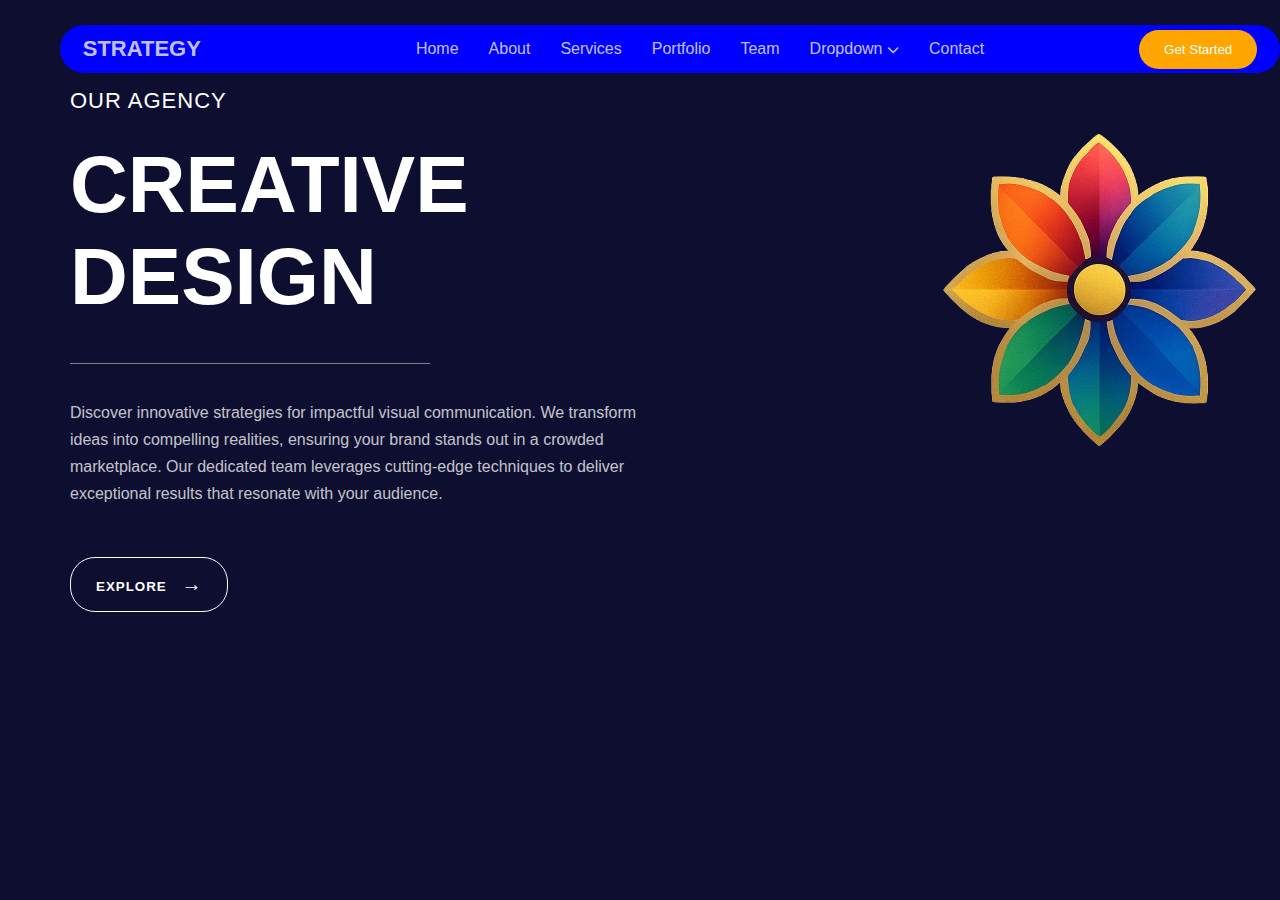
<file: index.html>
<!DOCTYPE html>
<html lang="en">
<head>
    <meta charset="UTF-8">
    <meta name="viewport" content="width=device-width, initial-scale=1.0">
    <title>index</title>
    <link rel="stylesheet" href="index.css">
    <link rel="stylesheet" href="css/brands.css">
    <link rel="stylesheet" href="css/fontawesome.css">
    <link rel="stylesheet" href="css/solid.css">
    <link rel="stylesheet" href="css/all.css">    
</head>
<body> 
    <div class="top">
        <h3 class="one">STRATEGY</h3>
   
        <ul>
        <li><a href="./index.html" target="_blank">Home</a></li> 

        <li><a href="about.html" target="_blank">About</a></li>

        <li><a href="services.html" target="_blank">Services</a></li>

        <li><a href="portfolio.html" target="_blank">Portfolio</a></li>

        <li><a href="team.html" target="_blank">Team</a></li>

        <li class="dropdown"><a href="">Dropdown <i class="fa-solid fa-chevron-down"></i></a>
            <div class="contents">
            <a href="">Dropdown 1</a>

            <a href="">Dropdown 2</a>

            <a href="">Dropdown 3</a>

            <a href="">Dropdown 4</a> 
            </div>   
        </li>

        <li><a href="contact.html" target="_blank">Contact</a></li>
        </ul>
 
        <button class="two"><a href="./index.html" target="_blank">Get Started</a></button> 
    </div>

    <div class="main">
        <h3 class="three">OUR AGENCY</h3>

        <div class="mini">
        <h1 class="four">CREATIVE <span class="five">DESIGN</span> </h1> 
        </div>      
                      
        <p class="six">Discover innovative strategies for impactful visual communication. We transform <span class="seven"> ideas into compelling realities, ensuring your brand stands out in a crowded</span> <span class="eight"> marketplace. Our dedicated team leverages cutting-edge techniques to deliver</span>exceptional results that resonate with your audience.</p>

        <button class="nine"> <a href="about.html" target="_blank"> EXPLORE <span class="arrow">→</span></a></button>
    </div>

    <div class="logo">
    <img src="IMAGES/ChatGPT_Image_Jun_22__2025__09_40_12_PM-removebg-preview.png" alt="logo">  
    </div>
</body>
</html>
</file>
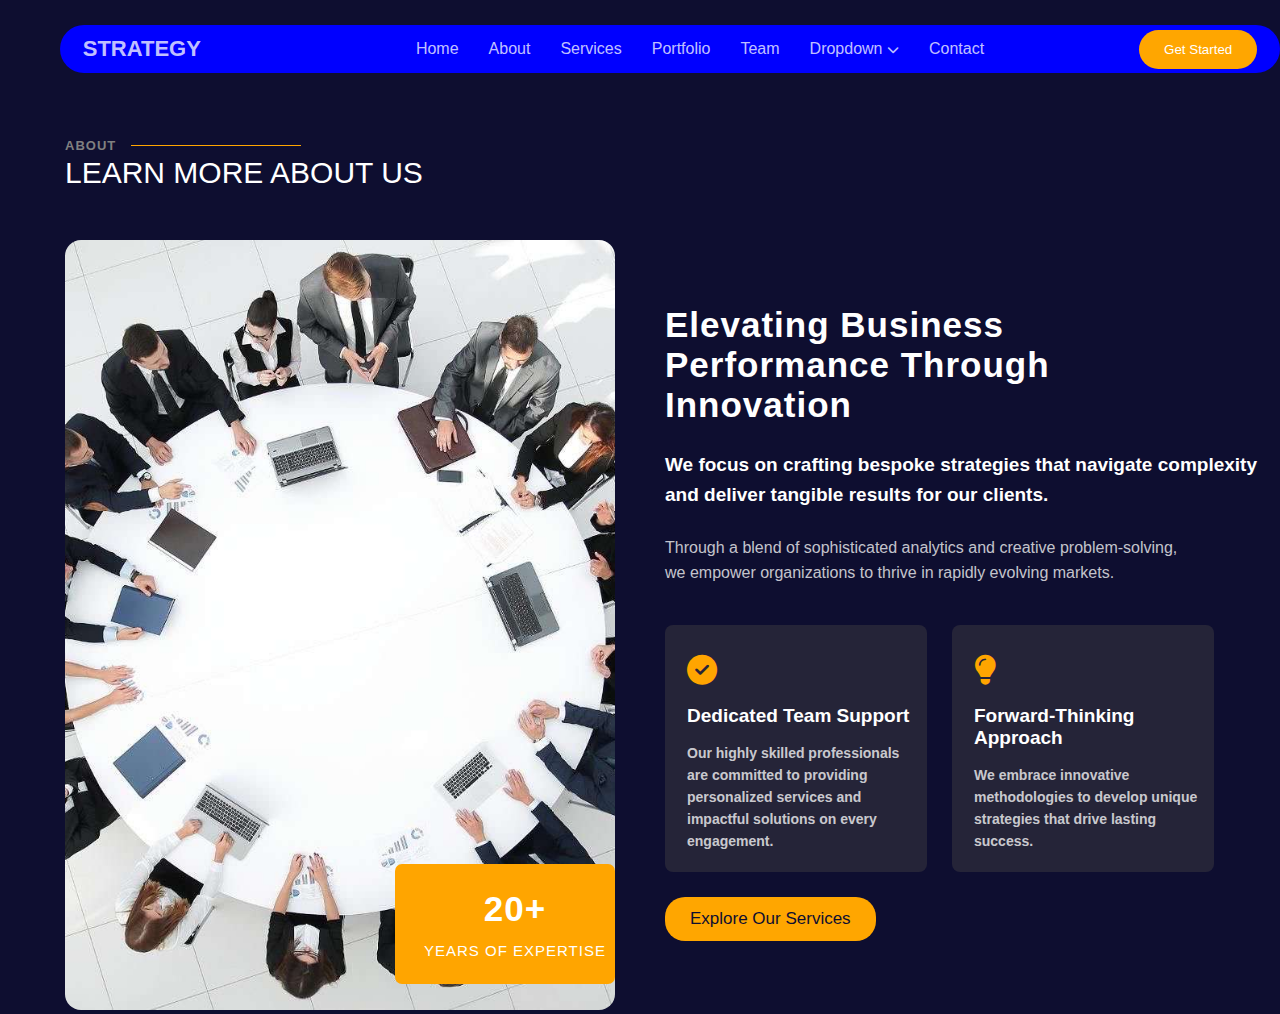
<file: about.html>
<!DOCTYPE html>
<html lang="en">
<head>
    <meta charset="UTF-8">
    <meta name="viewport" content="width=device-width, initial-scale=1.0">
    <title>about</title>
    <link rel="stylesheet" href="about.css">
    <link rel="stylesheet" href="css/brands.css">
    <link rel="stylesheet" href="css/fontawesome.css">
    <link rel="stylesheet" href="css/solid.css">
</head>
<body>
    <div class="top">
        <h3 class="one">STRATEGY</h3>
   
        <ul>
        <li><a href="index.html" target="_blank">Home</a></li> 

        <li><a href="./about.html" target="_blank">About</a></li> 

        <li><a href="services.html" target="_blank">Services</a></li>

        <li><a href="portfolio.html" target="_blank">Portfolio</a></li>

        <li><a href="team.html" target="_blank">Team</a></li>

        <li class="dropdown"><a href="">Dropdown <i class="fa-solid fa-chevron-down"></i></a>
            <div class="contents">
            <a href="">Dropdown 1</a>

            <a href="">Dropdown 2</a>

            <a href="">Dropdown 3</a>

            <a href="">Dropdown 4</a>
            </div>   
        </li>

        <li><a href="contact.html" target="_blank">Contact</a></li>
        </ul>

        <button class="two"> <a href="index.html" target="_blank">Get Started</a></button> 
    </div>

    <div class="main">
        <h4 class="three">ABOUT <span class="line"></span></h4>

        <h2 class="four">LEARN MORE ABOUT US</h2>

        <div class="inside">
            <div class="pic">
              <img class="five" src="IMAGES/diffpeople.jpg" alt="picture">
              <div class="pictext">
                 <div class="pictext1">20+ <span class="pictext2">YEARS OF EXPERTISE</span> </div>
              </div>
            </div>

            <div class="inside1"> 
                <h3 class="six">Elevating Business <span class="seven"> Performance Through</span> Innovation</h3>
                                                                                                                                                                         
                <p class="eight">We focus on crafting bespoke strategies that navigate complexity <span class="nine"> and deliver tangible results for our clients.</span></p>
            
                <p class="ten">Through a blend of sophisticated analytics and creative problem-solving,<span class="eleven"> we empower organizations to thrive in rapidly evolving markets.</span></p>

                <div class="box">
                  <div class="box1">
                     <i class="fa-solid fa-circle-check"></i>
   
                     <h4 class="twelve">Dedicated Team Support</h4> 

                     <p class="fourteen">Our highly skilled professionals <span class="fifteen">are committed to providing</span>personalized services and <span class="sixteen">impactful solutions on every</span>engagement.</p>
                  </div>

                  <div class="box1">
                     <i class="fa-solid fa-lightbulb"></i>

                     <h4 class="twelve">Forward-Thinking <span class="thirteen">Approach</span></h4>

                     <p class="fourteen">We embrace innovative <span class="fifteen">methodologies to develop unique</span>strategies that drive lasting <span class="sixteen">success.</span></p>
                   </div>
                </div>

                <button class="seventeen"><a href="services.html" target="_blank"> Explore Our Services</a></button>
            </div>
        </div>
    </div>


</body>
</html>
</file>
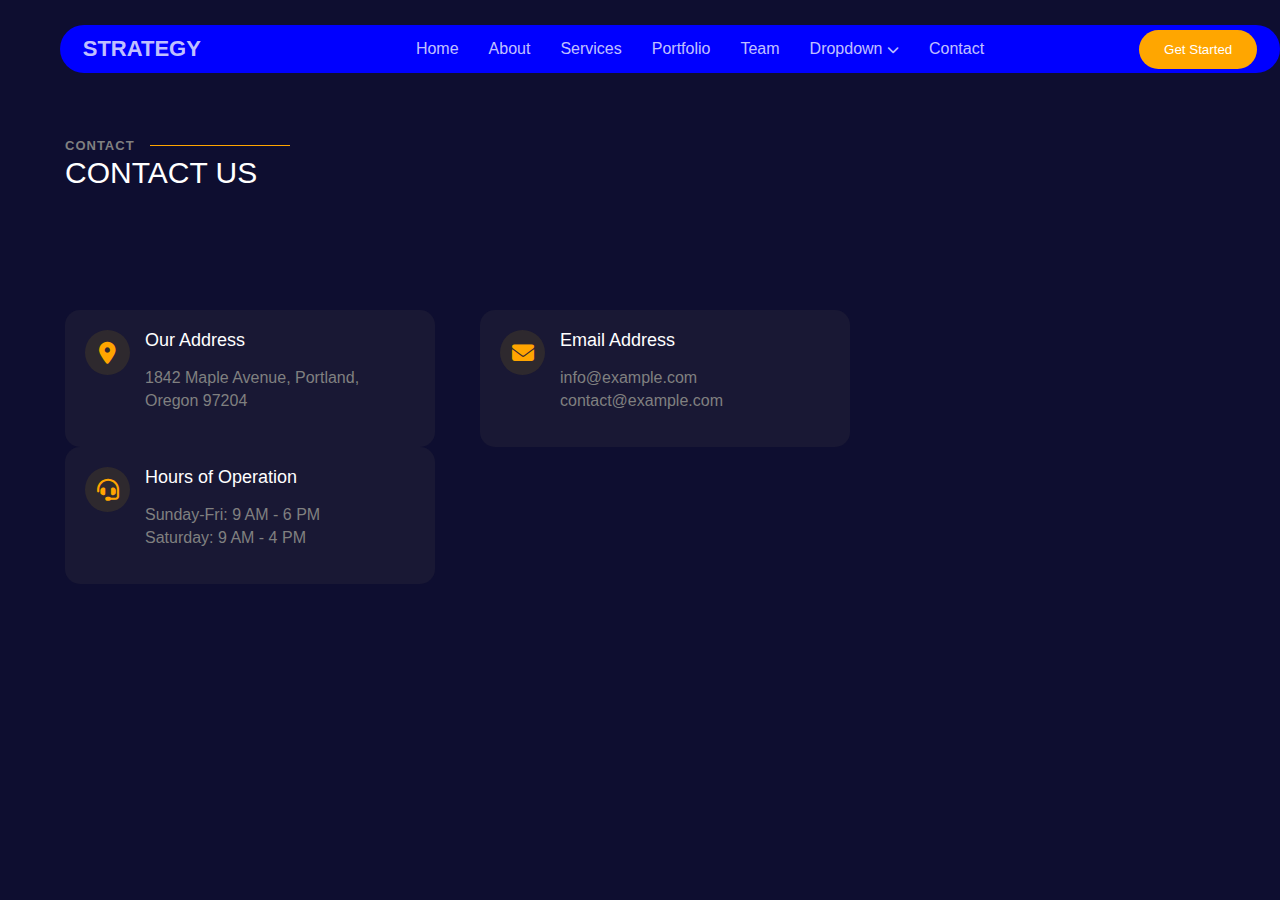
<file: contact.html>
<!DOCTYPE html>
<html lang="en">
<head>
    <meta charset="UTF-8">
    <meta name="viewport" content="width=device-width, initial-scale=1.0">
    <title>contact</title>
    <link rel="stylesheet" href="contact.css">
    <link rel="stylesheet" href="css/brands.css">
    <link rel="stylesheet" href="css/fontawesome.css">
    <link rel="stylesheet" href="css/solid.css">
</head>
<body>
    <div class="top">
        <h3 class="one">STRATEGY</h3>
   
        <ul>
          <li><a href="index.html" target="_blank">Home</a></li> 

          <li><a href="about.html" target="_blank">About</a></li>

          <li><a href="services.html" target="_blank">Services</a></li>

          <li><a href="portfolio.html" target="_blank">Portfolio</a></li>

          <li><a href="team.html" target="_blank">Team</a></li>

          <li class="dropdown"><a href="">Dropdown <i class="fa-solid fa-chevron-down"></i></a>
              <div class="contents">
                 <a href="">Dropdown 1</a>

                 <a href="">Dropdown 2</a>

                 <a href="">Dropdown 3</a>

                 <a href="">Dropdown 4</a>
              </div>   
          </li>
                              
          <li><a href="./contact.html" target="_blank">Contact</a></li>
        </ul>

        <button class="two"><a href="index.html" target="_blank">Get Started</a></button> 
    </div>

    <div class="main">
        <h4 class="three">CONTACT <span class="line"></span></h4>

        <h2 class="four">CONTACT US</h2>

        <div class="inside">                                                                    
            <div class="inside1">
                <div class="inside11">
                  <i class="fa-solid fa-location-dot"></i>                                      
                </div>

                <div class="inside12">
                  <h4 class="five">Our Address</h4>

                  <p class="six">1842 Maple Avenue, Portland, <span class="seven">Oregon 97204</span></p>
                </div>
            </div>

            <div class="inside1">
                <div class="inside11">
                  <i class="fa-solid fa-envelope"></i>                             
                </div>

                <div class="inside12">
                  <h4 class="five">Email Address</h4>

                  <p class="six">info@example.com <span class="seven">contact@example.com</span></p>
                </div>
            </div>

            <div class="inside1">
                <div class="inside11">
                  <i class="fa-solid fa-headset"></i>     
                </div>

                <div class="inside12">
                  <h4 class="five">Hours of Operation</h4>

                  <p class="six">Sunday-Fri: 9 AM - 6 PM <span class="seven">Saturday: 9 AM - 4 PM</span></p>         
                </div>
            </div>
    </div>

</body>
</html>
</file>
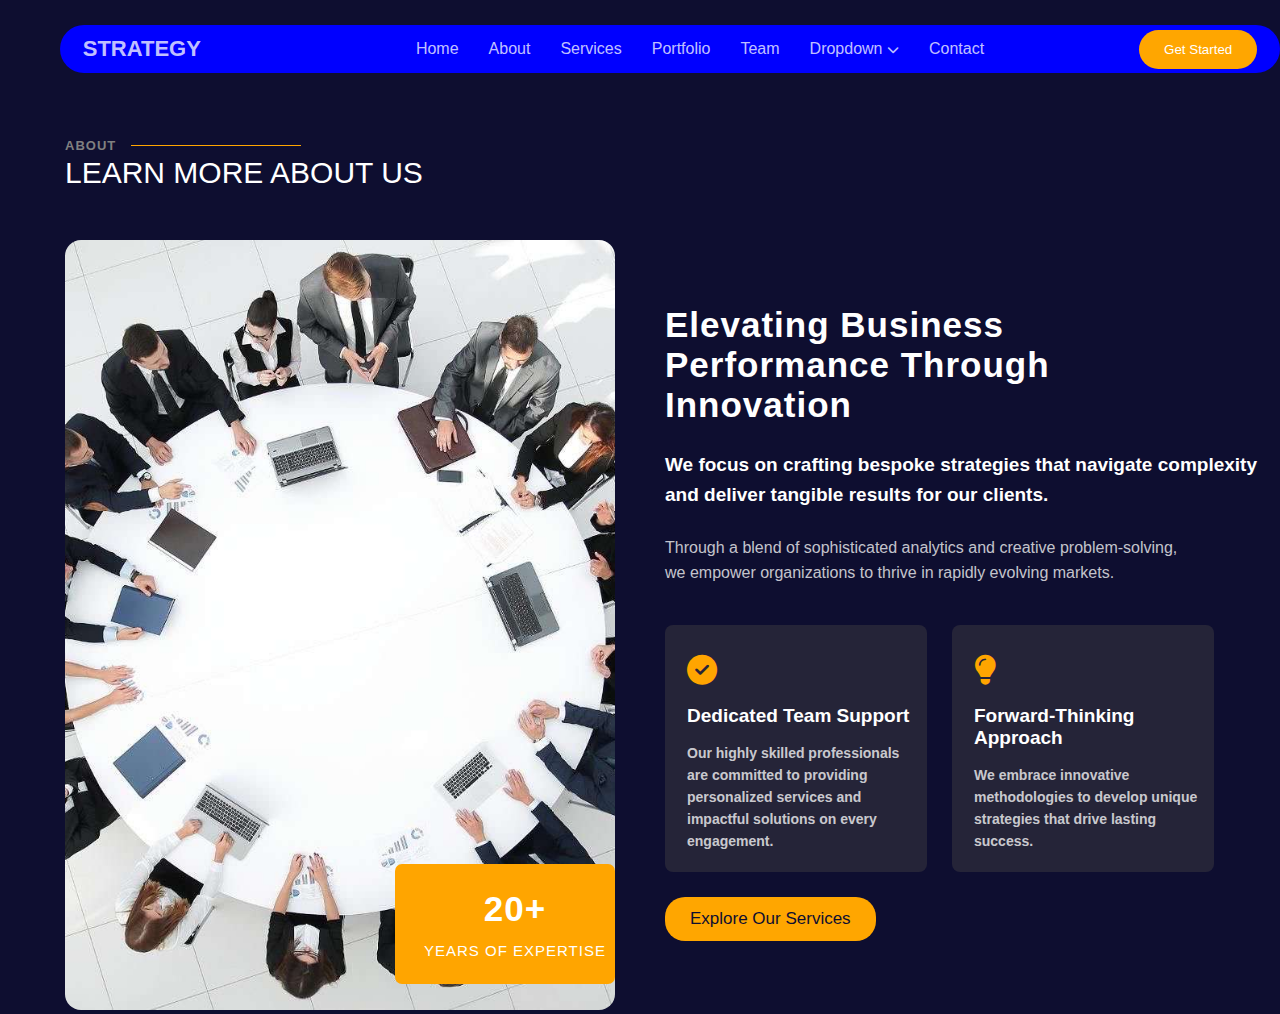
<file: ITProject2.html>
<!DOCTYPE html>
<html lang="en">
<head>
    <meta charset="UTF-8">
    <meta name="viewport" content="width=device-width, initial-scale=1.0">
    <title>ITProject2</title>
    <link rel="stylesheet" href="ITProject2.css">
    <link rel="stylesheet" href="css/brands.css">
    <link rel="stylesheet" href="css/fontawesome.css">
    <link rel="stylesheet" href="css/solid.css">
</head>
<body>
    <div class="top">
        <h3 class="one">STRATEGY</h3>
   
        <ul>
        <li><a href="index.html" target="_blank">Home</a></li> 

        <li><a href="ITProject2.html" target="_blank">About</a></li> 

        <li><a href="ITProject3.html" target="_blank">Services</a></li>

        <li><a href="ITProject4.html" target="_blank">Portfolio</a></li>

        <li><a href="ITProject5.html" target="_blank">Team</a></li>

        <li class="dropdown"><a href="">Dropdown <i class="fa-solid fa-chevron-down"></i></a>
            <div class="contents">
            <a href="">Dropdown 1</a>

            <a href="">Dropdown 2</a>

            <a href="">Dropdown 3</a>

            <a href="">Dropdown 4</a>
            </div>   
        </li>

        <li><a href="ITProject6.html" target="_blank">Contact</a></li>
        </ul>

        <button class="two"> <a href="index.html" target="_blank">Get Started</a></button> 
    </div>

    <div class="main">
        <h4 class="three">ABOUT <span class="line"></span></h4>

        <h2 class="four">LEARN MORE ABOUT US</h2>

        <div class="inside">
            <div class="pic">
              <img class="five" src="IMAGES/diffpeople.jpg" alt="picture">
              <div class="pictext">
                 <div class="pictext1">20+ <span class="pictext2">YEARS OF EXPERTISE</span> </div>
              </div>
            </div>

            <div class="inside1"> 
                <h3 class="six">Elevating Business <span class="seven"> Performance Through</span> Innovation</h3>
                                                                                                                                                                         
                <p class="eight">We focus on crafting bespoke strategies that navigate complexity <span class="nine"> and deliver tangible results for our clients.</span></p>
            
                <p class="ten">Through a blend of sophisticated analytics and creative problem-solving,<span class="eleven"> we empower organizations to thrive in rapidly evolving markets.</span></p>

                <div class="box">
                  <div class="box1">
                     <i class="fa-solid fa-circle-check"></i>
   
                     <h4 class="twelve">Dedicated Team Support</h4> 

                     <p class="fourteen">Our highly skilled professionals <span class="fifteen">are committed to providing</span>personalized services and <span class="sixteen">impactful solutions on every</span>engagement.</p>
                  </div>

                  <div class="box1">
                     <i class="fa-solid fa-lightbulb"></i>

                     <h4 class="twelve">Forward-Thinking <span class="thirteen">Approach</span></h4>

                     <p class="fourteen">We embrace innovative <span class="fifteen">methodologies to develop unique</span>strategies that drive lasting <span class="sixteen">success.</span></p>
                   </div>
                </div>

                <button class="seventeen"><a href="ITProject3.html" target="_blank"> Explore Our Services</a></button>
            </div>
        </div>
    </div>


</body>
</html>
</file>
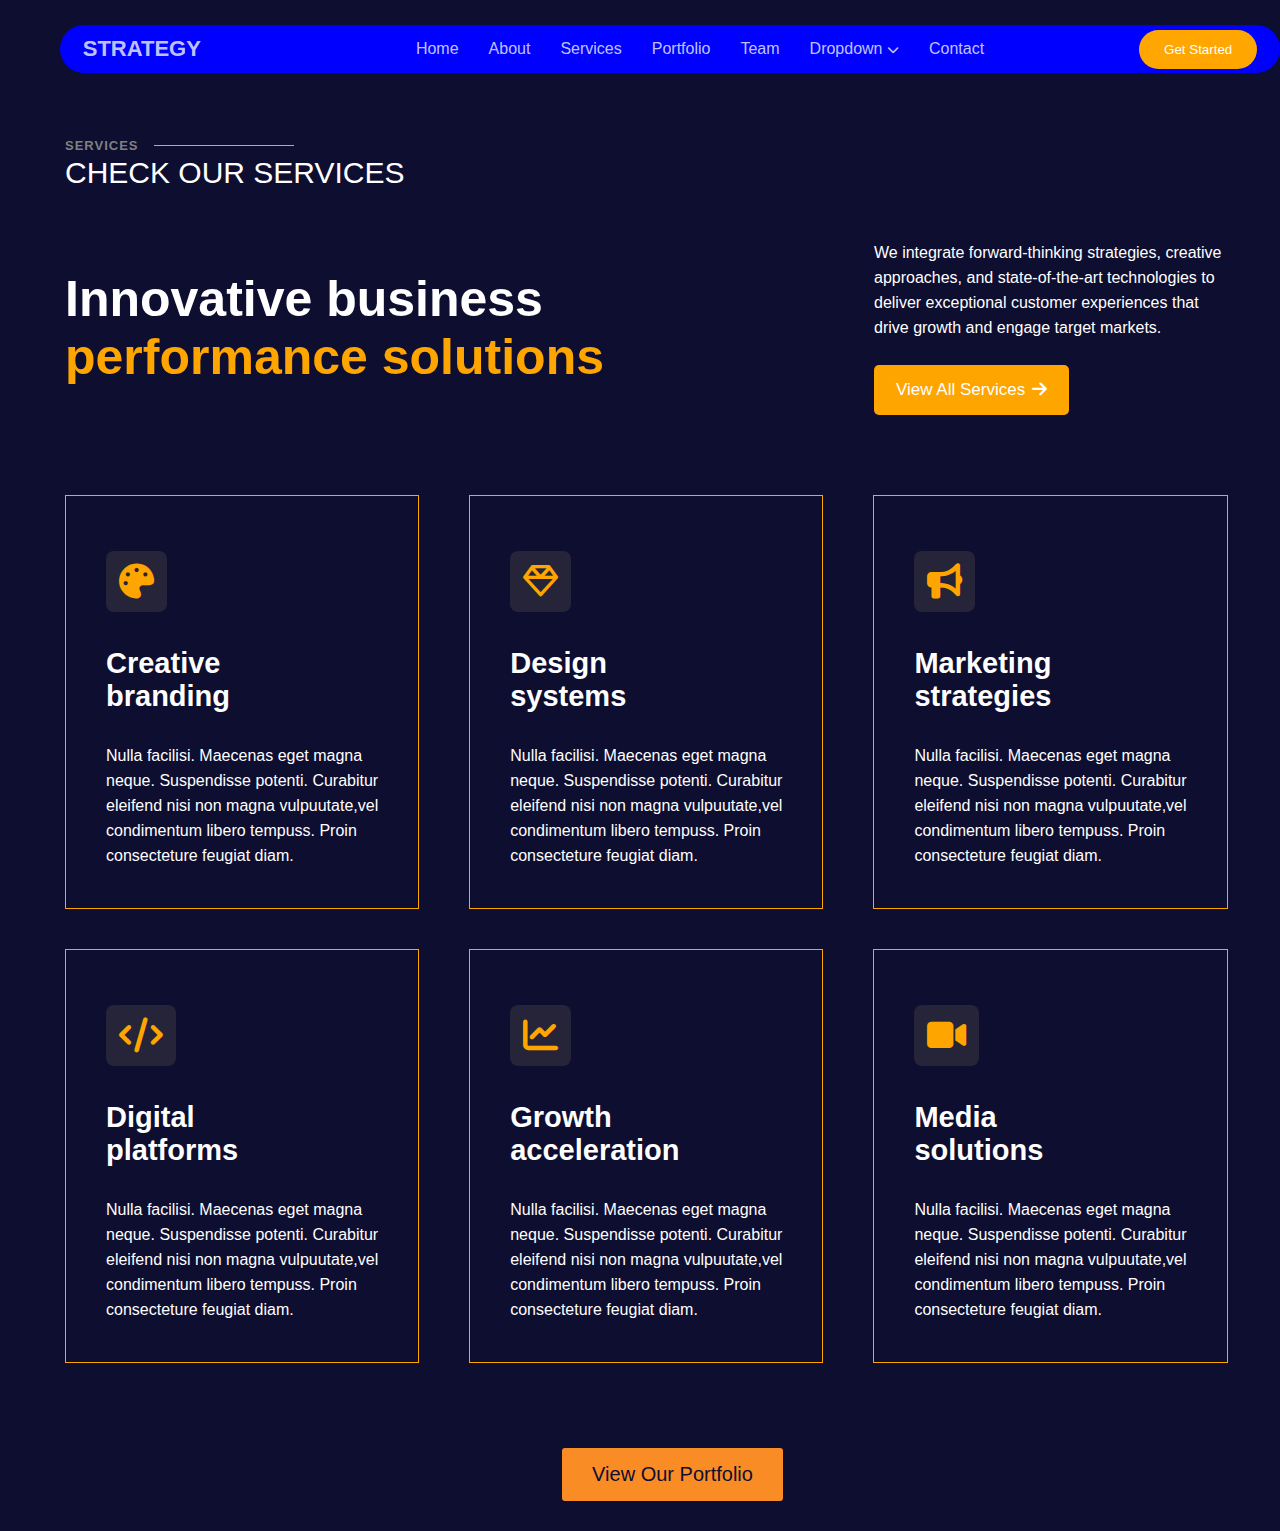
<file: ITProject3.html>
<!DOCTYPE html>
<html lang="en">
<head>
    <meta charset="UTF-8">
    <meta name="viewport" content="width=device-width, initial-scale=1.0">
    <title>ITProject3</title>
    <link rel="stylesheet" href="ITProject3.css">
    <link rel="stylesheet" href="css/brands.css">
    <link rel="stylesheet" href="css/fontawesome.css">
    <link rel="stylesheet" href="css/solid.css">
    <link rel="stylesheet" href="css/regular.css">
    <link rel="stylesheet" href="css/all.css">
</head>
<body>
    <div class="top">
        <h3 class="one">STRATEGY</h3>
   
        <ul>
        <li><a href="index.html" target="_blank">Home</a></li> 

        <li><a href="ITProject2.html" target="_blank">About</a></li>

        <li><a href="ITProject3.html" target="_blank">Services</a></li>

        <li><a href="ITProject4.html" target="_blank">Portfolio</a></li>

        <li><a href="ITProject5.html" target="_blank">Team</a></li>

        <li class="dropdown"><a href="">Dropdown <i class="fa-solid fa-chevron-down"></i></a>
            <div class="contents">
            <a href="">Dropdown 1</a>

            <a href="">Dropdown 2</a>

            <a href="">Dropdown 3</a>

            <a href="">Dropdown 4</a>
            </div>   
        </li>

        <li><a href="ITProject6.html" target="_blank">Contact</a></li>
        </ul>

        <button class="two"><a href="index.html" target="_blank">Get Started</a></button> 
    </div>

    <div class="main">
        <h4 class="three">SERVICES <span class="line"></span></h4>

        <h2 class="four">CHECK OUR SERVICES</h2>

        <div class="inside">
            <h1 class="five">Innovative business <span class="six">performance solutions</span></h1>

            <div class="inside1">
                <p class="seven">We integrate forward-thinking strategies, creative <span class="eight">approaches, and state-of-the-art technologies to</span> deliver exceptional customer experiences that<span class="nine">drive growth and engage target markets.</span></p>

                <button class="ten"><a href="ITProject3.html" target="_blank">View All Services</a><span class="fa-solid fa-arrow-right"></span></button>
            </div>
        </div>

        <div class="all">
            <div class="each">
                <button class="each1">
                  <i class="fa-solid fa-palette"></i>
                </button>

                <h4 class="eleven">Creative <span class="twelve"> branding</span></h4>

                <p class="thirteen">Nulla facilisi. Maecenas eget magna <span class="fourteen">neque. Suspendisse potenti. Curabitur</span>eleifend nisi non magna vulpuutate,vel <span class="fifteen">condimentum libero tempuss. Proin </span>consecteture feugiat diam. </p>
            </div>

            <div class="each">
                <button class="each1">
                 <i class="fa-regular fa-gem"></i>
                </button>

                <h4 class="eleven">Design <span class="twelve"> systems</span></h4>

                <p class="thirteen">Nulla facilisi. Maecenas eget magna <span class="fourteen">neque. Suspendisse potenti. Curabitur</span>eleifend nisi non magna vulpuutate,vel <span class="fifteen">condimentum libero tempuss. Proin </span>consecteture feugiat diam. </p>
            </div>

            <div class="each">
                <button class="each1">
                  <i class="fa-solid fa-bullhorn"></i>  
                </button>

                <h4 class="eleven">Marketing <span class="twelve"> strategies</span></h4>      

                <p class="thirteen">Nulla facilisi. Maecenas eget magna <span class="fourteen">neque. Suspendisse potenti. Curabitur</span>eleifend nisi non magna vulpuutate,vel <span class="fifteen">condimentum libero tempuss. Proin </span>consecteture feugiat diam. </p>
            </div>

            <div class="each">
                <button class="each1">
                  <i class="fa-solid fa-code"></i> 
                </button>

                <h4 class="eleven">Digital <span class="twelve"> platforms</span></h4> 

                <p class="thirteen">Nulla facilisi. Maecenas eget magna <span class="fourteen">neque. Suspendisse potenti. Curabitur</span>eleifend nisi non magna vulpuutate,vel <span class="fifteen">condimentum libero tempuss. Proin </span>consecteture feugiat diam. </p>
            </div>

            <div class="each">
                <button class="each1">
                  <i class="fa-solid fa-chart-line"></i> 
                </button>

                <h4 class="eleven">Growth <span class="twelve"> acceleration</span></h4> 

                <p class="thirteen">Nulla facilisi. Maecenas eget magna <span class="fourteen">neque. Suspendisse potenti. Curabitur</span>eleifend nisi non magna vulpuutate,vel <span class="fifteen">condimentum libero tempuss. Proin </span>consecteture feugiat diam. </p>
            </div>

            <div class="each">
                <button class="each1">
                  <i class="fa-solid fa-video"></i>                  
                </button>

                <h4 class="eleven">Media <span class="twelve"> solutions</span></h4> 

                <p class="thirteen">Nulla facilisi. Maecenas eget magna <span class="fourteen">neque. Suspendisse potenti. Curabitur</span>eleifend nisi non magna vulpuutate,vel <span class="fifteen">condimentum libero tempuss. Proin </span>consecteture feugiat diam. </p>
            </div>
        </div>

        <button class="sixteen"><a href="ITProject4.html" target="_blank"> View Our Portfolio</a></button> 


    </div>
    
</body>
</html>
</file>
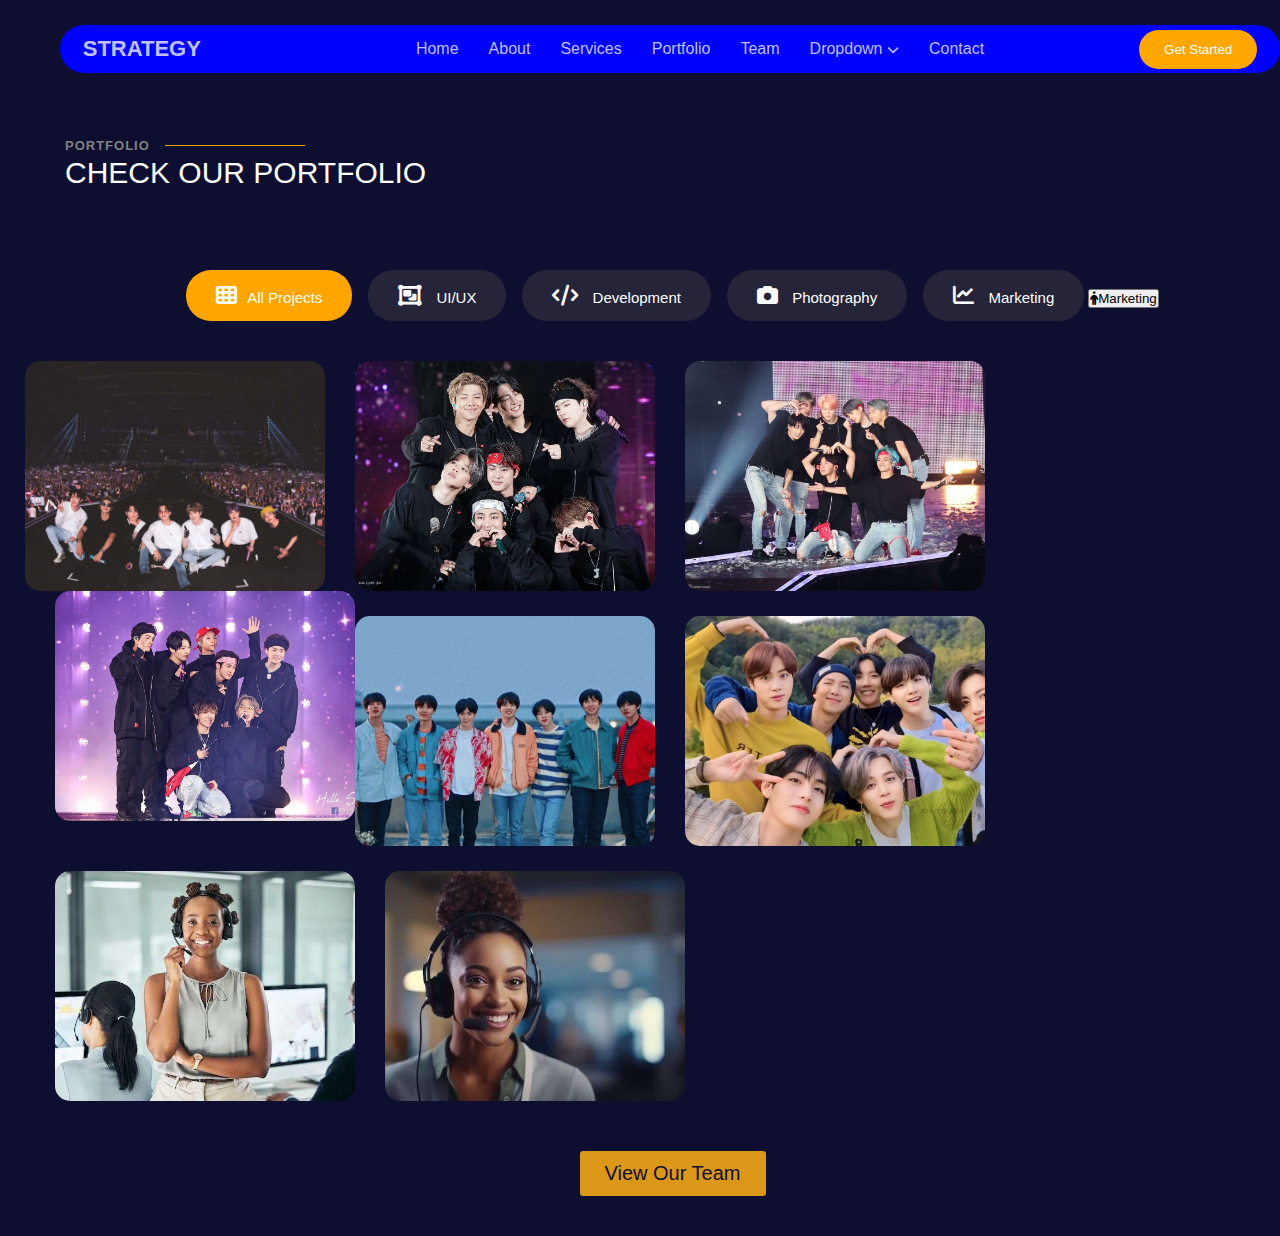
<file: ITProject4.html>
<!DOCTYPE html>
<html lang="en">
<head>
    <meta charset="UTF-8">
    <meta name="viewport" content="width=device-width, initial-scale=1.0">
    <title>ITProject4</title>
    <link rel="stylesheet" href="ITProject4.css">
    <link rel="stylesheet" href="css/brands.css">
    <link rel="stylesheet" href="css/fontawesome.css">
    <link rel="stylesheet" href="css/solid.css">
</head>
<body>
    <div class="top">
        <h3 class="one">STRATEGY</h3>
   
        <ul>
          <li><a href="index.html" target="_blank">Home</a></li> 

          <li><a href="ITProject2.html" target="_blank">About</a></li>

          <li><a href="ITProject3.html" target="_blank">Services</a></li>

          <li><a href="ITProject4.html" target="_blank">Portfolio</a></li>

          <li><a href="ITProject5.html" target="_blank">Team</a></li>

          <li class="dropdown"><a href="">Dropdown <i class="fa-solid fa-chevron-down"></i></a>
              <div class="contents">
                 <a href="">Dropdown 1</a>

                 <a href="">Dropdown 2</a>

                 <a href="">Dropdown 3</a>

                 <a href="">Dropdown 4</a>
              </div>   
          </li>

          <li><a href="ITProject6.html" target="_blank">Contact</a></li>
        </ul>

        <button class="two"><a href="index.html" target="_blank">Get Started</a></button> 
    </div>

    <div class="main">
        <h4 class="three">PORTFOLIO <span class="line"></span></h4>

        <h2 class="four">CHECK OUR PORTFOLIO</h2>

        <div class="inside">
            <button class="five"><i class="fas fa-th"></i>All Projects</button>

            <button class="six"><i class="fas fa-object-group"></i> UI/UX</button>

            <button class="seven"><i class="fa-solid fa-code"></i> Development</button>

            <button class="eight"><i class="fa-solid fa-camera"></i> Photography</button>

            <button class="nine"><i class="fa-solid fa-chart-line"></i> Marketing</button>

            <button class="gf"><i class="fa-solid fa-person"></i>Marketing</button>
        </div>

        <div class="inside1">
            <img class="ten" src="IMAGES/bts.jpg" alt="bts">

            <img class="eleven" src="IMAGES/bts1.jpg" alt="bts1">

            <img class="twelve" src="IMAGES/bts2.jpg" alt="bts2">

            <img class="thirteen" src="IMAGES/bts3.jpg" alt="bts3">

            <img class="fourteen" src="IMAGES/bts4.jpg" alt="bts4">

            <img class="fifteen" src="IMAGES/bts5.jpg" alt="bts5">

            <img class="sixteen" src="IMAGES/call.jpg" alt="call">

            <img class="seventeen" src="IMAGES/girlmic.jpg" alt="girlmic">
        </div>

        <button class="eighteen"><a href="ITProject5.html" target="_blank"> View Our Team</a></button> 
    </div>
</body>
</html>
</file>
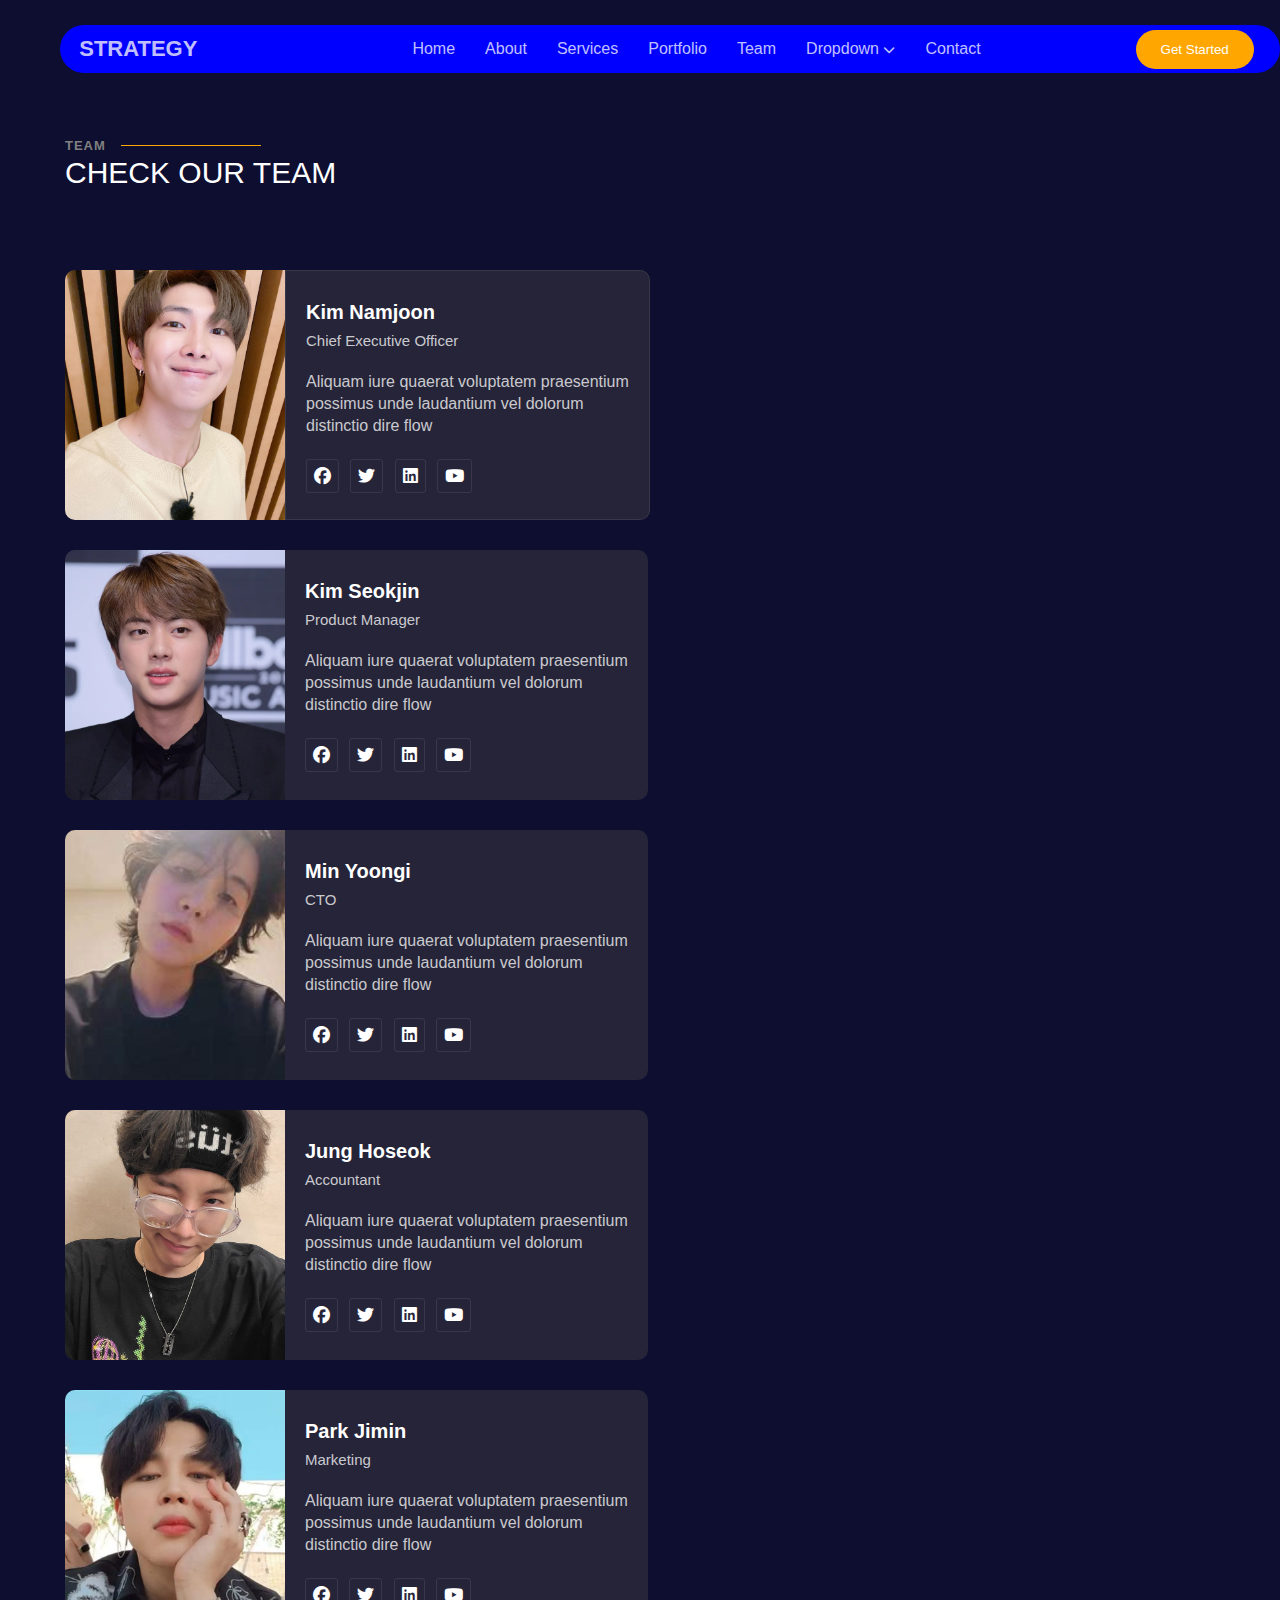
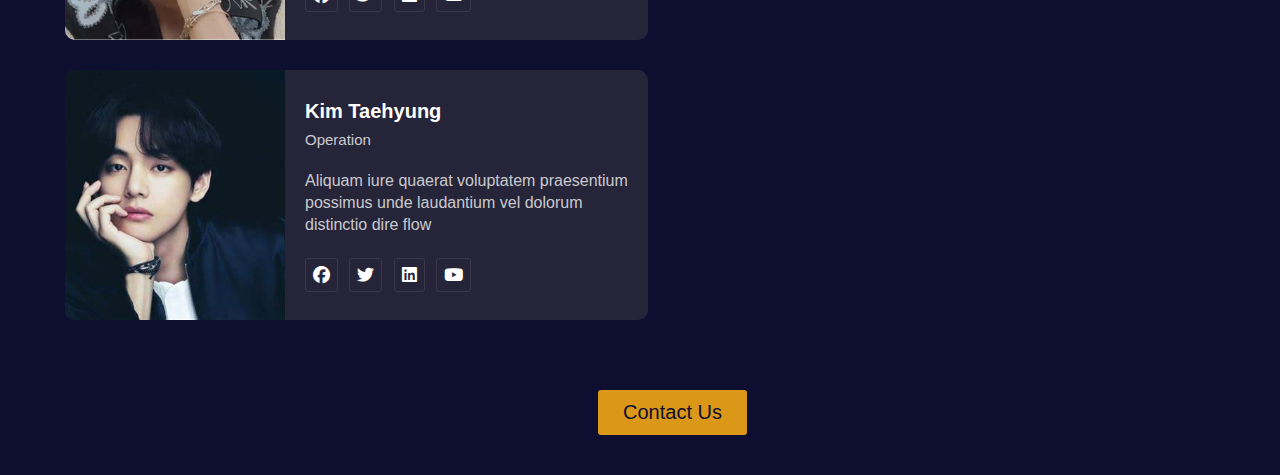
<file: ITProject5.html>
<!DOCTYPE html>
<html lang="en">
<head>
    <meta charset="UTF-8">
    <meta name="viewport" content="width=device-width, initial-scale=1.0">
    <title>ITProject5</title>
    <link rel="stylesheet" href="ITProject5.css">
    <link rel="stylesheet" href="css/brands.css">
    <link rel="stylesheet" href="css/fontawesome.css">
    <link rel="stylesheet" href="css/solid.css">
</head>
<body>
    <div class="top">
        <h3 class="one">STRATEGY</h3>
   
        <ul>
          <li><a href="index.html" target="_blank">Home</a></li> 

          <li><a href="ITProject2.html" target="_blank">About</a></li>

          <li><a href="ITProject3.html" target="_blank">Services</a></li>

          <li><a href="ITProject4.html" target="_blank">Portfolio</a></li>

          <li><a href="ITProject5.html" target="_blank">Team</a></li>

          <li class="dropdown"><a href="">Dropdown <i class="fa-solid fa-chevron-down"></i></a>
              <div class="contents">
                 <a href="">Dropdown 1</a>

                 <a href="">Dropdown 2</a>

                 <a href="">Dropdown 3</a>

                 <a href="">Dropdown 4</a>
              </div>   
          </li>

          <li><a href="ITProject6.html" target="_blank">Contact</a></li>
        </ul>

        <button class="two"><a href="index.html" target="_blank">Get Started</a> </button> 
    </div>

    <div class="main">
        <h4 class="three">TEAM <span class="line"></span></h4>

        <h2 class="four">CHECK OUR TEAM</h2>

        <div class="inside">
            <div class="inside1">
                <div class="inside11">
                <img class="five" src="IMAGES/namjoon1.jpg" alt="">  
                </div>

                <div class="inside12">
                <div class="inside2">
                    <h4 class="six">Kim Namjoon</h4>

                    <p class="seven">Chief Executive Officer</p>

                    <p class="eight">Aliquam iure quaerat voluptatem praesentium <span class="nine">possimus unde laudantium vel dolorum</span>distinctio dire flow</p>

                    <div class="ten">
                    <button><i class="fab fa-facebook"></i></button>

                    <button><i class="fab fa-twitter"></i></button>

                    <button><i class="fa-brands fa-linkedin"></i></button>

                    <button><i class="fab fa-youtube"></i></button>  
                    </div>
                </div>
                </div>
            </div>

            <div class="inside1">
                <img class="five" src="IMAGES/seokjin.webp" alt=""> 

                <div class="inside2">
                    <h4 class="six">Kim Seokjin</h4>

                    <p class="seven">Product Manager</p>

                    <p class="eight">Aliquam iure quaerat voluptatem praesentium <span class="nine">possimus unde laudantium vel dolorum</span>distinctio dire flow</p>

                    <div class="ten">
                    <button><i class="fab fa-facebook"></i></button>

                    <button><i class="fab fa-twitter"></i></button>

                    <button><i class="fa-brands fa-linkedin"></i></button>

                    <button><i class="fab fa-youtube"></i></button>
                    </div>
                </div>
            </div>

            <div class="inside1">
                <img class="five" src="IMAGES/suga1.jpg" alt="">

                <div class="inside2">
                    <h4 class="six">Min Yoongi</h4>

                    <p class="seven">CTO</p>  

                    <p class="eight">Aliquam iure quaerat voluptatem praesentium <span class="nine">possimus unde laudantium vel dolorum</span>distinctio dire flow</p>

                    <div class="ten">
                    <button><i class="fab fa-facebook"></i></button>

                    <button><i class="fab fa-twitter"></i></button>

                    <button><i class="fa-brands fa-linkedin"></i></button>

                    <button><i class="fab fa-youtube"></i></button>
                    </div>
                </div>
            </div>

            <div class="inside1">
                <img class="five" src="IMAGES/jhope6.jpg" alt="">

                <div class="inside2">
                    <h4 class="six">Jung Hoseok</h4>

                    <p class="seven">Accountant</p>

                    <p class="eight">Aliquam iure quaerat voluptatem praesentium <span class="nine">possimus unde laudantium vel dolorum</span>distinctio dire flow</p>

                    <div class="ten">
                    <button><i class="fab fa-facebook"></i></button>

                    <button><i class="fab fa-twitter"></i></button>

                    <button><i class="fa-brands fa-linkedin"></i></button>

                    <button><i class="fab fa-youtube"></i></button>
                    </div>
                </div>
            </div>

            <div class="inside1">
                <img class="five" src="IMAGES/jimin5.webp" alt="">

                <div class="inside2">
                    <h4 class="six">Park Jimin</h4>

                    <p class="seven">Marketing</p>

                    <p class="eight">Aliquam iure quaerat voluptatem praesentium <span class="nine">possimus unde laudantium vel dolorum</span>distinctio dire flow</p>

                    <div class="ten">
                    <button><i class="fab fa-facebook"></i></button>

                    <button><i class="fab fa-twitter"></i></button>

                    <button><i class="fa-brands fa-linkedin"></i></button>

                    <button><i class="fab fa-youtube"></i></button>
                    </div>
                </div>
            </div>

            <div class="inside1">
                <img class="five" src="IMAGES/taehyung.jpg" alt="">

                <div class="inside2">
                    <h4 class="six">Kim Taehyung</h4>

                    <p class="seven">Operation</p>  

                    <p class="eight">Aliquam iure quaerat voluptatem praesentium <span class="nine">possimus unde laudantium vel dolorum</span>distinctio dire flow</p>

                    <div class="ten">
                    <button><i class="fab fa-facebook"></i></button>

                    <button><i class="fab fa-twitter"></i></button>

                    <button><i class="fa-brands fa-linkedin"></i></button>

                    <button><i class="fab fa-youtube"></i></button>
                    </div>
                </div>
            </div>
        </div>

        <button class="eleven"><a href="ITProject6.html" target="_blank"> Contact Us</a></button> 
    </div>
</body>
</html>
</file>
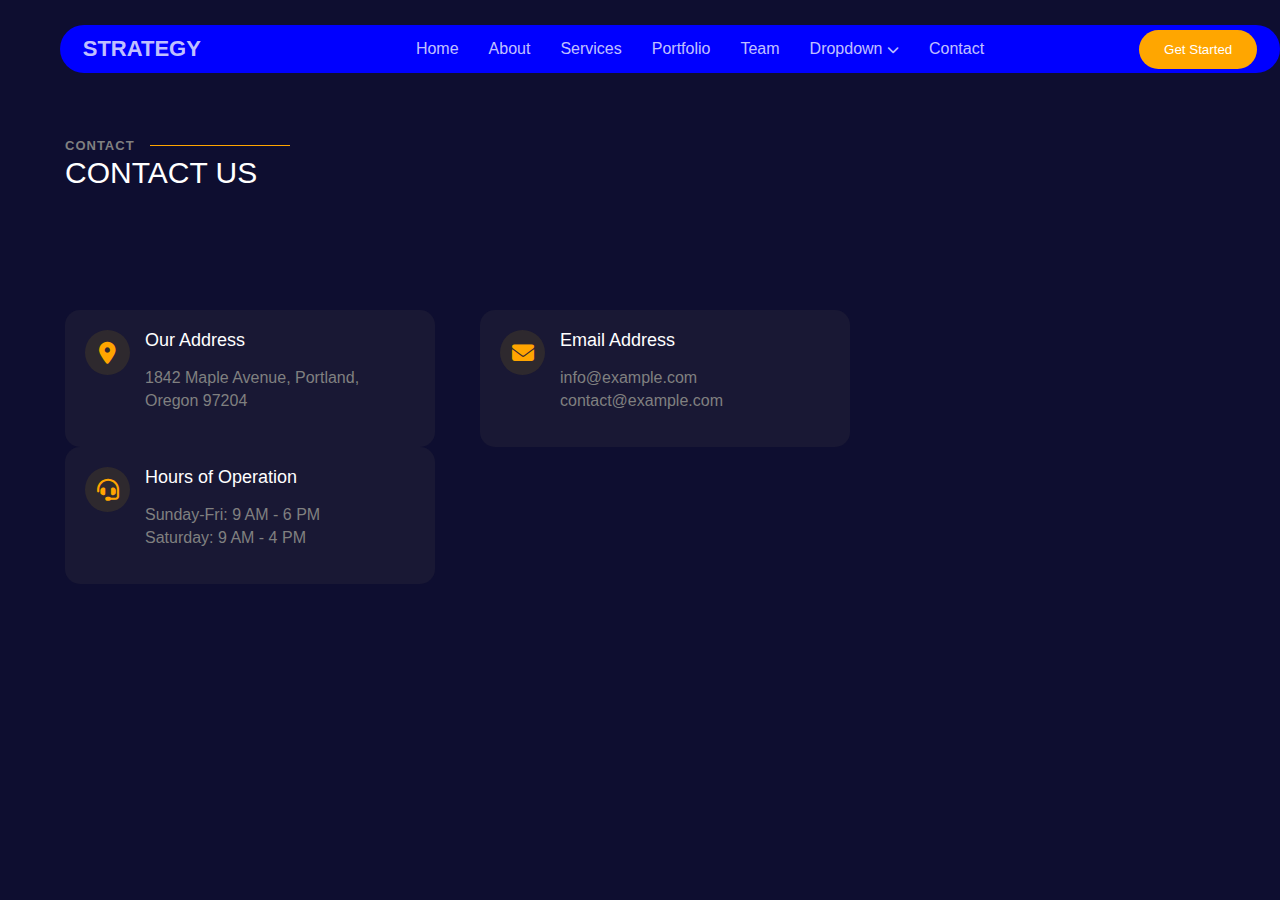
<file: ITProject6.html>
<!DOCTYPE html>
<html lang="en">
<head>
    <meta charset="UTF-8">
    <meta name="viewport" content="width=device-width, initial-scale=1.0">
    <title>ITProject6</title>
    <link rel="stylesheet" href="ITProject6.css">
    <link rel="stylesheet" href="css/brands.css">
    <link rel="stylesheet" href="css/fontawesome.css">
    <link rel="stylesheet" href="css/solid.css">
</head>
<body>
    <div class="top">
        <h3 class="one">STRATEGY</h3>
   
        <ul>
          <li><a href="index.html" target="_blank">Home</a></li> 

          <li><a href="ITProject2.html" target="_blank">About</a></li>

          <li><a href="ITProject3.html" target="_blank">Services</a></li>

          <li><a href="ITProject4.html" target="_blank">Portfolio</a></li>

          <li><a href="ITProject5.html" target="_blank">Team</a></li>

          <li class="dropdown"><a href="">Dropdown <i class="fa-solid fa-chevron-down"></i></a>
              <div class="contents">
                 <a href="">Dropdown 1</a>

                 <a href="">Dropdown 2</a>

                 <a href="">Dropdown 3</a>

                 <a href="">Dropdown 4</a>
              </div>   
          </li>
                              
          <li><a href="ITProject6.html" target="_blank">Contact</a></li>
        </ul>

        <button class="two"><a href="index.html" target="_blank">Get Started</a></button> 
    </div>

    <div class="main">
        <h4 class="three">CONTACT <span class="line"></span></h4>

        <h2 class="four">CONTACT US</h2>

        <div class="inside">                                                                    
            <div class="inside1">
                <div class="inside11">
                  <i class="fa-solid fa-location-dot"></i>                                      
                </div>

                <div class="inside12">
                  <h4 class="five">Our Address</h4>

                  <p class="six">1842 Maple Avenue, Portland, <span class="seven">Oregon 97204</span></p>
                </div>
            </div>

            <div class="inside1">
                <div class="inside11">
                  <i class="fa-solid fa-envelope"></i>                             
                </div>

                <div class="inside12">
                  <h4 class="five">Email Address</h4>

                  <p class="six">info@example.com <span class="seven">contact@example.com</span></p>
                </div>
            </div>

            <div class="inside1">
                <div class="inside11">
                  <i class="fa-solid fa-headset"></i>     
                </div>

                <div class="inside12">
                  <h4 class="five">Hours of Operation</h4>

                  <p class="six">Sunday-Fri: 9 AM - 6 PM <span class="seven">Saturday: 9 AM - 4 PM</span></p>         
                </div>
            </div>
    </div>

</body>
</html>
</file>
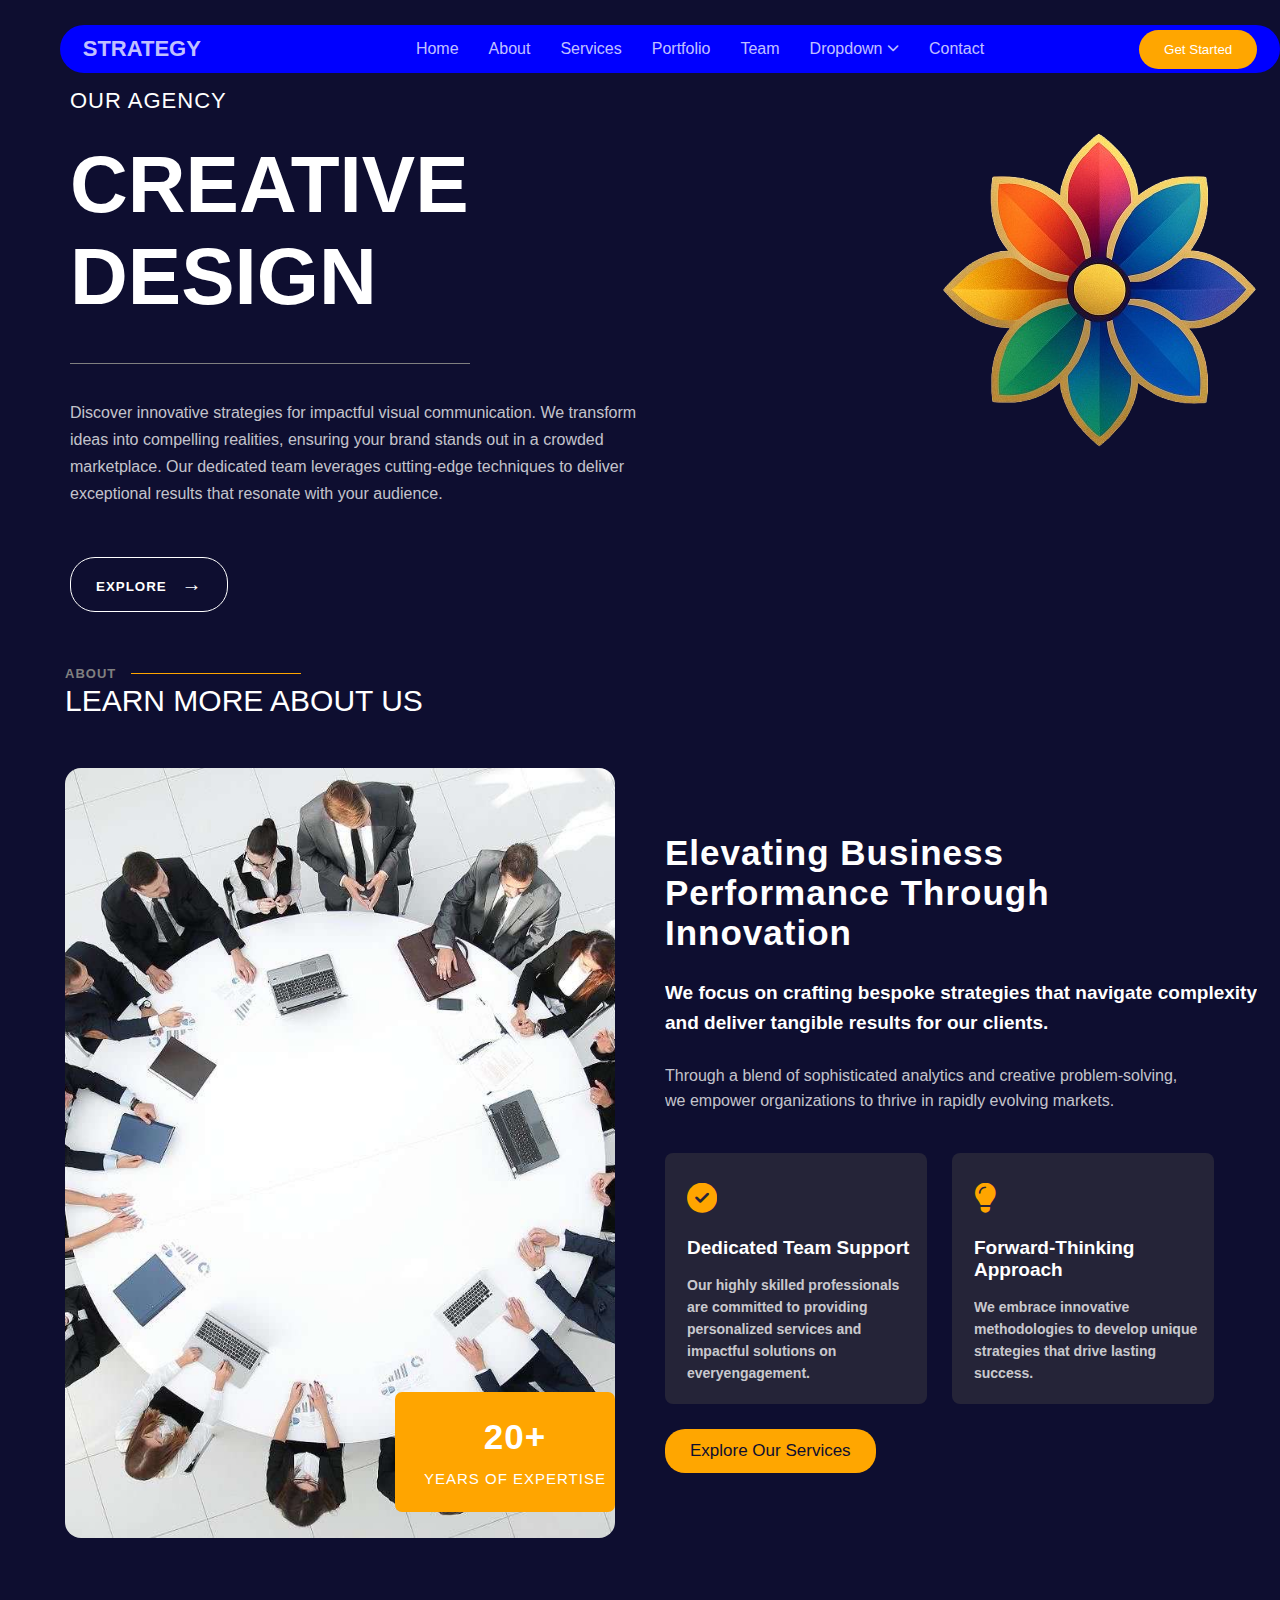
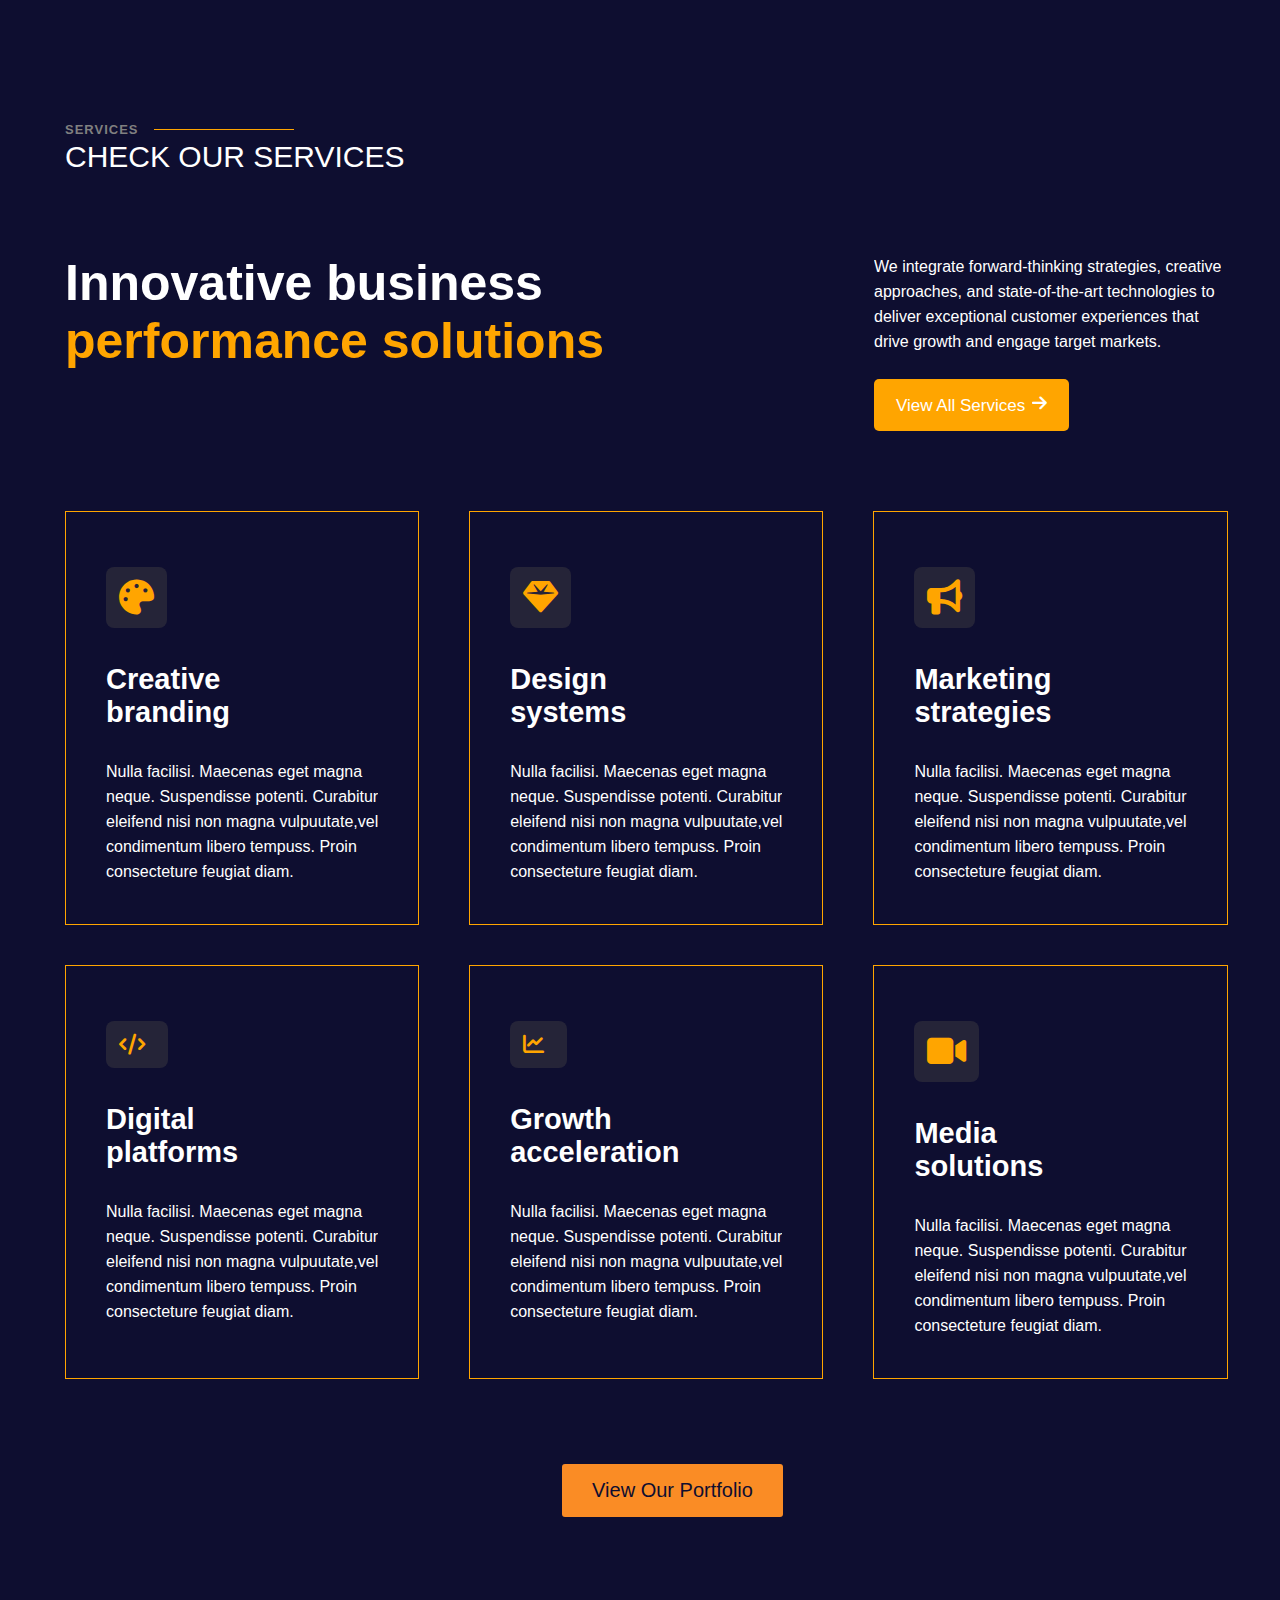
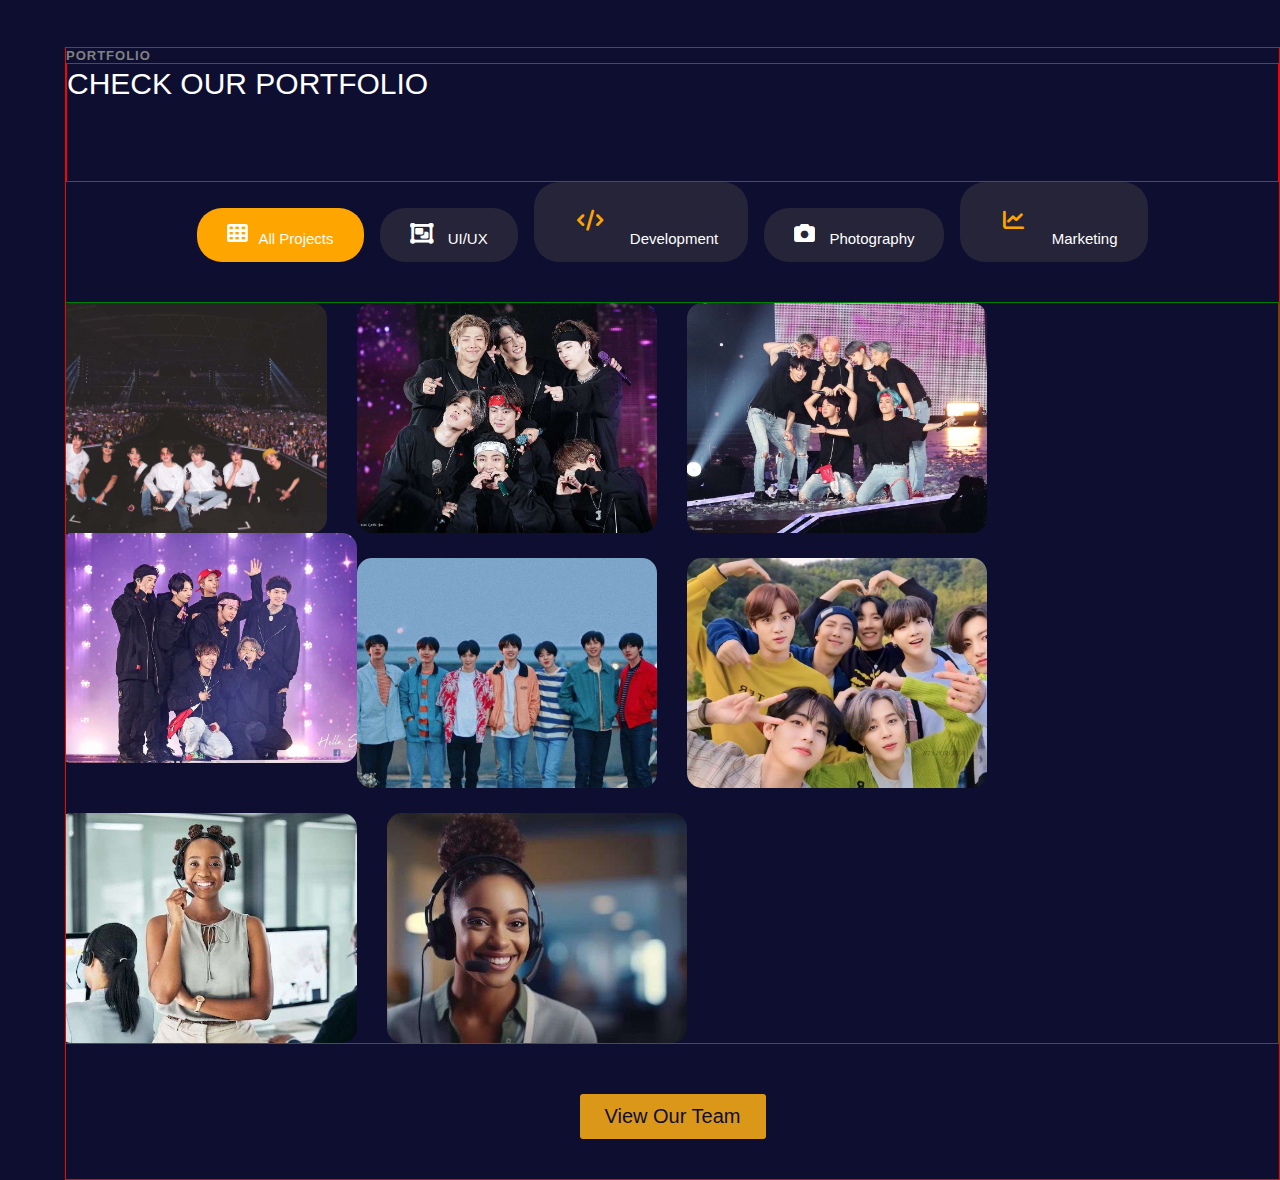
<file: new.html>
<!DOCTYPE html>
<html lang="en">
<head>
    <meta charset="UTF-8">
    <meta name="viewport" content="width=device-width, initial-scale=1.0">
    <title>new</title>
    <link rel="stylesheet" href="new.css">
    <link rel="stylesheet" href="css/brands.css">
    <link rel="stylesheet" href="css/fontawesome.css">
    <link rel="stylesheet" href="css/solid.css">
</head>
<body>
    <div class="top">
        <h3 class="one">STRATEGY</h3>
   
        <ul>
        <li><a href="ITProject1.html" target="_blank">Home</a></li> 

        <li><a href="#about">About</a></li>

        <li><a href="#services">Services</a></li>

        <li><a href="#portfolio">Portfolio</a></li>

        <li><a href="ITProject5.html" target="_blank">Team</a></li>

        <li class="dropdown"><a href="">Dropdown <i class="fa-solid fa-chevron-down"></i></a>
            <div class="contents">
            <a href="">Dropdown 1</a>

            <a href="">Dropdown 2</a>

            <a href="">Dropdown 3</a>

            <a href="">Dropdown 4</a> 
            </div>    
        </li>

        <li><a href="ITProject6.html" target="_blank">Contact</a></li>
        </ul>

        <button class="two"><a href="ITProject1.html" target="_blank">Get Started</a></button> 
    </div>

    <div class="main">
        <h3 class="three">OUR AGENCY</h3>

        <div class="mini">
        <h1 class="four">CREATIVE <span class="five">DESIGN</span> </h1> 
        </div>      
                      
        <p class="six">Discover innovative strategies for impactful visual communication. We transform <span class="seven"> ideas into compelling realities, ensuring your brand stands out in a crowded</span> <span class="eight"> marketplace. Our dedicated team leverages cutting-edge techniques to deliver</span>exceptional results that resonate with your audience.</p>

        <button class="nine"> <a href="ITProject2.html" target="_blank"> EXPLORE <span class="arrow">→</span></a></button>
    </div>

    <div class="logo">
    <img src="IMAGES/ChatGPT_Image_Jun_22__2025__09_40_12_PM-removebg-preview.png" alt="logo">
    </div>

    <div class="mainA" id="about">
        <h4 class="threeA">ABOUT <span class="lineA"></span></h4>

        <h2 class="fourA">LEARN MORE ABOUT US</h2>

        <div class="insideA">
            <div class="picA">
              <img class="fiveA" src="IMAGES/diffpeople.jpg" alt="picture">
              <div class="pictextA">
                 <div class="pictext1A">20+ <span class="pictext2A">YEARS OF EXPERTISE</span> </div>
              </div>
            </div>

            <div class="inside1A"> 
                <h3 class="sixA">Elevating Business <span class="sevenA"> Performance Through</span> Innovation</h3>
                                                                                                                                                                         
                <p class="eightA">We focus on crafting bespoke strategies that navigate complexity <span class="nineA"> and deliver tangible results for our clients.</span></p>
            
                <p class="tenA">Through a blend of sophisticated analytics and creative problem-solving,<span class="elevenA"> we empower organizations to thrive in rapidly evolving markets.</span></p>

                <div class="boxA">
                  <div class="box1A">
                     <i class="fa-solid fa-circle-check"></i>
   
                     <h4 class="twelveA">Dedicated Team Support</h4> 

                     <p class="fourteenA">Our highly skilled professionals <span class="fifteenA">are committed to providing</span>personalized services and <span class="sixteen">impactful solutions on every</span>engagement.</p>
                  </div>

                  <div class="box1A">              
                     <i class="fa-solid fa-lightbulb"></i>

                     <h4 class="twelveA">Forward-Thinking <span class="thirteenA">Approach</span></h4>

                     <p class="fourteenA">We embrace innovative <span class="fifteenA">methodologies to develop unique</span>strategies that drive lasting <span class="sixteenA">success.</span></p>
                   </div>
                </div>

                <button class="seventeenA"><a href="ITProject3.html" target="_blank"> Explore Our Services</a></button>
            </div>
        </div>
    </div>

    <div class="mainS" id="services">
        <h4 class="threeS">SERVICES <span class="lineS"></span></h4>

        <h2 class="fourS">CHECK OUR SERVICES</h2>

        <div class="insideS">
            <h1 class="fiveS">Innovative business <span class="sixS" >performance solutions</span></h1>

            <div class="inside1S">
                <p class="sevenS">We integrate forward-thinking strategies, creative <span class="eightS">approaches, and state-of-the-art technologies to</span> deliver exceptional customer experiences that<span class="nineS">drive growth and engage target markets.</span></p>

                <button class="tenS"><a href="ITProject3.html" target="_blank">View All Services</a><span class="fa-solid fa-arrow-right"></span></button>
            </div>
        </div>

        <div class="allS">
            <div class="eachS">
                <button class="each1S">
                  <i class="fa-solid fa-palette"></i>
                </button>

                <h4 class="elevenS">Creative <span class="twelveS"> branding</span></h4>

                <p class="thirteenS">Nulla facilisi. Maecenas eget magna <span class="fourteenS">neque. Suspendisse potenti. Curabitur</span>eleifend nisi non magna vulpuutate,vel <span class="fifteenS">condimentum libero tempuss. Proin </span>consecteture feugiat diam. </p>
            </div>

            <div class="eachS">
                <button class="each1S">
                 <i class="fa-regular fa-gem"></i>
                </button>

                <h4 class="elevenS">Design <span class="twelveS"> systems</span></h4>

                <p class="thirteenS">Nulla facilisi. Maecenas eget magna <span class="fourteenS">neque. Suspendisse potenti. Curabitur</span>eleifend nisi non magna vulpuutate,vel <span class="fifteenS">condimentum libero tempuss. Proin </span>consecteture feugiat diam. </p>
            </div>

            <div class="eachS">
                <button class="each1S">
                  <i class="fa-solid fa-bullhorn"></i>  
                </button>

                <h4 class="elevenS">Marketing <span class="twelveS"> strategies</span></h4>      

                <p class="thirteenS">Nulla facilisi. Maecenas eget magna <span class="fourteenS">neque. Suspendisse potenti. Curabitur</span>eleifend nisi non magna vulpuutate,vel <span class="fifteenS">condimentum libero tempuss. Proin </span>consecteture feugiat diam. </p>
            </div>

            <div class="eachS">
                <button class="each1S">
                  <i class="fa-solid fa-code"></i> 
                </button>

                <h4 class="elevenS">Digital <span class="twelveS"> platforms</span></h4> 

                <p class="thirteenS">Nulla facilisi. Maecenas eget magna <span class="fourteenS">neque. Suspendisse potenti. Curabitur</span>eleifend nisi non magna vulpuutate,vel <span class="fifteenS">condimentum libero tempuss. Proin </span>consecteture feugiat diam. </p>
            </div>

            <div class="eachS">
                <button class="each1S">
                  <i class="fa-solid fa-chart-line"></i> 
                </button>

                <h4 class="elevenS">Growth <span class="twelveS"> acceleration</span></h4> 

                <p class="thirteenS">Nulla facilisi. Maecenas eget magna <span class="fourteenS">neque. Suspendisse potenti. Curabitur</span>eleifend nisi non magna vulpuutate,vel <span class="fifteenS">condimentum libero tempuss. Proin </span>consecteture feugiat diam. </p>
            </div>

            <div class="eachS">
                <button class="each1S">
                  <i class="fa-solid fa-video"></i>                  
                </button>

                <h4 class="elevenS">Media <span class="twelveS"> solutions</span></h4> 

                <p class="thirteenS">Nulla facilisi. Maecenas eget magna <span class="fourteenS">neque. Suspendisse potenti. Curabitur</span>eleifend nisi non magna vulpuutate,vel <span class="fifteenS">condimentum libero tempuss. Proin </span>consecteture feugiat diam. </p>
            </div>
        </div>

        <button class="sixteenS"><a href="ITProject4.html" target="_blank"> View Our Portfolio</a></button> 
    </div>

    <div class="mainP" id="portfolio">
        <h4 class="threeP">PORTFOLIO <span class="line"></span></h4>

        <h2 class="fourP">CHECK OUR PORTFOLIO</h2>

        <div class="insideP">
            <button class="fiveP"><i class="fas fa-th"></i>All Projects</button>

            <button class="sixP"><i class="fas fa-object-group"></i> UI/UX</button>

            <button class="sevenP"><i class="fa-solid fa-code"></i> Development</button>

            <button class="eightP"><i class="fa-solid fa-camera"></i> Photography</button>

            <button class="nineP"><i class="fa-solid fa-chart-line"></i> Marketing</button>

            <!--<button class="gf"><i class="fa-solid fa-person"></i>Marketing</button>-->
        </div>

        <div class="inside1P">
            <img class="tenP" src="IMAGES/bts.jpg" alt="bts">

            <img class="elevenP" src="IMAGES/bts1.jpg" alt="bts1">

            <img class="twelveP" src="IMAGES/bts2.jpg" alt="bts2">

            <img class="thirteenP" src="IMAGES/bts3.jpg" alt="bts3">

            <img class="fourteenP" src="IMAGES/bts4.jpg" alt="bts4"> 

            <img class="fifteenP" src="IMAGES/bts5.jpg" alt="bts5">

            <img class="sixteenP" src="IMAGES/call.jpg" alt="call">

            <img class="seventeenP" src="IMAGES/girlmic.jpg" alt="girlmic">
        </div>

        <button class="eighteenP"><a href="ITProject5.html" target="_blank"> View Our Team</a></button> 
    </div>
</body>
</html>
</file>
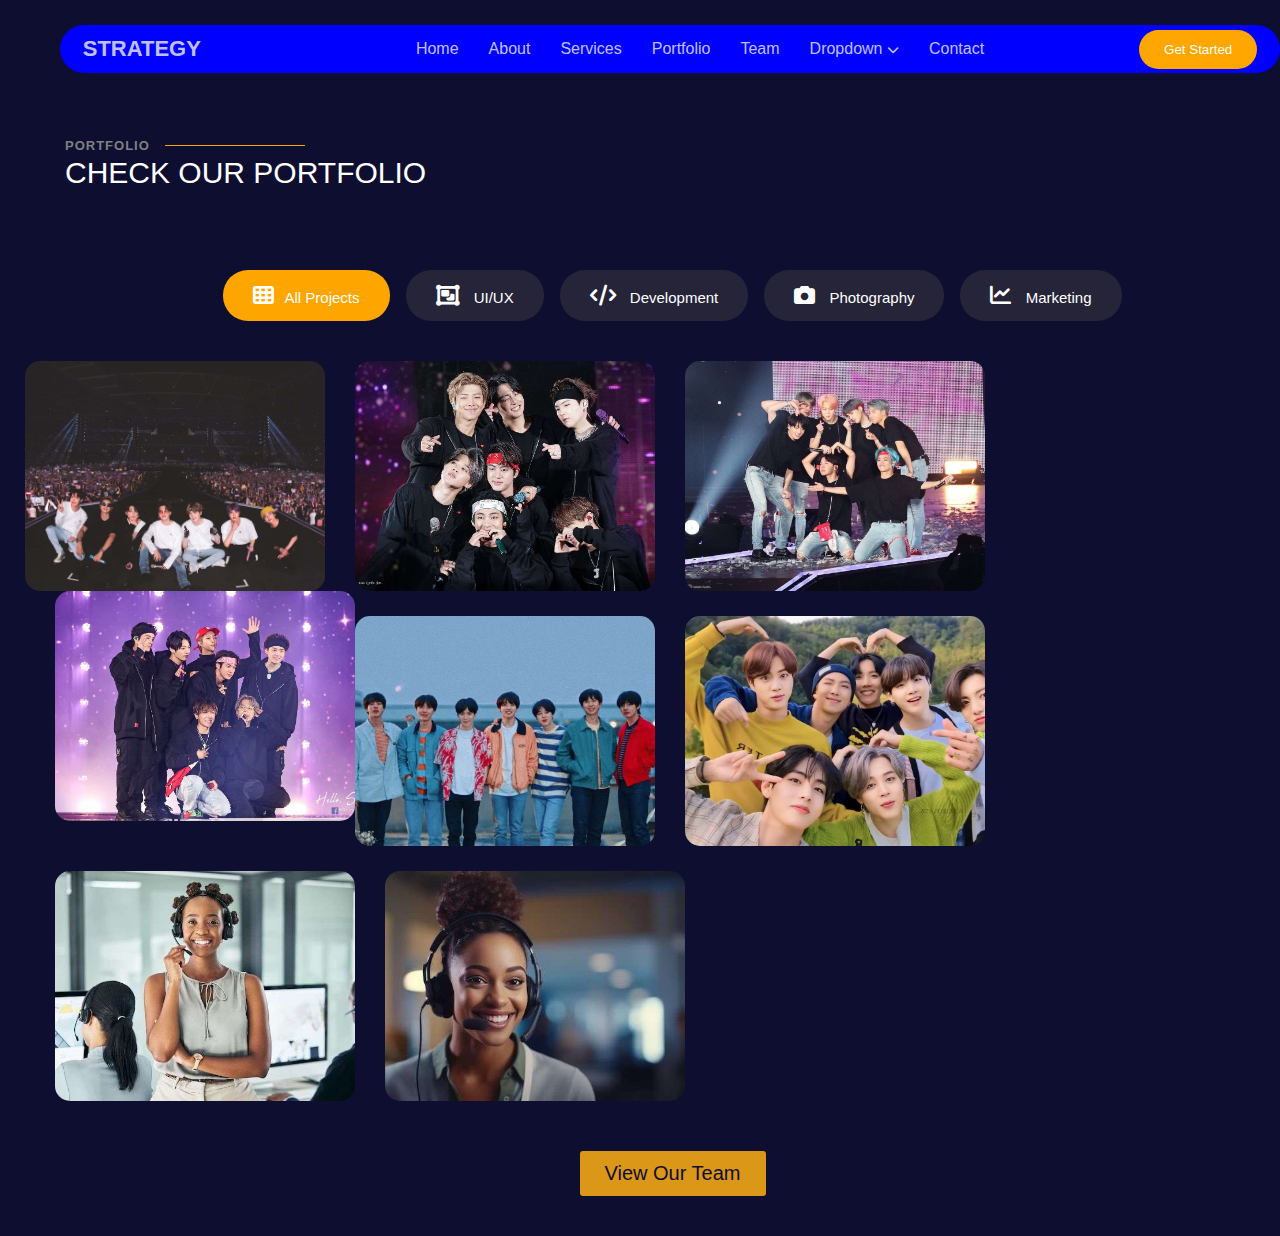
<file: portfolio.html>
<!DOCTYPE html>
<html lang="en">
<head>
    <meta charset="UTF-8">
    <meta name="viewport" content="width=device-width, initial-scale=1.0">
    <title>portfolio</title>
    <link rel="stylesheet" href="portfolio.css">
    <link rel="stylesheet" href="css/brands.css">
    <link rel="stylesheet" href="css/fontawesome.css">
    <link rel="stylesheet" href="css/solid.css">
</head>
<body>
    <div class="top">
        <h3 class="one">STRATEGY</h3>
   
        <ul>
          <li><a href="index.html" target="_blank">Home</a></li> 

          <li><a href="about.html" target="_blank">About</a></li>

          <li><a href="services.html" target="_blank">Services</a></li>

          <li><a href="./portfolio.html" target="_blank">Portfolio</a></li>

          <li><a href="team.html" target="_blank">Team</a></li>

          <li class="dropdown"><a href="">Dropdown <i class="fa-solid fa-chevron-down"></i></a>
              <div class="contents">
                 <a href="">Dropdown 1</a>

                 <a href="">Dropdown 2</a>

                 <a href="">Dropdown 3</a>

                 <a href="">Dropdown 4</a>
              </div>   
          </li>

          <li><a href="contact.html" target="_blank">Contact</a></li>
        </ul>

        <button class="two"><a href="index.html" target="_blank">Get Started</a></button> 
    </div>

    <div class="main">
        <h4 class="three">PORTFOLIO <span class="line"></span></h4>

        <h2 class="four">CHECK OUR PORTFOLIO</h2>

        <div class="inside">
            <button class="five"><i class="fas fa-th"></i>All Projects</button>

            <button class="six"><i class="fas fa-object-group"></i> UI/UX</button>

            <button class="seven"><i class="fa-solid fa-code"></i> Development</button>

            <button class="eight"><i class="fa-solid fa-camera"></i> Photography</button>

            <button class="nine"><i class="fa-solid fa-chart-line"></i> Marketing</button>

        </div>

        <div class="inside1">
            <img class="ten" src="IMAGES/bts.jpg" alt="bts">

            <img class="eleven" src="IMAGES/bts1.jpg" alt="bts1">

            <img class="twelve" src="IMAGES/bts2.jpg" alt="bts2">

            <img class="thirteen" src="IMAGES/bts3.jpg" alt="bts3">

            <img class="fourteen" src="IMAGES/bts4.jpg" alt="bts4">

            <img class="fifteen" src="IMAGES/bts5.jpg" alt="bts5">

            <img class="sixteen" src="IMAGES/call.jpg" alt="call">

            <img class="seventeen" src="IMAGES/girlmic.jpg" alt="girlmic">
        </div>

        <button class="eighteen"><a href="team.html" target="_blank"> View Our Team</a></button> 
    </div>
</body>
</html>
</file>
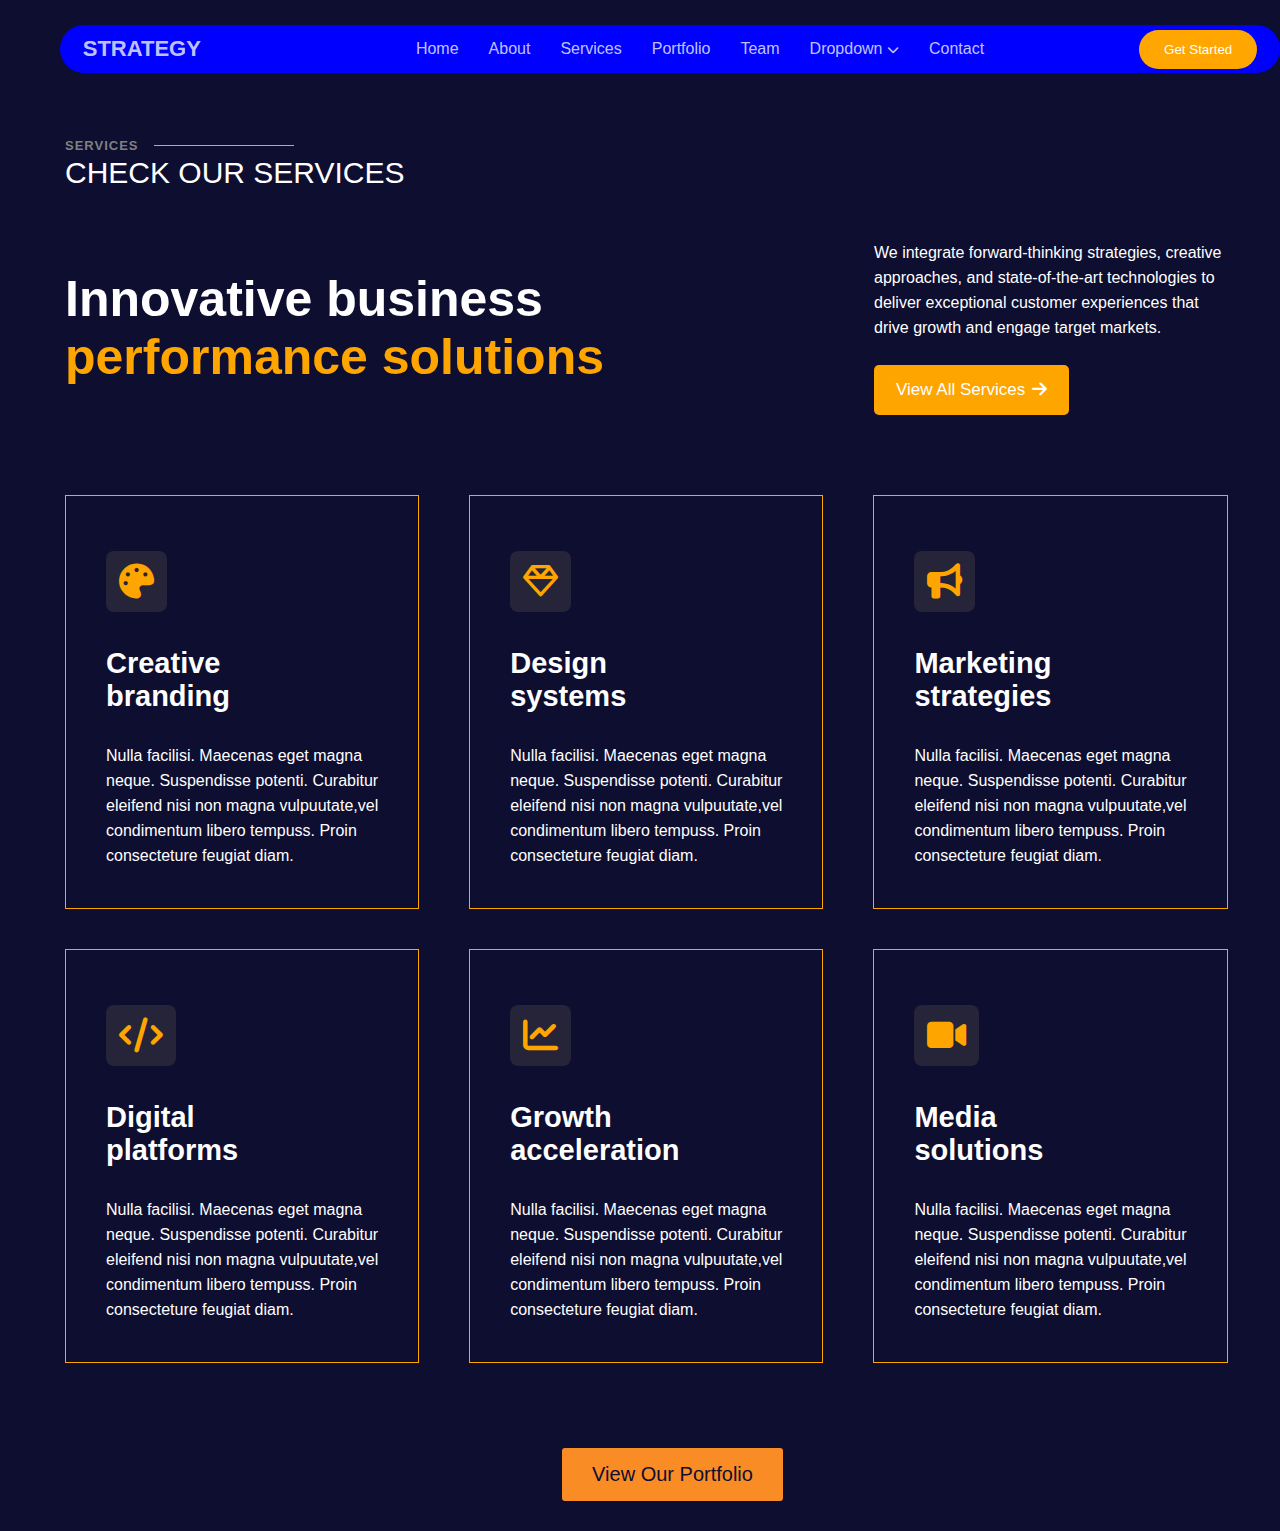
<file: services.html>
<!DOCTYPE html>
<html lang="en">
<head>
    <meta charset="UTF-8">
    <meta name="viewport" content="width=device-width, initial-scale=1.0">
    <title>services</title>
    <link rel="stylesheet" href="services.css">
    <link rel="stylesheet" href="css/brands.css">
    <link rel="stylesheet" href="css/fontawesome.css">
    <link rel="stylesheet" href="css/solid.css">
    <link rel="stylesheet" href="css/regular.css">
    <link rel="stylesheet" href="css/all.css">
</head>
<body>
    <div class="top">
        <h3 class="one">STRATEGY</h3>
   
        <ul>
        <li><a href="index.html" target="_blank">Home</a></li> 

        <li><a href="about.html" target="_blank">About</a></li>

        <li><a href="./services.html" target="_blank">Services</a></li>

        <li><a href="portfolio.html" target="_blank">Portfolio</a></li>

        <li><a href="team.html" target="_blank">Team</a></li>

        <li class="dropdown"><a href="">Dropdown <i class="fa-solid fa-chevron-down"></i></a>
            <div class="contents">
            <a href="">Dropdown 1</a>

            <a href="">Dropdown 2</a>

            <a href="">Dropdown 3</a>

            <a href="">Dropdown 4</a>
            </div>   
        </li>

        <li><a href="contact.html" target="_blank">Contact</a></li>
        </ul>

        <button class="two"><a href="index.html" target="_blank">Get Started</a></button> 
    </div>

    <div class="main">
        <h4 class="three">SERVICES <span class="line"></span></h4>

        <h2 class="four">CHECK OUR SERVICES</h2>

        <div class="inside">
            <h1 class="five">Innovative business <span class="six">performance solutions</span></h1>

            <div class="inside1">
                <p class="seven">We integrate forward-thinking strategies, creative <span class="eight">approaches, and state-of-the-art technologies to</span> deliver exceptional customer experiences that<span class="nine">drive growth and engage target markets.</span></p>

                <button class="ten"><a href="./services.html" target="_blank">View All Services</a><span class="fa-solid fa-arrow-right"></span></button>
            </div>
        </div>

        <div class="all">
            <div class="each">
                <button class="each1">
                  <i class="fa-solid fa-palette"></i>
                </button>

                <h4 class="eleven">Creative <span class="twelve"> branding</span></h4>

                <p class="thirteen">Nulla facilisi. Maecenas eget magna <span class="fourteen">neque. Suspendisse potenti. Curabitur</span>eleifend nisi non magna vulpuutate,vel <span class="fifteen">condimentum libero tempuss. Proin </span>consecteture feugiat diam. </p>
            </div>

            <div class="each">
                <button class="each1">
                 <i class="fa-regular fa-gem"></i>
                </button>

                <h4 class="eleven">Design <span class="twelve"> systems</span></h4>

                <p class="thirteen">Nulla facilisi. Maecenas eget magna <span class="fourteen">neque. Suspendisse potenti. Curabitur</span>eleifend nisi non magna vulpuutate,vel <span class="fifteen">condimentum libero tempuss. Proin </span>consecteture feugiat diam. </p>
            </div>

            <div class="each">
                <button class="each1">
                  <i class="fa-solid fa-bullhorn"></i>  
                </button>

                <h4 class="eleven">Marketing <span class="twelve"> strategies</span></h4>      

                <p class="thirteen">Nulla facilisi. Maecenas eget magna <span class="fourteen">neque. Suspendisse potenti. Curabitur</span>eleifend nisi non magna vulpuutate,vel <span class="fifteen">condimentum libero tempuss. Proin </span>consecteture feugiat diam. </p>
            </div>

            <div class="each">
                <button class="each1">
                  <i class="fa-solid fa-code"></i> 
                </button>

                <h4 class="eleven">Digital <span class="twelve"> platforms</span></h4> 

                <p class="thirteen">Nulla facilisi. Maecenas eget magna <span class="fourteen">neque. Suspendisse potenti. Curabitur</span>eleifend nisi non magna vulpuutate,vel <span class="fifteen">condimentum libero tempuss. Proin </span>consecteture feugiat diam. </p>
            </div>

            <div class="each">
                <button class="each1">
                  <i class="fa-solid fa-chart-line"></i> 
                </button>

                <h4 class="eleven">Growth <span class="twelve"> acceleration</span></h4> 

                <p class="thirteen">Nulla facilisi. Maecenas eget magna <span class="fourteen">neque. Suspendisse potenti. Curabitur</span>eleifend nisi non magna vulpuutate,vel <span class="fifteen">condimentum libero tempuss. Proin </span>consecteture feugiat diam. </p>
            </div>

            <div class="each">
                <button class="each1">
                  <i class="fa-solid fa-video"></i>                  
                </button>

                <h4 class="eleven">Media <span class="twelve"> solutions</span></h4> 

                <p class="thirteen">Nulla facilisi. Maecenas eget magna <span class="fourteen">neque. Suspendisse potenti. Curabitur</span>eleifend nisi non magna vulpuutate,vel <span class="fifteen">condimentum libero tempuss. Proin </span>consecteture feugiat diam. </p>
            </div>
        </div>

        <button class="sixteen"><a href="portfolio.html" target="_blank"> View Our Portfolio</a></button> 


    </div>
    
</body>
</html>
</file>
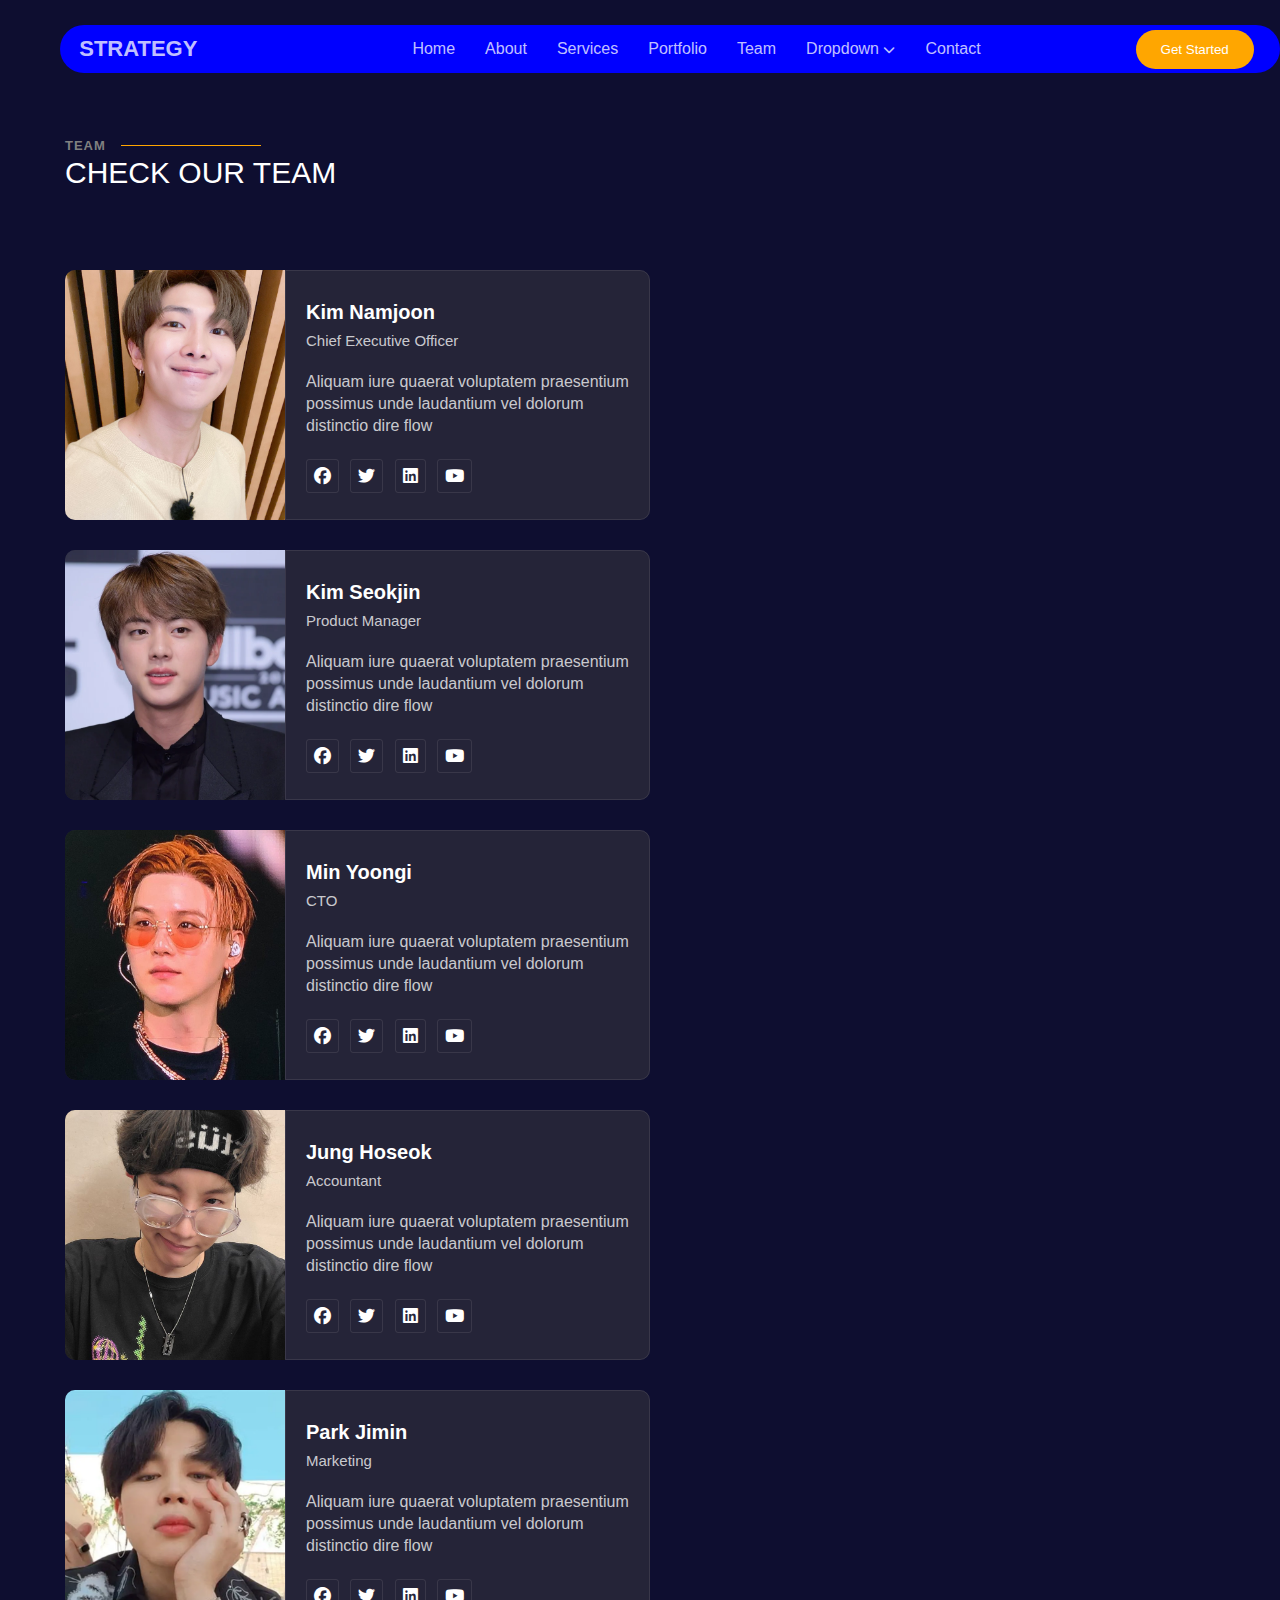
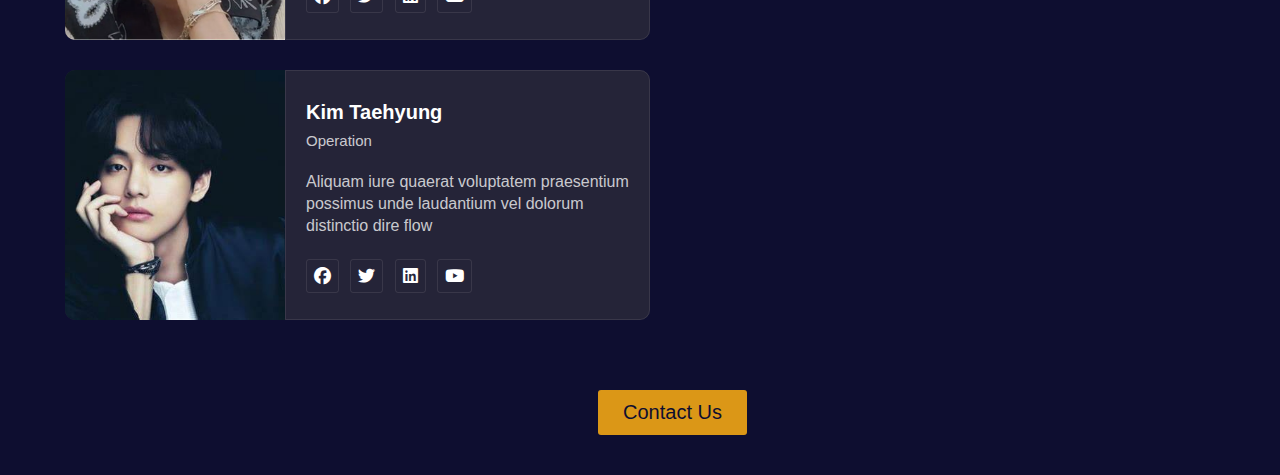
<file: team.html>
<!DOCTYPE html>
<html lang="en">
<head>
    <meta charset="UTF-8">
    <meta name="viewport" content="width=device-width, initial-scale=1.0">
    <title>team</title>
    <link rel="stylesheet" href="team.css">
    <link rel="stylesheet" href="css/brands.css">
    <link rel="stylesheet" href="css/fontawesome.css">
    <link rel="stylesheet" href="css/solid.css">
</head>
<body>
    <div class="top">
        <h3 class="one">STRATEGY</h3>
   
        <ul>
          <li><a href="index.html" target="_blank">Home</a></li> 

          <li><a href="about.html" target="_blank">About</a></li>

          <li><a href="services.html" target="_blank">Services</a></li>

          <li><a href="portfolio.html" target="_blank">Portfolio</a></li>

          <li><a href="./team.html" target="_blank">Team</a></li>

          <li class="dropdown"><a href="">Dropdown <i class="fa-solid fa-chevron-down"></i></a>
              <div class="contents">
                 <a href="">Dropdown 1</a>

                 <a href="">Dropdown 2</a>

                 <a href="">Dropdown 3</a>

                 <a href="">Dropdown 4</a>
              </div>   
          </li>

          <li><a href="contact.html" target="_blank">Contact</a></li>
        </ul>

        <button class="two"><a href="index.html" target="_blank">Get Started</a> </button> 
    </div>

    <div class="main">
        <h4 class="three">TEAM <span class="line"></span></h4>

        <h2 class="four">CHECK OUR TEAM</h2>

        <div class="inside">
            <div class="inside1">
                <div class="inside11">
                <img class="five" src="IMAGES/namjoon1.jpg" alt="">      
                </div>

                <div class="inside12">
                <div class="inside2">
                    <h4 class="six">Kim Namjoon</h4>

                    <p class="seven">Chief Executive Officer</p>

                    <p class="eight">Aliquam iure quaerat voluptatem praesentium <span class="nine">possimus unde laudantium vel dolorum</span>distinctio dire flow</p>

                    <div class="ten">
                    <button><i class="fab fa-facebook"></i></button>

                    <button><i class="fab fa-twitter"></i></button>

                    <button><i class="fa-brands fa-linkedin"></i></button>

                    <button><i class="fab fa-youtube"></i></button>  
                    </div>
                </div>
                </div>
            </div>

            <div class="inside1">
                <img class="five" src="IMAGES/seokjin.webp" alt=""> 

                <div class="inside12">
                <div class="inside2">
                    <h4 class="six">Kim Seokjin</h4>

                    <p class="seven">Product Manager</p>

                    <p class="eight">Aliquam iure quaerat voluptatem praesentium <span class="nine">possimus unde laudantium vel dolorum</span>distinctio dire flow</p>

                    <div class="ten">
                    <button><i class="fab fa-facebook"></i></button>

                    <button><i class="fab fa-twitter"></i></button>

                    <button><i class="fa-brands fa-linkedin"></i></button>

                    <button><i class="fab fa-youtube"></i></button>
                    </div>
                </div>
                </div>   
            </div>

            <div class="inside1">
                <img class="five" src="IMAGES/suga7.jpg" alt="">

                <div class="inside12">
                <div class="inside2">
                    <h4 class="six">Min Yoongi</h4>

                    <p class="seven">CTO</p>  

                    <p class="eight">Aliquam iure quaerat voluptatem praesentium <span class="nine">possimus unde laudantium vel dolorum</span>distinctio dire flow</p>

                    <div class="ten">
                    <button><i class="fab fa-facebook"></i></button>

                    <button><i class="fab fa-twitter"></i></button>

                    <button><i class="fa-brands fa-linkedin"></i></button>

                    <button><i class="fab fa-youtube"></i></button>
                    </div>
                </div>
                </div>
            </div>

            <div class="inside1">
                <img class="five" src="IMAGES/jhope6.jpg" alt="">

                <div class="inside12">
                <div class="inside2">
                    <h4 class="six">Jung Hoseok</h4>

                    <p class="seven">Accountant</p>

                    <p class="eight">Aliquam iure quaerat voluptatem praesentium <span class="nine">possimus unde laudantium vel dolorum</span>distinctio dire flow</p>

                    <div class="ten">
                    <button><i class="fab fa-facebook"></i></button>

                    <button><i class="fab fa-twitter"></i></button>

                    <button><i class="fa-brands fa-linkedin"></i></button>

                    <button><i class="fab fa-youtube"></i></button>
                    </div>
                </div>
                </div>
            </div>

            <div class="inside1">
                <img class="five" src="IMAGES/jimin5.webp" alt="">

                <div class="inside12">
                <div class="inside2">
                    <h4 class="six">Park Jimin</h4>

                    <p class="seven">Marketing</p>

                    <p class="eight">Aliquam iure quaerat voluptatem praesentium <span class="nine">possimus unde laudantium vel dolorum</span>distinctio dire flow</p>

                    <div class="ten">
                    <button><i class="fab fa-facebook"></i></button>

                    <button><i class="fab fa-twitter"></i></button>

                    <button><i class="fa-brands fa-linkedin"></i></button>

                    <button><i class="fab fa-youtube"></i></button>
                    </div>
                </div>
                </div>
            </div>

            <div class="inside1">
                <img class="five" src="IMAGES/taehyung.jpg" alt="">

                <div class="inside12">
                <div class="inside2">
                    <h4 class="six">Kim Taehyung</h4>

                    <p class="seven">Operation</p>  

                    <p class="eight">Aliquam iure quaerat voluptatem praesentium <span class="nine">possimus unde laudantium vel dolorum</span>distinctio dire flow</p>

                    <div class="ten">
                    <button><i class="fab fa-facebook"></i></button>

                    <button><i class="fab fa-twitter"></i></button>

                    <button><i class="fa-brands fa-linkedin"></i></button>

                    <button><i class="fab fa-youtube"></i></button>
                    </div>
                </div>
                </div>
            </div>
        </div>

        <button class="eleven"><a href="contact.html" target="_blank"> Contact Us</a></button> 
    </div>
</body>
</html>
</file>
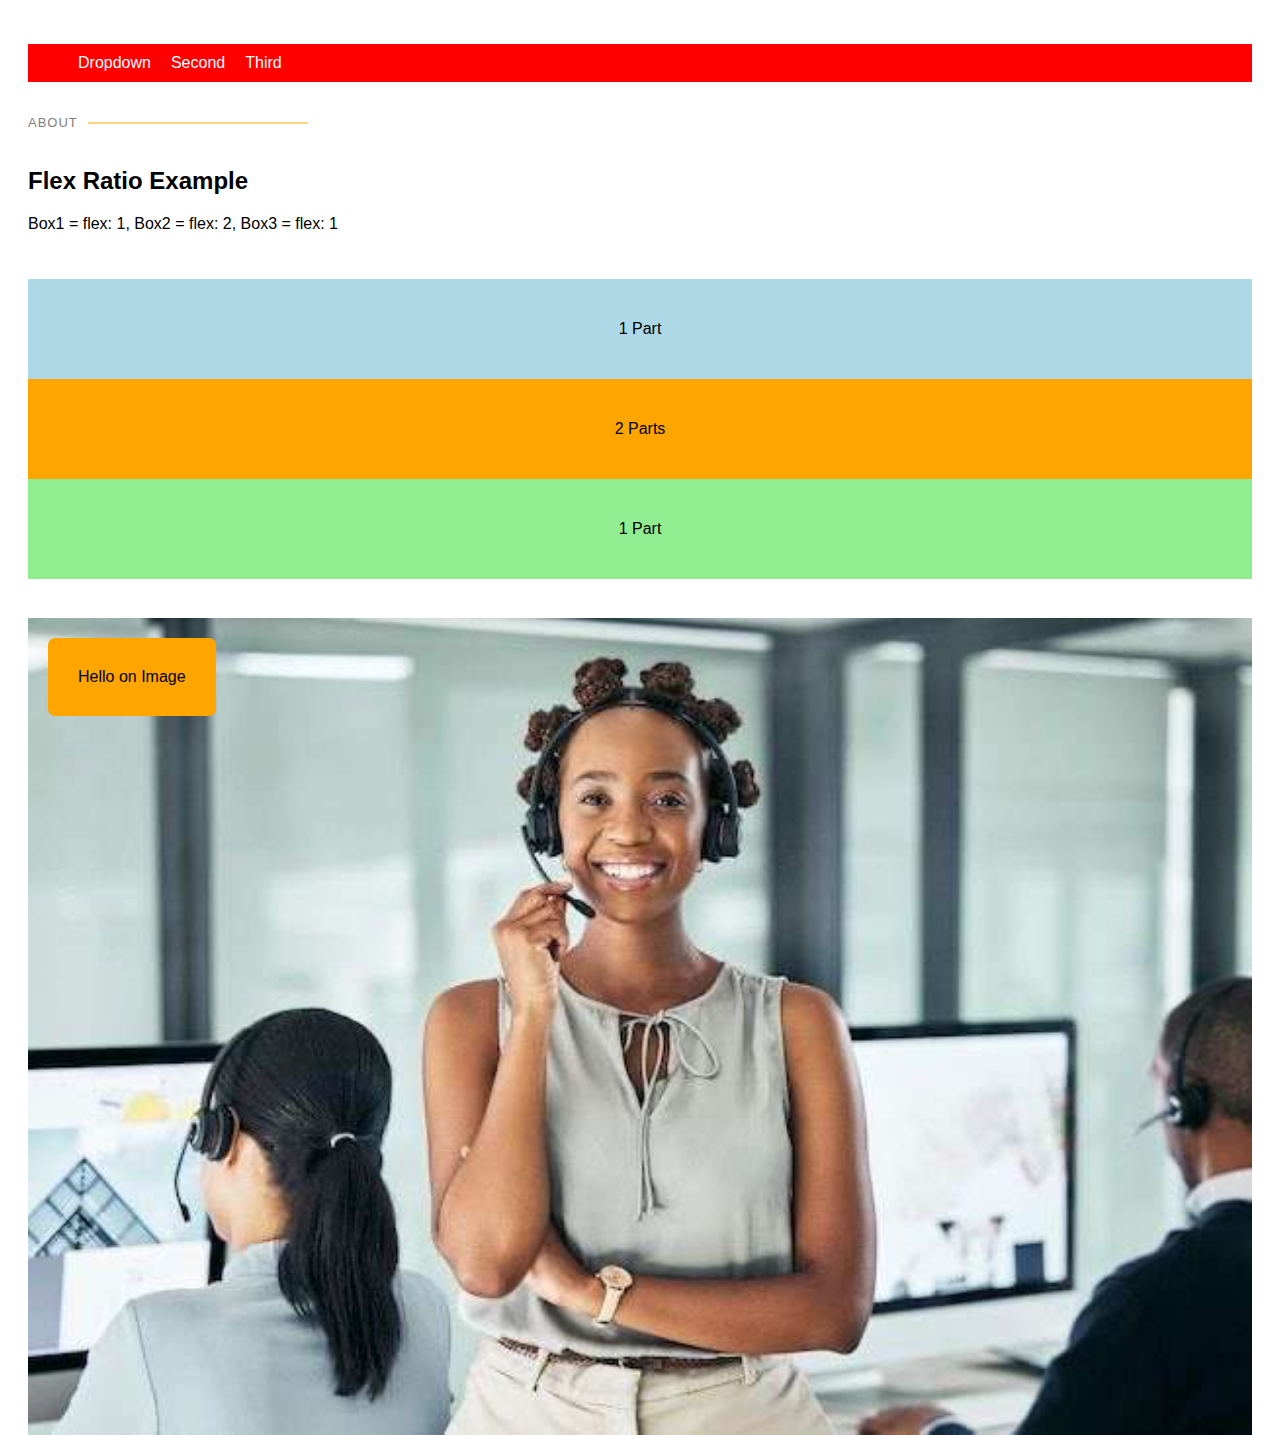
<file: testing.html>
<!DOCTYPE html>
<html lang="en">
<head>
    <meta charset="UTF-8">
    <meta name="viewport" content="width=device-width, initial-scale=1.0">
    <title>testing</title>
    <link rel="stylesheet" href="testing.css">
</head>
<body>
    <ul>
        <li class="dropdown"><a href="">Dropdown</a>
          <div class="contents">
               <a href="">Dropdown1</a>

               <a href="">Dropdown 2</a>

               <a href="">Dropdown 3</a>

               <a href="">Dropdown 4</a>
          </div>
       </li>

       <li class="dropdown"><a href="">Second</a>
           <div class="contents">
                <a href="">Dropdown1</a>

                <a href="">Dropdown2</a>

                <a href="">Dropdown3</a>

                <a href="">Dropdown4</a>
            </div> 
       </li>

       <li class="dropdown"><a href="">Third</a>
           <div class="contents">
                <a href="">Dropdown1</a>

                <a href="">Dropdown2</a>

                <a href="">Dropdown3</a>

                <a href="">Dropdown4</a>
            </div>
    </li>
    </ul>

    <h4 class="three">ABOUT</h4>



  <h2>Flex Ratio Example</h2>
  <p>Box1 = flex: 1, Box2 = flex: 2, Box3 = flex: 1</p>

  <div class="container">
    <div class="box1">1 Part</div>
    <div class="box2">2 Parts</div>
    <div class="box3">1 Part</div>
  </div>

    <h4 class="ree">ABOUT<span class="our">-</span></h4>

    <i class="fa-solid fa-circle-check"></i>

    <i class="fa-solid fa-lightbulb"></i>

    <div class="container">
       <img src="IMAGES/call.jpg" alt="Background Image" class="image" />
      <div class="text-box">Hello on Image</div>
    </div>


    <i class="fa-regular fa-gem"></i>

    <i class="fa-solid fa-bullhorn"></i>

    <i class="fa-regular fa-bullhorn"></i>

    <i class="fa-solid fa-code"></i>

    <i class="fa-regular fa-code"></i>

    <!-- Solid style code icon (Free) -->
    <i class="fas fa-code"></i> chatgpt

    <i class="fa-solid fa-chart-line"></i>

    <i class="fa-regular fa-chart-line"></i>

    <i class="fa-light fa-chart-line"></i>

    <i class="fa-thin fa-chart-line"></i>

    <i class="fas fa-chart-line"></i>


    <i class="fa-solid fa-video"></i>

    <i class="fas fa-video"></i> 

    <i class="fa-solid fa-location-dot"></i>

    <i class="fa-solid fa-envelope"></i>

    <i class="fa-solid fa-headset"></i>

    in my Portfolio site, Tapping each button on the file

    in my team site, the border line around each of the team members

    in my button in my team side, like facebook and the rest, the line and the facebook icon inside does not turn orange when i tap the border line




</body>
</html>
</file>
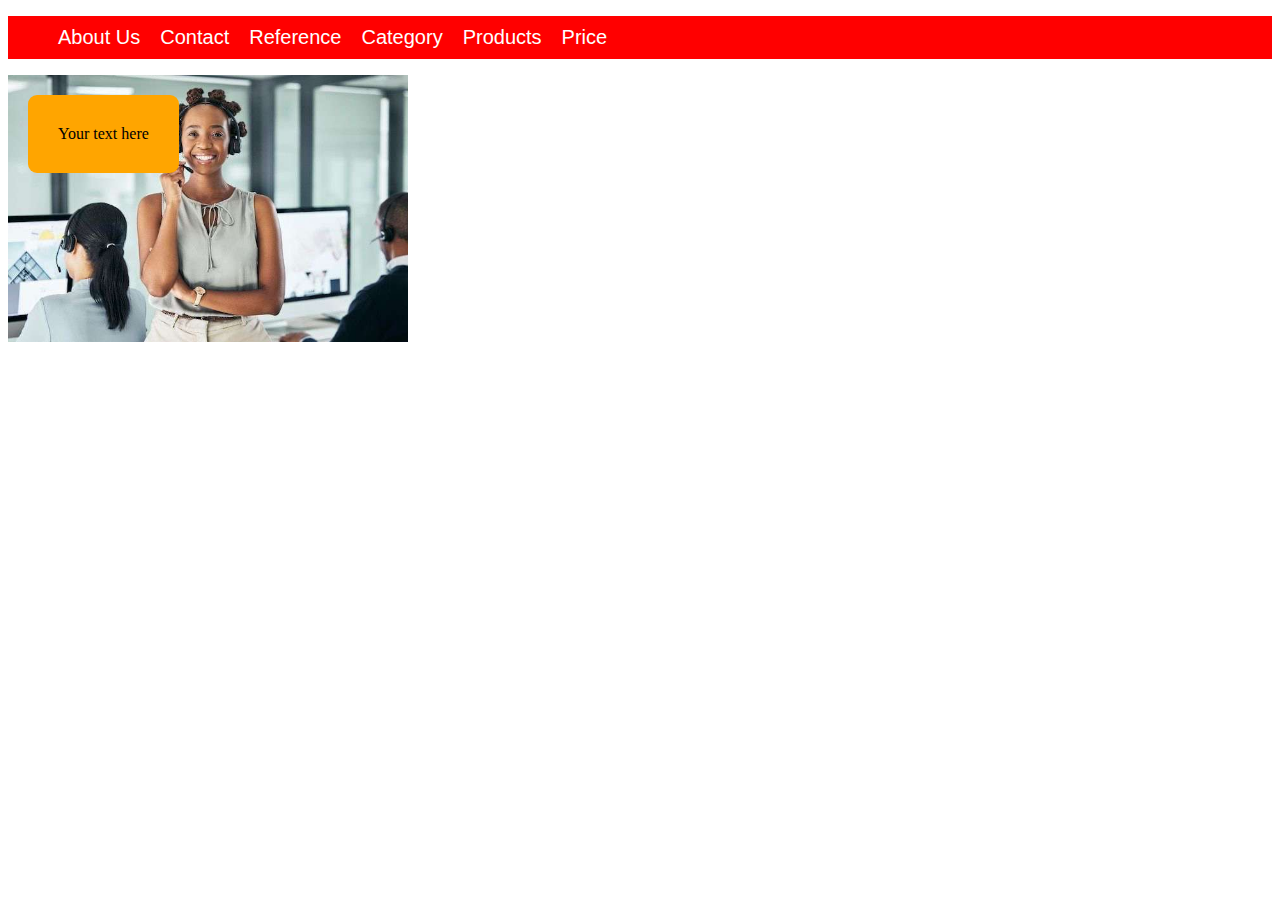
<file: testing1.html>
<!DOCTYPE html>
<html lang="en">
<head>
    <meta charset="UTF-8">
    <meta name="viewport" content="width=device-width, initial-scale=1.0">
    <title>testing 1</title>
    <link rel="stylesheet" href="testing1.css">
</head>
<body>
    <ul>
        <li class="dropdown"><a href="">About us</a>
            <div class="contents">
                <a href="">Dropdown1</a>

                <a href="">Dropdown2</a>

                <a href="">Dropdown3</a>

                <a href="">Dropdown4</a>
            </div>
        </li>

        <li class="dropdown"><a href="">Contact</a>
            <div class="contents">
                <a href="">Dropdown1</a>

                <a href="">Dropdown2</a>

                <a href="">Dropdown3</a>

                <a href="">Dropdown4</a>
            </div>
        </li>

        <li class="dropdown"><a href="">Reference</a>
            <div class="contents">
                <a href="">Dropdown1</a>

                <a href="">Dropdown2</a>

                <a href="">Dropdown3</a>

                <a href="">Dropdown4</a>
            </div>
        </li>

        <li class="dropdown"><a href="">Category</a>
            <div class="contents">
                <a href="">Dropdown1</a>

                <a href="">Dropdown2</a>

                <a href="">Dropdown3</a>

                <a href="">Dropdown4</a>
            </div>
        </li>

        <li class="dropdown"><a href="">Products</a>
            <div class="contents">
                <a href="">Dropdown1</a>

                <a href="">Dropdown2</a>

                <a href="">Dropdown3</a>

                <a href="">Dropdown4</a>
            </div>
        </li>

        <li class="dropdown"><a href="">Price</a>
            <div class="contents">
                <a href="">Dropdown1</a>

                <a href="">Dropdown2</a>

                <a href="">Dropdown3</a>

                <a href="">Dropdown4</a>
            </div>
        </li>
    </ul>
    <i style="color: black;" class="fa-solid fa-circle-check"></i>

<div class="container">
  <img src="IMAGES/call.jpg" alt="Image" />
  <div class="text-overlay">Your text here</div>
</div>

</body>
</html>
</file>
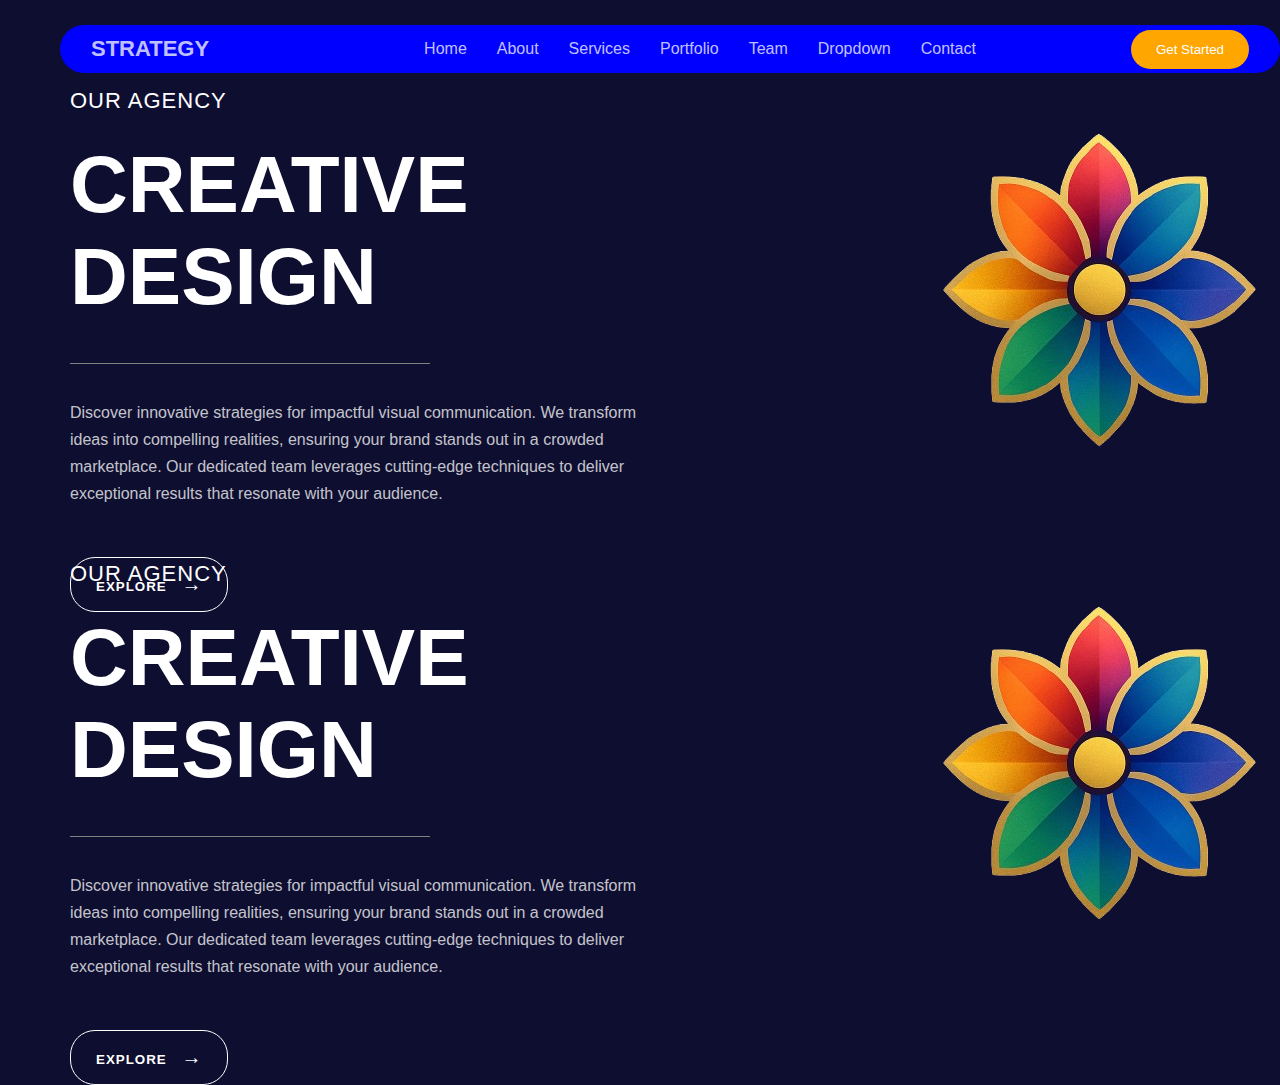
<file: testing2.html>
<!DOCTYPE html>
<h lang="en">
<head>
    <meta charset="UTF-8">
    <meta name="viewport" content="width=device-width, initial-scale=1.0">
    <title>Testing 2</title>
    <link rel="stylesheet" href="testing2.css">
</head>
<body>
    <div class="top">
        <h3 class="one">STRATEGY</h3>
   
        <ul>
        <li><a href="ITProject1.html" target="_blank">Home</a></li> 

        <li><a href="ITProject2.html" target="_blank">About</a></li>

        <li><a href="ITProject3.html" target="_blank">Services</a></li>

        <li><a href="ITProject4.html" target="_blank">Portfolio</a></li>

        <li><a href="#di">Team</a></li>

        <li class="dropdown"><a href="">Dropdown <i class="fa-solid fa-chevron-down"></i></a>
            <div class="contents">
            <a href="">Dropdown 1</a>

            <a href="">Dropdown 2</a>

            <a href="">Dropdown 3</a>

            <a href="">Dropdown 4</a> 
            </div>   
        </li>

        <li><a href="ITProject6.html" target="_blank">Contact</a></li>
        </ul>

        <button class="two"><a href="ITProject1.html" target="_blank">Get Started</a></button> 
    </div>

    <div class="main">
        <h3 class="three">OUR AGENCY</h3>

        <div class="mini">
        <h1 class="four">CREATIVE <span class="five">DESIGN</span> </h1> 
        </div>      
                      
        <p class="six">Discover innovative strategies for impactful visual communication. We transform <span class="seven"> ideas into compelling realities, ensuring your brand stands out in a crowded</span> <span class="eight"> marketplace. Our dedicated team leverages cutting-edge techniques to deliver</span>exceptional results that resonate with your audience.</p>

        <button class="nine"> <a href="ITProject2.html" target="_blank"> EXPLORE <span class="arrow">→</span></a></button>
    </div>

    <div class="logo">
    <img src="IMAGES/ChatGPT_Image_Jun_22__2025__09_40_12_PM-removebg-preview.png" alt="logo">
    </div>

    
    <div class="main" id="di">
        <h3 class="three">OUR AGENCY</h3>

        <div class="mini">
        <h1 class="four">CREATIVE <span class="five">DESIGN</span> </h1> 
        </div>      
                      
        <p class="six">Discover innovative strategies for impactful visual communication. We transform <span class="seven"> ideas into compelling realities, ensuring your brand stands out in a crowded</span> <span class="eight"> marketplace. Our dedicated team leverages cutting-edge techniques to deliver</span>exceptional results that resonate with your audience.</p>

        <button class="nine"> <a href="ITProject2.html" target="_blank"> EXPLORE <span class="arrow">→</span></a></button>
    </div>

    <div class="logo" >
    <img src="IMAGES/ChatGPT_Image_Jun_22__2025__09_40_12_PM-removebg-preview.png" alt="logo">
    </div>
</body>
</html>
</file>
<file: index.css>
* {
    margin: 0;
    padding: 0;
}

body {                                         
    background-color: rgb(14, 14, 48);
}

.top {
    font-family: Arial;
    color: white;
    background-color: blue;
    border-radius: 30px; 
    margin-top: 25px;
    display: flex;
    justify-content: center; 
    align-items: center;
    width: 1220px;
    margin-left: 60px;
    /*padding: 13px;*/ 
    border: none;
}

.one {
    font-family: Arial; 
    color: rgba(255, 255, 255, 0.767);
    font-weight: bold;
    font-size: 22px;
}

ul{
    list-style-type: none;
    margin-left: 200px; 
}

li {
    float: left;
}   

.dropdown {
    display: inline-block;
}   

.contents {
    display: none;
    position: absolute;
    z-index: 1;
}

.dropdown:hover .contents{
    display: block;
}

.contents a:hover {
    background-color: purple;
    color: orangered;            
}

li a{
    color: rgba(255, 255, 255, 0.767);
    text-decoration: none;
    padding: 15px;
    display: block;
    position: relative;
}

li a:hover {
    color: orange; 
}

.two {
    border: none;
    padding: 12px;
    border-radius: 20px;
    padding-left: 25px;
    padding-right: 25px;
    background-color: rgb(255, 166, 0);
    color: white;
    margin-left: 140px;
    cursor: pointer;
}

.two a {
    text-decoration: none;
    color: white;
}

.two:hover {
    opacity: 0.92;
}

.fa-chevron-down {
    font-weight: 100;
    font-size: 12px;  
}

.main {
    margin-left: 70px;
    margin-top: 15px;
}

.three { 
    font-family: Arial; 
    color: white;
    font-weight: lighter;
    font-size: 22px;
    letter-spacing: 1px;
}
  
.four { 
    font-family: Arial;
    color: white;
    font-weight: bold;
    font-size: 80px;
}

.five {
    display: block;  
}

.mini {
    border-bottom: 1px solid grey;
    width: 360px;
    padding-bottom: 40px;
    margin-top: 25px;
}

.six {
    color: rgba(255, 255, 255, 0.767);
    font-family: Arial;
    line-height: 27px;
    margin-top: 35px;
}

.seven {
    display: block;
}

.eight {
    display: block;
}

.nine {
    color: white;
    font-weight: bold;
    padding: 15px;
    border-radius: 25px;
    border: 1px solid white;
    padding-left: 25px;
    padding-right: 25px;
    background: none;
    letter-spacing: 1px;
    margin-top: 50px;
    cursor: pointer;
    transition: background-color 0.15s, opacity 0.15s;
}

.nine:hover {
    background-color: rgb(255, 166, 0);
}

.nine:focus {
    background-color: rgb(255, 166, 0);
    opacity: 0.55;
}

.nine a {
    color: white;
    text-decoration: none;
}

.arrow {
    font-weight: lighter;
    font-size: 20px;
    padding-left: 10px;
    color: white;
}

.logo {
    margin-left: 850px;
    margin-top: -570px;
}
</file>
<file: about.css>
* {
    margin: 0;
    padding: 0;
}

body {
    background-color: rgb(14, 14, 48);
}

.top {
    font-family: Arial;
    color: white;
    background-color: blue;
    border-radius: 30px; 
    margin-top: 25px;
    display: flex;
    justify-content: center;
    align-items: center;
    width: 1220px;
    margin-left: 60px;
    /*padding: 13px;*/ 
    border: none;
}

.one {
    font-family: Arial; 
    color: rgba(255, 255, 255, 0.767);
    font-weight: bold;
    font-size: 22px;
}

ul{
    list-style-type: none;
    margin-left: 200px; 
}

li {
    float: left;
}   

.dropdown {
    display: inline-block;
}   

.contents {
    display: none;
    position: absolute;
    z-index: 1;
}

.dropdown:hover .contents{
    display: block;
}

.contents a:hover {
    background-color: purple;
    color: orangered;            
}

li a{
    color: rgba(255, 255, 255, 0.767);
    text-decoration: none;
    padding: 15px;
    display: block;
    position: relative;
}

li a:hover {
    color: orange; 
}

.two {
    border: none;
    padding: 12px;
    border-radius: 20px;
    padding-left: 25px;
    padding-right: 25px;
    background-color: rgb(255, 166, 0);
    color: white;
    margin-left: 140px;
}

.two a {
    text-decoration: none;
    color: white;
}

.two:hover {
    opacity: 0.92;
}

.fa-chevron-down {
    font-weight: 100;
    font-size: 12px;  
}

.main{
    margin-top: 65px;
    margin-left: 65px;
}

.three {
    display: flex;
    align-items: center;
    color: gray;
    font-family: Arial;
    font-weight: bold;
    letter-spacing: 1px;
    font-size: 13px;
}

.line {
    width: 170px;
    height: 1px;
    background-color: orange;
    margin-left: 15px;
}

.four {
    color: white;
    font-family: Verdana, Geneva, Tahoma, sans-serif;
    font-weight: 500;
    font-size: 30px;
    padding-top: 3px;
    padding-bottom: 50px;
}

.inside {
    display: flex;
}

.inside1 {
    margin-top: 65px;
    padding-left: 50px;
}

.pic {
    position: relative;
    display: inline-block;
}

.five {
    border-radius: 16px;
    height: 770px;
    width: 550px;
    object-fit: cover;
}

.pictext {
    position: absolute;
    background-color: orange;
    width: 200px;
    border-radius: 7px;
    padding-left: 20px;
    text-align: center;
    padding-top: 25px;
    padding-bottom: 25px;
    bottom: 30px;
    right: 0px;
    z-index: 1;
}

.pictext1 {
    color: white;
    font-family: Arial;
    font-size: 35px;
    font-weight: bold;
    letter-spacing: 1px;
}

.pictext2 {
    display: block;
    font-size: 15px;
    margin-top: 13px;
    font-weight: lighter;
}

.six {
    color: white;
    font-family: Arial;
    letter-spacing: 1px;
    font-weight: bold;
    font-size: 35px;
    line-height: 40px;
}

.seven {
    display: block;
}

.eight {
    color: white;
    font-family: Arial;
    font-weight: bold; /*500*/
    font-size: 19px;
    line-height: 30px;
    margin-top: 25px;
}

.nine {
    display: block;
}

.ten {
    color: rgba(255, 255, 255, 0.767);
    font-family: Arial;
    font-weight: 500;
    font-size: 16px;
    line-height: 25px;
    margin-top: 25px;
}

.eleven {
    display: block;
}

.box {
    display: flex;
}

.box1 {
    background-color: rgba(73, 69, 69, 0.4);
    width: 240px;
    margin-top: 40px;
    border-radius: 8px;
    padding-left: 22px;
    padding-bottom: 20px;
    padding-top: 30px;
    margin-right: 25px;
}

.twelve {
    font-family: Arial;
    color: white;
    font-size: 19px;
    font-weight: bold;
    margin-top: 20px;
}

.thirteen {
    display: block;
}

.fourteen {
    color: rgba(255, 255, 255, 0.767);
    font-family: Arial;
    font-size: 14px;
    margin-top: 15px;
    line-height: 22px;
    font-weight: bold;
}

.fifteen {
    display: block;
}

.sixteen {
    display: block;
}

.fa-circle-check {
    color: orange;
    font-size: 30px;
}

.fa-lightbulb {
    color: orange;
    font-size: 30px;
}

.seventeen {
    border: none;
    padding: 12px;
    border-radius: 20px;
    padding-left: 25px;
    padding-right: 25px;
    background-color: rgb(255, 166, 0);
    color: rgb(14, 14, 48);
    font-size: 17px;
    margin-top: 25px;
    cursor: pointer;
    transition: opacity 0.15s;
}

.seventeen:hover {
    opacity: 0.8;
}

.seventeen:focus {
    opacity: 0.5;
}

.seventeen a {
    color: rgb(14, 14, 48);
    text-decoration: none;
}
</file>
<file: contact.css>
* {
    margin: 0;
    padding: 0;
}

body {                                         
    background-color: rgb(14, 14, 48);
}

.top {
    font-family: Arial;
    color: white;
    background-color: blue;
    border-radius: 30px; 
    margin-top: 25px;
    display: flex;
    justify-content: center;
    align-items: center;
    width: 1220px;
    margin-left: 60px;
    /*padding: 13px;*/ 
    border: none;
}

.one {
    font-family: Arial; 
    color: rgba(255, 255, 255, 0.767);
    font-weight: bold;
    font-size: 22px;
}

ul{
    list-style-type: none;
    margin-left: 200px; 
}

li {
    float: left;
}   

.dropdown {
    display: inline-block;
}   

.contents {
    display: none;
    position: absolute;
    z-index: 1;
}

.dropdown:hover .contents{
    display: block;
}

.contents a:hover {
    background-color: purple;
    color: orangered;            
}

li a{
    color: rgba(255, 255, 255, 0.767);
    text-decoration: none;
    padding: 15px;
    display: block;
    position: relative;
}


li a:hover {
    color: orange; 
}

.two {
    border: none;
    padding: 12px;
    border-radius: 20px;
    padding-left: 25px;
    padding-right: 25px;
    background-color: rgb(255, 166, 0);
    color: white;
    margin-left: 140px;
    cursor: pointer;
}

.two a {
    text-decoration: none;
    color: white;
}

.two:hover {
    opacity: 0.92;
}

.fa-chevron-down {
    font-weight: 100;
    font-size: 12px;  
}

.main {
    margin-top: 65px;
    margin-left: 65px;
}

.three {
    display: flex;
    align-items: center;
    color: gray;
    font-family: Arial;
    font-weight: bold;
    letter-spacing: 1px;
    font-size: 13px;
}

.line {
    width: 140px;
    height: 1px;
    background-color: orange;
    margin-left: 15px;
}

.four {
    color: white;
    font-family: Verdana, Geneva, Tahoma, sans-serif;
    font-weight: 500;
    font-size: 30px;
    padding-top: 3px;
    padding-bottom: 80px;
}

.inside {
    display: flex;
    flex-wrap: wrap;
    margin-top: 40px;  
}

.inside1 {
    display: flex;
    font-family: Arial;
    background-color: rgba(73, 69, 69, 0.19);                                            
    border-radius: 15px;
    padding-right: px;
    width: 370px;
    padding-bottom: 35px; 
    margin-right: 45px; 
    transition: transform 0.5s ease-in-out;
}

.inside1:hover {
    /*border: 1px solid orange;*/
    transform: translateY(-5px);
}

.inside11 {                                           
    margin-left: 20px;  
    margin-top: 20px;
    height: 45px;
    width: 45px;
    border-radius: 50%;
    /*position: absolute;*/
    background-color: rgba(68, 58, 40, 0.5);
    display: flex;
    justify-content: center;
    align-items: center;
}

.inside12 {                            
    margin-left: 15px;                              
}

.fa-location-dot {
    color: orange;
    font-size: 22px;
}

.fa-envelope {
    color: orange;
    font-size: 22px;
}

.fa-headset {
    color: orange;                
    font-size: 22px; 
}

.five {
    color: white;
    margin-top: 20px;
    font-weight: lighter;
    font-size: 18px;
}

.six {
    color: grey;
    margin-top: 15px;
    line-height: 23px;
}

.seven {
    display: block;
}
</file>
<file: ITProject2.css>
* {
    margin: 0;
    padding: 0;
}

body {
    background-color: rgb(14, 14, 48);
}

.top {
    font-family: Arial;
    color: white;
    background-color: blue;
    border-radius: 30px; 
    margin-top: 25px;
    display: flex;
    justify-content: center;
    align-items: center;
    width: 1220px;
    margin-left: 60px;
    /*padding: 13px;*/ 
    border: none;
}

.one {
    font-family: Arial; 
    color: rgba(255, 255, 255, 0.767);
    font-weight: bold;
    font-size: 22px;
}

ul{
    list-style-type: none;
    margin-left: 200px; 
}

li {
    float: left;
}   

.dropdown {
    display: inline-block;
}   

.contents {
    display: none;
    position: absolute;
    z-index: 1;
}

.dropdown:hover .contents{
    display: block;
}

.contents a:hover {
    background-color: purple;
    color: orangered;            
}

li a{
    color: rgba(255, 255, 255, 0.767);
    text-decoration: none;
    padding: 15px;
    display: block;
    position: relative;
}

li a:hover {
    color: orange; 
}

.two {
    border: none;
    padding: 12px;
    border-radius: 20px;
    padding-left: 25px;
    padding-right: 25px;
    background-color: rgb(255, 166, 0);
    color: white;
    margin-left: 140px;
}

.two a {
    text-decoration: none;
    color: white;
}

.two:hover {
    opacity: 0.92;
}

.fa-chevron-down {
    font-weight: 100;
    font-size: 12px;  
}

.main{
    margin-top: 65px;
    margin-left: 65px;
}

.three {
    display: flex;
    align-items: center;
    color: gray;
    font-family: Arial;
    font-weight: bold;
    letter-spacing: 1px;
    font-size: 13px;
}

.line {
    width: 170px;
    height: 1px;
    background-color: orange;
    margin-left: 15px;
}

.four {
    color: white;
    font-family: Verdana, Geneva, Tahoma, sans-serif;
    font-weight: 500;
    font-size: 30px;
    padding-top: 3px;
    padding-bottom: 50px;
}

.inside {
    display: flex;
}

.inside1 {
    margin-top: 65px;
    padding-left: 50px;
}

.pic {
    position: relative;
    display: inline-block;
}

.five {
    border-radius: 16px;
    height: 770px;
    width: 550px;
    object-fit: cover;
}

.pictext {
    position: absolute;
    background-color: orange;
    width: 200px;
    border-radius: 7px;
    padding-left: 20px;
    text-align: center;
    padding-top: 25px;
    padding-bottom: 25px;
    bottom: 30px;
    right: 0px;
    z-index: 1;
}

.pictext1 {
    color: white;
    font-family: Arial;
    font-size: 35px;
    font-weight: bold;
    letter-spacing: 1px;
}

.pictext2 {
    display: block;
    font-size: 15px;
    margin-top: 13px;
    font-weight: lighter;
}

.six {
    color: white;
    font-family: Arial;
    letter-spacing: 1px;
    font-weight: bold;
    font-size: 35px;
    line-height: 40px;
}

.seven {
    display: block;
}

.eight {
    color: white;
    font-family: Arial;
    font-weight: bold; /*500*/
    font-size: 19px;
    line-height: 30px;
    margin-top: 25px;
}

.nine {
    display: block;
}

.ten {
    color: rgba(255, 255, 255, 0.767);
    font-family: Arial;
    font-weight: 500;
    font-size: 16px;
    line-height: 25px;
    margin-top: 25px;
}

.eleven {
    display: block;
}

.box {
    display: flex;
}

.box1 {
    background-color: rgba(73, 69, 69, 0.4);
    width: 240px;
    margin-top: 40px;
    border-radius: 8px;
    padding-left: 22px;
    padding-bottom: 20px;
    padding-top: 30px;
    margin-right: 25px;
}

.twelve {
    font-family: Arial;
    color: white;
    font-size: 19px;
    font-weight: bold;
    margin-top: 20px;
}

.thirteen {
    display: block;
}

.fourteen {
    color: rgba(255, 255, 255, 0.767);
    font-family: Arial;
    font-size: 14px;
    margin-top: 15px;
    line-height: 22px;
    font-weight: bold;
}

.fifteen {
    display: block;
}

.sixteen {
    display: block;
}

.fa-circle-check {
    color: orange;
    font-size: 30px;
}

.fa-lightbulb {
    color: orange;
    font-size: 30px;
}

.seventeen {
    border: none;
    padding: 12px;
    border-radius: 20px;
    padding-left: 25px;
    padding-right: 25px;
    background-color: rgb(255, 166, 0);
    color: rgb(14, 14, 48);
    font-size: 17px;
    margin-top: 25px;
    cursor: pointer;
    transition: opacity 0.15s;
}

.seventeen:hover {
    opacity: 0.8;
}

.seventeen:focus {
    opacity: 0.5;
}

.seventeen a {
    color: rgb(14, 14, 48);
    text-decoration: none;
}
</file>
<file: ITProject3.css>
* {
    margin: 0;
    padding: 0;
}

body {                                         
    background-color: rgb(14, 14, 48);
}

.top {
    font-family: Arial;
    color: white;
    background-color: blue;
    border-radius: 30px; 
    margin-top: 25px;
    display: flex;
    justify-content: center;
    align-items: center;
    width: 1220px;
    margin-left: 60px;
    /*padding: 13px;*/ 
    border: none;
}

.one {
    font-family: Arial; 
    color: rgba(255, 255, 255, 0.767);
    font-weight: bold;
    font-size: 22px;
}

ul{
    list-style-type: none;
    margin-left: 200px; 
}

li {
    float: left;
}   

.dropdown {
    display: inline-block;
}   

.contents {
    display: none;
    position: absolute;
    z-index: 1;
}

.dropdown:hover .contents{
    display: block;
}

.contents a:hover {
    background-color: purple;
    color: orangered;            
}

li a{
    color: rgba(255, 255, 255, 0.767);
    text-decoration: none;
    padding: 15px;
    display: block;
    position: relative;
}

li a:hover {
    color: orange; 
}

.two {
    border: none;
    padding: 12px;
    border-radius: 20px;
    padding-left: 25px;
    padding-right: 25px;
    background-color: rgb(255, 166, 0);
    color: white;
    margin-left: 140px;
    cursor: pointer;
}

.two a {
    text-decoration: none;
    color: white;
}  

.two:hover {
    opacity: 0.92;
}

.fa-chevron-down {
    font-weight: 100;
    font-size: 12px;  
}

.main {
    margin-top: 65px;
    margin-left: 65px;
}

.three {
    display: flex;
    align-items: center;
    color: gray;
    font-family: Arial;
    font-weight: bold;
    letter-spacing: 1px;
    font-size: 13px;
}

.line {
    width: 140px;
    height: 1px;
    background-color: orange;
    margin-left: 15px;
}

.four {
    color: white;
    font-family: Verdana, Geneva, Tahoma, sans-serif;
    font-weight: 500;
    font-size: 30px;
    padding-top: 3px;
    padding-bottom: 80px;
}

.inside {
    display: flex;
}

.five {
    font-family: Arial;
    color: white;
    font-size: 50px;
}

.six {
    color: orange;
    display: block;
}

.inside1 {
    margin-left: 270px;
    margin-top: -30px;
}

.seven {
    color: white;
    font-family: Arial;
    line-height: 25px;
}

.eight, .nine {
    display: block;
}

.ten {
    margin-top: 25px;
    border: none;
    background-color: orange;
    color: white;
    border-radius: 5px;
    font-size: 17px;
    padding: 15px 22px 15px 22px;
    cursor: pointer;
    transform: opacity 0.15s;
}

.ten a {
    text-decoration: none;
    color: white;
}

.ten:hover {
    opacity: 0.8;
}

.ten:focus {
    opacity: 0.5;
}

.fa-arrow-right {
    font-weight: lighter;
    margin-left: 7px;
    width: 5m;
}

.all {
    display: flex;
    flex-wrap: wrap;
    margin-top: 40px;
    color: white;
}

.each {
    border: 1px solid orange;
    color: white;
    padding: 20px 40px 40px 40px;
    margin-right: 50px;
    margin-top: 40px;
}

.each1 {
    display: flex;
    align-items: center;
    justify-content: center;
    background-color: rgba(73, 69, 69, 0.4);
    border: none;
    border-radius: 8px;
    margin-top: 35px;
}

.fa-palette {
    padding: 13px 13px 13px 13px;
    font-size: 35px;
    color: orange;
}

.fa-gem {
    padding: 13px 13px 13px 13px;
    font-size: 35px;
    color: orange;
}

.fa-bullhorn {
    padding: 13px 13px 13px 13px;
    font-size: 35px;
    color: orange;
}

.fa-code {
    padding: 13px 13px 13px 13px;
    font-size: 35px;
    color: orange;
}

.fa-chart-line {
    padding: 13px 13px 13px 13px;
    font-size: 35px;
    color: orange;
}

.fa-video {
    padding: 13px 13px 13px 13px;
    font-size: 35px;
    color: orange;
}

.eleven {
    color: white;
    font-family: Arial;
    margin-top: 35px;
    font-size: 29px;
}

.twelve {
    display: block;
}

.thirteen {
    color: white;
    font-family: Arial;
    margin-top: 30px;
    line-height: 25px;         
}

.fourteen {
    display: block;
}

.fifteen {
    display: block;
}

.sixteen {
    display: block;
    margin: auto;
    margin-top: 85px;
    margin-bottom: 30px;
    text-align: center;
    border: none;
    background-color: rgb(250, 140, 37);
    color: rgb(14, 14, 48);
    padding: 15px 30px 15px 30px;
    font-size: 20px;                        
    border-radius: 3px;
    transition: opacity 0.15s ease;
}

.sixteen:hover {
    opacity: 0.8;
}

.sixteen:focus {
    opacity: 0.5;
}

.sixteen a {
    text-decoration: none;
    color: rgb(14, 14, 48); 
}
</file>
<file: ITProject4.css>
* {
    margin: 0;
    padding: 0;
}

body {                                         
    background-color: rgb(14, 14, 48);
}

.top {
    font-family: Arial;
    color: white;
    background-color: blue;
    border-radius: 30px; 
    margin-top: 25px;
    display: flex;
    justify-content: center;
    align-items: center;
    width: 1220px;
    margin-left: 60px;
    /*padding: 13px;*/ 
    border: none;
}

.one {
    font-family: Arial; 
    color: rgba(255, 255, 255, 0.767);
    font-weight: bold;
    font-size: 22px;
}

ul{
    list-style-type: none;
    margin-left: 200px; 
}

li {
    float: left;
}   

.dropdown {
    display: inline-block;
}   

.contents {
    display: none;
    position: absolute;
    z-index: 1;
}

.dropdown:hover .contents{
    display: block;
}

.contents a:hover {
    background-color: purple;
    color: orangered;            
}

li a{
    color: rgba(255, 255, 255, 0.767);
    text-decoration: none;
    padding: 15px;
    display: block;
    position: relative;
}

li a:hover {
    color: orange; 
}

.two {
    border: none;
    padding: 12px;
    border-radius: 20px;
    padding-left: 25px;
    padding-right: 25px;
    background-color: rgb(255, 166, 0);
    color: white;
    margin-left: 140px;
    cursor: pointer;
}

.two a {
    text-decoration: none;
    color: white;
}    

.two:hover {
    opacity: 0.92;
}

.fa-chevron-down {
    font-weight: 100;
    font-size: 12px;  
}

.main {
    margin-top: 65px;
    margin-left: 65px;
}
     
.three {
    display: flex;
    align-items: center;
    color: gray;
    font-family: Arial;
    font-weight: bold;
    letter-spacing: 1px;
    font-size: 13px;
}

.line {
    width: 140px;
    height: 1px;
    background-color: orange;
    margin-left: 15px;
}

.four {
    color: white;
    font-family: Verdana, Geneva, Tahoma, sans-serif;
    font-weight: 500;
    font-size: 30px;
    padding-top: 3px;
    padding-bottom: 80px;
}

.inside {
    text-align: center;
}

.five {
    border: none;
    background-color: orange;
    padding: 15px 30px 15px 30px;
    color: white;
    border-radius: 25px;
    font-size: 15px;
    cursor: pointer;
}

.fa-th, .fa-code, .fa-object-group, .fa-camera, .fa-chart-line {
    font-size: 21px;
    /*color: white;*/
    margin-right: 10px;
}

.fa-code:hover, .fa-object-group:hover, .fa-camera:hover, .fa-chart-line:hover {
    /*color: orange;*/ 
}

.six, .seven, .eight, .nine {
    border: none;
    background-color: rgba(73, 69, 69, 0.4);
    padding: 15px 30px 15px 30px;
    color: white;
    border-radius: 25px;
    font-size: 15px;
    margin-left: 12px;
    cursor: pointer;
}

.six:hover, .seven:hover, .eight:hover, .nine:hover {
    color: orange;
    background-color: rgba(119, 82, 12, 0.212);
}

.inside1 {
    display: flex;
    flex-wrap: wrap;
    margin-top: 40px;
    margin-left: -40px;
    margin-bottom: 70px;
}

img {
    border-radius: 15px;
    height: 230px;
    width: 300px;
    object-fit: cover;
}

.eleven, .twelve, .thirteen, .fifteen, .sixteen, .seventeen{
    margin-left: 30px;
}

.fourteen, .fifteen, .sixteen, .seventeen {
    margin-top: 25px;
}

.eighteen {
    display: block;
    margin: auto;
    text-align: center;
    border: none;
    background-color: rgb(219, 151, 23);
    color: white;
    padding: 11px 25px 11px 25px;
    font-size: 20px;
    border-radius: 3px;
    transition: opacity 0.15s ease;
    margin-top: -20px;
    margin-bottom: 40px;
}

.eighteen:hover {
    opacity: 0.7;
}

.eighteen:focus {
    opacity: 0.5;
}

.eighteen a {
    text-decoration: none;
    color: rgb(14, 14, 48); 
}

.eighteen a:hover {
    color: rgb(14, 14, 48);
}

.gf:hover{
    color: red;
}
</file>
<file: ITProject5.css>
* {
    margin: 0;
    padding: 0;
}

body {                                         
    background-color: rgb(14, 14, 48);
}

.top {
    font-family: Arial;
    color: white;
    background-color: blue;
    border-radius: 30px; 
    margin-top: 25px;
    display: flex;
    justify-content: center;
    align-items: center;
    width: 1220px;
    margin-left: 60px;
    /*padding: 13px;*/ 
    border: none;
}

.one {
    font-family: Arial; 
    color: rgba(255, 255, 255, 0.767);
    font-weight: bold;
    font-size: 22px;
}

ul{
    list-style-type: none;
    margin-left: 200px; 
}

li {
    float: left;
}   

.dropdown {
    display: inline-block;
}   

.contents {
    display: none;
    position: absolute;
    z-index: 1;
}

.dropdown:hover .contents{
    display: block;
}

.contents a:hover {
    background-color: purple;
    color: orangered;            
}

li a{
    color: rgba(255, 255, 255, 0.767);
    text-decoration: none;
    padding: 15px;
    display: block;
    position: relative;
}

li a:hover {
    color: orange; 
}

.two {
    border: none;
    padding: 12px;
    border-radius: 20px;
    padding-left: 25px;
    padding-right: 25px;
    background-color: rgb(255, 166, 0);
    color: white;
    margin-left: 140px;
    cursor: pointer;
}

.two a {
    text-decoration: none;
    color: white;
}

.two:hover {
    opacity: 0.92;
}

.fa-chevron-down {
    font-weight: 100;
    font-size: 12px;  
}

.main {
    margin-top: 65px;
    margin-left: 65px;
}

.three {
    display: flex;
    align-items: center;
    color: gray;
    font-family: Arial;
    font-weight: bold;
    letter-spacing: 1px;
    font-size: 13px;
}

.line {
    width: 140px;
    height: 1px;
    background-color: orange;
    margin-left: 15px;
}

.four {
    color: white;
    font-family: Verdana, Geneva, Tahoma, sans-serif;
    font-weight: 500;
    font-size: 30px;
    padding-top: 3px;
    padding-bottom: 80px;
}

.inside {
    display: flex;
    flex-wrap: wrap;
    /*border-radius: 10px;*/
}

.inside1 {
    background-color: rgba(73, 69, 69, 0.4); 
    border-radius: 10px;
    display: flex;
    margin-right: 50px;
    margin-bottom: 30px;
    height: 250px;
}

.inside12:hover {
    border: 1px solid rgb(104, 70, 8);
}

.inside12 {
    border: 1px solid rgba(235, 228, 228, 0.1);
    border-radius: 0px 10px 10px 0px;
}

img.five {
    width: 220px;
    height: 250px;
    object-fit: cover;
    border-radius: 10px 0px 0px 10px;
}

.inside2 {
    font-family: Arial;
    margin-left: 20px;
    margin-top: 30px;
    margin-right: 20px;
}

.six {
    color: white;
    font-size: 20px;
}

.seven {
    color: rgba(255, 255, 255, 0.767);
    font-size: 15px;
    margin-top: 8px;
}

.eight {
    color: rgba(255, 255, 255, 0.767);
    margin-top: 22px;
    line-height: 22px;
}

.nine {
    display: block;
}

.ten {
    margin-top: 22px;
}

button {
    border: 1px solid rgba(235, 228, 228, 0.1);
    background: none;
    color: white;
    padding: 7px 7px 7px 7px;
    margin-right: 7px;
    border-radius: 3px;
}

.ten button:hover {
    border: 1px solid orange;
    color: orange;
}

.fg:hover {

}

.fa-facebook, .fa-twitter, .fa-linkedin, .fa-youtube {
    font-size: 17px;
}

.eleven {
    display: block;
    margin: auto;
    text-align: center;
    border: none;
    background-color: rgb(219, 151, 23);
    color: white;
    padding: 11px 25px 11px 25px;
    font-size: 20px;                                               
    border-radius: 3px;
    transition: opacity 0.15s ease;                                
    margin-top: 40px;
    margin-bottom: 40px;
}

.eleven:hover {
    opacity: 0.7;
}

.eleven:focus {
    opacity: 0.5;
}

.eleven a {
    text-decoration: none;
    color: rgb(14, 14, 48); 
}

.eleven a:hover {
    color: rgb(14, 14, 48);
}
</file>
<file: ITProject6.css>
* {
    margin: 0;
    padding: 0;
}

body {                                         
    background-color: rgb(14, 14, 48);
}

.top {
    font-family: Arial;
    color: white;
    background-color: blue;
    border-radius: 30px; 
    margin-top: 25px;
    display: flex;
    justify-content: center;
    align-items: center;
    width: 1220px;
    margin-left: 60px;
    /*padding: 13px;*/ 
    border: none;
}

.one {
    font-family: Arial; 
    color: rgba(255, 255, 255, 0.767);
    font-weight: bold;
    font-size: 22px;
}

ul{
    list-style-type: none;
    margin-left: 200px; 
}

li {
    float: left;
}   

.dropdown {
    display: inline-block;
}   

.contents {
    display: none;
    position: absolute;
    z-index: 1;
}

.dropdown:hover .contents{
    display: block;
}

.contents a:hover {
    background-color: purple;
    color: orangered;            
}

li a{
    color: rgba(255, 255, 255, 0.767);
    text-decoration: none;
    padding: 15px;
    display: block;
    position: relative;
}


li a:hover {
    color: orange; 
}

.two {
    border: none;
    padding: 12px;
    border-radius: 20px;
    padding-left: 25px;
    padding-right: 25px;
    background-color: rgb(255, 166, 0);
    color: white;
    margin-left: 140px;
    cursor: pointer;
}

.two a {
    text-decoration: none;
    color: white;
}

.two:hover {
    opacity: 0.92;
}

.fa-chevron-down {
    font-weight: 100;
    font-size: 12px;  
}

.main {
    margin-top: 65px;
    margin-left: 65px;
}

.three {
    display: flex;
    align-items: center;
    color: gray;
    font-family: Arial;
    font-weight: bold;
    letter-spacing: 1px;
    font-size: 13px;
}

.line {
    width: 140px;
    height: 1px;
    background-color: orange;
    margin-left: 15px;
}

.four {
    color: white;
    font-family: Verdana, Geneva, Tahoma, sans-serif;
    font-weight: 500;
    font-size: 30px;
    padding-top: 3px;
    padding-bottom: 80px;
}

.inside {
    display: flex;
    flex-wrap: wrap;
    margin-top: 40px;  
}

.inside1 {
    display: flex;
    font-family: Arial;
    background-color: rgba(73, 69, 69, 0.19);                                            
    border-radius: 15px;
    padding-right: px;
    width: 370px;
    padding-bottom: 35px; 
    margin-right: 45px; 
    transition: transform 0.5s ease-in-out;
}

.inside1:hover {
    /*border: 1px solid orange;*/
    transform: translateY(-5px);
}

.inside11 {                                           
    margin-left: 20px;  
    margin-top: 20px;
    height: 45px;
    width: 45px;
    border-radius: 50%;
    /*position: absolute;*/
    background-color: rgba(68, 58, 40, 0.5);
    display: flex;
    justify-content: center;
    align-items: center;
}

.inside12 {                            
    margin-left: 15px;                              
}

.fa-location-dot {
    color: orange;
    font-size: 22px;
}

.fa-envelope {
    color: orange;
    font-size: 22px;
}

.fa-headset {
    color: orange;                
    font-size: 22px; 
}

.five {
    color: white;
    margin-top: 20px;
    font-weight: lighter;
    font-size: 18px;
}

.six {
    color: grey;
    margin-top: 15px;
    line-height: 23px;
}

.seven {
    display: block;
}
</file>
<file: new.css>
* {
    margin: 0;
    padding: 0;
    overflow-x: hidden;
}

body {                                         
    background-color: rgb(14, 14, 48);
}

.top {
    font-family: Arial;
    color: white;
    background-color: blue;
    border-radius: 30px; 
    margin-top: 25px;
    display: flex;
    justify-content: center;
    align-items: center;
    width: 1220px;
    margin-left: 60px;
    /*padding: 13px;*/ 
    border: none;
}

.one {
    font-family: Arial; 
    color: rgba(255, 255, 255, 0.767);
    font-weight: bold;
    font-size: 22px;
}

ul{
    list-style-type: none;
    margin-left: 200px; 
}

li {
    float: left;
}   

.dropdown {
    display: inline-block;
}   

.contents {
    display: none;
    position: absolute;
    z-index: 1;
}

.dropdown:hover .contents{
    display: block;
}

.contents a:hover {
    background-color: purple;
    color: orangered;            
}

li a{
    color: rgba(255, 255, 255, 0.767);
    text-decoration: none;
    padding: 15px;
    display: block;
    position: relative;
}

li a:hover {
    color: orange; 
}

.two {
    border: none;
    padding: 12px;
    border-radius: 20px;
    padding-left: 25px;
    padding-right: 25px;
    background-color: rgb(255, 166, 0);
    color: white;
    margin-left: 140px;
    cursor: pointer;
}

.two a {
    text-decoration: none;
    color: white;
}

.two:hover {
    opacity: 0.92;
}

.fa-chevron-down {
    font-weight: 100;
    font-size: 12px;  
}

.main {
    margin-left: 70px;
    margin-top: 15px;
}

.three { 
    font-family: Arial; 
    color: white;
    font-weight: lighter;
    font-size: 22px;
    letter-spacing: 1px;
}
  
.four { 
    font-family: Arial;
    color: white;
    font-weight: bold;
    font-size: 80px;
}

.five {
    display: block;  
}

.mini {
    border-bottom: 1px solid grey;
    width: 400px;
    padding-bottom: 40px;
    margin-top: 25px;
}

.six {
    color: rgba(255, 255, 255, 0.767);
    font-family: Arial;
    line-height: 27px;
    margin-top: 35px;
}

.seven {
    display: block;
}

.eight {
    display: block;
}

.nine {
    color: white;
    font-weight: bold;
    padding: 15px;
    border-radius: 25px;
    border: 1px solid white;
    padding-left: 25px;
    padding-right: 25px;
    background: none;
    letter-spacing: 1px;
    margin-top: 50px;
    cursor: pointer;
    transition: background-color 0.15s, opacity 0.15s;
}

.nine:hover {
    background-color: rgb(255, 166, 0);
}

.nine:focus {
    background-color: rgb(255, 166, 0);
    opacity: 0.55;
}

.nine a {
    color: white;
    text-decoration: none;
}

.arrow {
    font-weight: lighter;
    font-size: 20px;
    padding-left: 10px;
    color: white;
}

.logo {
    margin-left: 850px;
    margin-top: -570px;
}

.mainA{
    margin-top: 120px;
    margin-left: 65px;
    padding-bottom: 130px;
}

.threeA {
    display: flex;
    align-items: center;
    color: gray;
    font-family: Arial;
    font-weight: bold;
    letter-spacing: 1px;
    font-size: 13px;
}

.lineA {
    width: 170px;
    height: 1px;
    background-color: orange;
    margin-left: 15px;
}

.fourA {
    color: white;
    font-family: Verdana, Geneva, Tahoma, sans-serif;
    font-weight: 500;
    font-size: 30px;
    padding-top: 3px;
    padding-bottom: 50px;
}

.insideA {
    display: flex;
}

.inside1A {
    margin-top: 65px;
    padding-left: 50px;
}

.picA {
    position: relative;
    display: inline-block;
}

.fiveA {
    border-radius: 16px;
    height: 770px;
    width: 550px;
    object-fit: cover;
}

.pictextA {
    position: absolute;
    background-color: orange;
    width: 200px;
    border-radius: 7px;
    padding-left: 20px;
    text-align: center;
    padding-top: 25px;
    padding-bottom: 25px;
    bottom: 30px;
    right: 0px;
    z-index: 1;
}

.pictext1A {
    color: white;
    font-family: Arial;
    font-size: 35px;
    font-weight: bold;
    letter-spacing: 1px;
}

.pictext2A {
    display: block;
    font-size: 15px;
    margin-top: 13px;
    font-weight: lighter;
}

.sixA {
    color: white;
    font-family: Arial;
    letter-spacing: 1px;
    font-weight: bold;
    font-size: 35px;
    line-height: 40px;
}

.sevenA {
    display: block;
}

.eightA {
    color: white;
    font-family: Arial;
    font-weight: bold; /*500*/
    font-size: 19px;
    line-height: 30px;
    margin-top: 25px;
}

.nineA {
    display: block;
}

.tenA {
    color: rgba(255, 255, 255, 0.767);
    font-family: Arial;
    font-weight: 500;
    font-size: 16px;
    line-height: 25px;
    margin-top: 25px;
}

.elevenA {
    display: block;
}

.boxA {
    display: flex;
}

.box1A {
    background-color: rgba(73, 69, 69, 0.4);
    width: 240px;
    margin-top: 40px;
    border-radius: 8px;
    padding-left: 22px;
    padding-bottom: 20px;
    padding-top: 30px;
    margin-right: 25px;
}

.twelveA {
    font-family: Arial;
    color: white;
    font-size: 19px;
    font-weight: bold;
    margin-top: 20px;
}

.thirteenA {
    display: block;
}

.fourteenA {
    color: rgba(255, 255, 255, 0.767);
    font-family: Arial;
    font-size: 14px;
    margin-top: 15px;
    line-height: 22px;
    font-weight: bold;
}

.fifteenA {
    display: block;
}

.sixteenA {
    display: block;
}

.fa-circle-check {
    color: orange;
    font-size: 30px;
}

.fa-lightbulb {
    color: orange;
    font-size: 30px;
}

.seventeenA {
    border: none;
    padding: 12px;
    border-radius: 20px;
    padding-left: 25px;
    padding-right: 25px;
    background-color: rgb(255, 166, 0);
    color: rgb(14, 14, 48);
    font-size: 17px;
    margin-top: 25px;
    cursor: pointer;
    transition: opacity 0.15s;
}

.seventeenA:hover {
    opacity: 0.8;
}

.seventeenA:focus {
    opacity: 0.5;
}

.seventeenA a {
    color: rgb(14, 14, 48);
    text-decoration: none;
}

.mainS {
    margin-top: 50px;
    margin-left: 65px;
}

.threeS {
    display: flex;
    align-items: center;
    color: gray;
    font-family: Arial;
    font-weight: bold;
    letter-spacing: 1px;
    font-size: 13px;
}

.lineS {
    width: 140px;
    height: 1px;
    background-color: orange;
    margin-left: 15px;
}

.fourS {
    color: white;
    font-family: Verdana, Geneva, Tahoma, sans-serif;
    font-weight: 500;
    font-size: 30px;
    padding-top: 3px;
    padding-bottom: 80px;
}

.insideS {
    display: flex;
}

.fiveS {
    font-family: Arial;
    color: white;
    font-size: 50px;
}

.sixS {
    color: orange;
    display: block;
}

.inside1S {
    margin-left: 270px;
    /*margin-top: -30px;*/
}

.sevenS {
    color: white;
    font-family: Arial;
    line-height: 25px;
}

.eightS, .nineS {
    display: block;
} 

.tenS {
    margin-top: 25px;
    border: none;
    background-color: orange;
    color: white;
    border-radius: 5px;
    font-size: 17px;
    padding: 15px 22px 15px 22px;
    cursor: pointer;
    transform: opacity 0.15s;
}

.tenS a {
    text-decoration: none;
    color: white;
}

.tenS:hover {
    opacity: 0.8;
}

.tenS:focus {
    opacity: 0.5;
}

.fa-arrow-right {
    font-weight: lighter;
    margin-left: 7px;
    width: 5m;
}

.allS {
    display: flex;
    flex-wrap: wrap;
    margin-top: 40px;
    color: white;
}

.eachS {
    border: 1px solid orange;
    color: white;
    padding: 20px 40px 40px 40px;
    margin-right: 50px;
    margin-top: 40px;
}

.each1S {
    display: flex;
    align-items: center;
    justify-content: center;
    background-color: rgba(73, 69, 69, 0.4);
    border: none;
    border-radius: 8px;
    margin-top: 35px;
}

.fa-palette {
    padding: 13px 13px 13px 13px;
    font-size: 35px;
    color: orange;
}

.fa-gem {
    padding: 13px 13px 13px 13px;
    font-size: 35px;
    color: orange;
}

.fa-bullhorn {
    padding: 13px 13px 13px 13px;
    font-size: 35px;
    color: orange;
}

.fa-code {
    padding: 13px 13px 13px 13px;
    font-size: 35px;
    color: orange;
}

.fa-chart-line {
    padding: 13px 13px 13px 13px;
    font-size: 35px;
    color: orange;
}

.fa-video {
    padding: 13px 13px 13px 13px;
    font-size: 35px;
    color: orange;
}

.elevenS {
    color: white;
    font-family: Arial;
    margin-top: 35px;
    font-size: 29px;
}

.twelveS {
    display: block;
}

.thirteenS {
    color: white;
    font-family: Arial;
    margin-top: 30px;
    line-height: 25px;         
}

.fourteenS {
    display: block;
}

.fifteenS {
    display: block;
}

.sixteenS {
    display: block;
    margin: auto;
    margin-top: 85px;
    margin-bottom: 30px;
    text-align: center;
    border: none;
    background-color: rgb(250, 140, 37);
    color: rgb(14, 14, 48);
    padding: 15px 30px 15px 30px;
    font-size: 20px;                        
    border-radius: 3px;
    transition: opacity 0.15s ease;
}

.sixteenS:hover {
    opacity: 0.8;
}

.sixteenS:focus {
    opacity: 0.5;
}

.sixteenS a {
    text-decoration: none;
    color: rgb(14, 14, 48); 
}

.mainP {
    margin-top: 100px;
    margin-left: 65px; 
    border: 1px solid red;  
}
     
.threeP {
    display: flex;
    align-items: center;
    color: gray;
    font-family: Arial;
    font-weight: bold;
    letter-spacing: 1px;
    font-size: 13px;
}

.lineP {
    width: 140px;
    height: 1px;
    background-color: orange;
    margin-left: 15px;
}

.fourP {
    color: white;
    font-family: Verdana, Geneva, Tahoma, sans-serif;
    font-weight: 500;
    font-size: 30px;
    padding-top: 3px;
    padding-bottom: 80px;
    border: 1px solid red;
}

.insideP {
    text-align: center;
}

.fiveP {
    border: none;
    background-color: orange; 
    padding: 15px 30px 15px 30px;
    color: white;
    border-radius: 25px;
    font-size: 15px;
    cursor: pointer;
}

.fa-th, .fa-code, .fa-object-group, .fa-camera, .fa-chart-line {
    font-size: 21px;
    margin-right: 10px;
}

.sixP, .sevenP, .eightP, .nineP {
    border: none;
    background-color: rgba(73, 69, 69, 0.4);
    padding: 15px 30px 15px 30px;
    color: white;
    border-radius: 25px;
    font-size: 15px;
    margin-left: 12px;
    cursor: pointer;
}

.sixP:hover, .sevenP:hover, .eightP:hover, .nineP:hover {
    color: orange;
    background-color: rgba(119, 82, 12, 0.212);
}

.inside1P {
    display: flex;
    flex-wrap: wrap;
    margin-top: 40px;
    margin-left: -40px;
    margin-bottom: 70px;
    border: 1px solid green;
}

img.tenP, img.elevenP, img.twelveP, img.thirteenP, img.fourteenP, img.fifteenP, img.sixteenP, img.seventeenP  {
    border-radius: 15px;
    height: 230px;
    width: 300px;
    object-fit: cover;
}

.elevenP, .twelveP, .thirteenP, .fifteenP, .sixteenP, .seventeenP{
    margin-left: 30px;
}

.fourteenP, .fifteenP, .sixteenP, .seventeenP {
    margin-top: 25px;
}

.eighteenP {
    display: block;
    margin: auto;
    text-align: center;
    border: none;
    background-color: rgb(219, 151, 23);
    color: white;
    padding: 11px 25px 11px 25px;
    font-size: 20px;
    border-radius: 3px;
    transition: opacity 0.15s ease;
    margin-top: -20px;
    margin-bottom: 40px;
}

.eighteenP:hover {
    opacity: 0.7;
}

.eighteenP:focus {
    opacity: 0.5;
}

.eighteenP a {
    text-decoration: none;
    color: rgb(14, 14, 48); 
}

.eighteenP a:hover {
    color: rgb(14, 14, 48);
}

/*.gf:hover{
    color: red;
}*/
</file>
<file: portfolio.css>
* {
    margin: 0;
    padding: 0;
}

body {                                         
    background-color: rgb(14, 14, 48);
}

.top {
    font-family: Arial;
    color: white;
    background-color: blue;
    border-radius: 30px; 
    margin-top: 25px;
    display: flex;
    justify-content: center;
    align-items: center;
    width: 1220px;
    margin-left: 60px;
    /*padding: 13px;*/ 
    border: none;
}

.one {
    font-family: Arial; 
    color: rgba(255, 255, 255, 0.767);
    font-weight: bold;
    font-size: 22px;
}

ul{
    list-style-type: none;
    margin-left: 200px; 
}

li {
    float: left;
}   

.dropdown {
    display: inline-block;
}   

.contents {
    display: none;
    position: absolute;
    z-index: 1;
}

.dropdown:hover .contents{
    display: block;
}

.contents a:hover {
    background-color: purple;
    color: orangered;            
}

li a{
    color: rgba(255, 255, 255, 0.767);
    text-decoration: none;
    padding: 15px;
    display: block;
    position: relative;
}

li a:hover {
    color: orange; 
}

.two {
    border: none;
    padding: 12px;
    border-radius: 20px;
    padding-left: 25px;
    padding-right: 25px;
    background-color: rgb(255, 166, 0);
    color: white;
    margin-left: 140px;
    cursor: pointer;
}

.two a {
    text-decoration: none;
    color: white;
}    

.two:hover {
    opacity: 0.92;
}

.fa-chevron-down {
    font-weight: 100;
    font-size: 12px;  
}

.main {
    margin-top: 65px;
    margin-left: 65px;
}
     
.three {
    display: flex;
    align-items: center;
    color: gray;
    font-family: Arial;
    font-weight: bold;
    letter-spacing: 1px;
    font-size: 13px;
}

.line {
    width: 140px;
    height: 1px;
    background-color: orange;
    margin-left: 15px;
}

.four {
    color: white;
    font-family: Verdana, Geneva, Tahoma, sans-serif;
    font-weight: 500;
    font-size: 30px;
    padding-top: 3px;
    padding-bottom: 80px;
}

.inside {
    text-align: center;
}

.five {
    border: none;
    background-color: orange;
    padding: 15px 30px 15px 30px;
    color: white;
    border-radius: 25px;
    font-size: 15px;
    cursor: pointer;
}

.fa-th, .fa-code, .fa-object-group, .fa-camera, .fa-chart-line {
    font-size: 21px;
    /*color: white;*/
    margin-right: 10px;
}

.six, .seven, .eight, .nine {
    border: none;
    background-color: rgba(73, 69, 69, 0.4);
    padding: 15px 30px 15px 30px;
    color: white;
    border-radius: 25px;
    font-size: 15px;
    margin-left: 12px;
    cursor: pointer;
}

.six:hover, .seven:hover, .eight:hover, .nine:hover {
    color: orange;
    background-color: rgba(119, 82, 12, 0.212);
}

.inside1 {
    display: flex;
    flex-wrap: wrap;
    margin-top: 40px;
    margin-left: -40px;
    margin-bottom: 70px;
}

img {
    border-radius: 15px;
    height: 230px;
    width: 300px;
    object-fit: cover;
}

.eleven, .twelve, .thirteen, .fifteen, .sixteen, .seventeen{
    margin-left: 30px;
}

.fourteen, .fifteen, .sixteen, .seventeen {
    margin-top: 25px;
}

.eighteen {
    display: block;
    margin: auto;
    text-align: center;
    border: none;
    background-color: rgb(219, 151, 23);
    color: white;
    padding: 11px 25px 11px 25px;
    font-size: 20px;
    border-radius: 3px;
    transition: opacity 0.15s ease;
    margin-top: -20px;
    margin-bottom: 40px;
}

.eighteen:hover {
    opacity: 0.7;
}

.eighteen:focus {
    opacity: 0.5;
}

.eighteen a {
    text-decoration: none;
    color: rgb(14, 14, 48); 
}

.eighteen a:hover {
    color: rgb(14, 14, 48);
}

.gf:hover{
    color: red;
}
</file>
<file: services.css>
* {
    margin: 0;
    padding: 0;
}

body {                                         
    background-color: rgb(14, 14, 48);
}

.top {
    font-family: Arial;
    color: white;
    background-color: blue;
    border-radius: 30px; 
    margin-top: 25px;
    display: flex;
    justify-content: center; /*center*/
    align-items: center;
    /*width: 100%; /*1220px*/
    width: 1220px;
    margin-left: 60px; /*60px*/
    /*margin-right: auto;*/
    /*padding: 13px;*/
    border: none;
}

.one {
    font-family: Arial; 
    color: rgba(255, 255, 255, 0.767);
    font-weight: bold;
    font-size: 22px;
}

ul{
    list-style-type: none;
    margin-left: 200px; 
}

li {
    float: left;
}   

.dropdown {
    display: inline-block;
}   

.contents {
    display: none;
    position: absolute;
    z-index: 1;
}

.dropdown:hover .contents{
    display: block;
}

.contents a:hover {
    background-color: purple;
    color: orangered;            
}

li a{
    color: rgba(255, 255, 255, 0.767);
    text-decoration: none;
    padding: 15px;
    display: block;
    position: relative;
}

li a:hover {
    color: orange; 
}

.two {
    border: none;
    padding: 12px;
    border-radius: 20px;
    padding-left: 25px;
    padding-right: 25px;
    background-color: rgb(255, 166, 0);
    color: white;
    margin-left: 140px;
    cursor: pointer;
}

.two a {
    text-decoration: none;
    color: white;
}  

.two:hover {
    opacity: 0.92;
}

.fa-chevron-down {
    font-weight: 100;
    font-size: 12px;  
}

.main {
    margin-top: 65px;
    margin-left: 65px;
}

.three {
    display: flex;
    align-items: center;
    color: gray;
    font-family: Arial;
    font-weight: bold;
    letter-spacing: 1px;
    font-size: 13px;
}

.line {
    width: 140px;
    height: 1px;
    background-color: orange;
    margin-left: 15px;
}

.four {
    color: white;
    font-family: Verdana, Geneva, Tahoma, sans-serif;
    font-weight: 500;
    font-size: 30px;
    padding-top: 3px;
    padding-bottom: 80px;
}

.inside {
    display: flex;
}

.five {
    font-family: Arial;
    color: white;
    font-size: 50px;
}

.six {
    color: orange;
    display: block;
}

.inside1 {
    margin-left: 270px; /*270px*/
    margin-top: -30px; /*-30px*/
}

.seven {
    color: white;
    font-family: Arial;
    line-height: 25px;
}

.eight, .nine {
    display: block;
}

.ten {
    margin-top: 25px;
    border: none;
    background-color: orange;
    color: white;
    border-radius: 5px;
    font-size: 17px;
    padding: 15px 22px 15px 22px;
    cursor: pointer;
    transform: opacity 0.15s;
}

.ten a {
    text-decoration: none;
    color: white;
}

.ten:hover {
    opacity: 0.8;
}

.ten:focus {
    opacity: 0.5;
}

.fa-arrow-right {
    font-weight: lighter;
    margin-left: 7px;
    width: 5m;
}

.all {
    display: flex;
    flex-wrap: wrap;
    margin-top: 40px;
    color: white;
}

.each {
    border: 1px solid orange;
    color: white;
    padding: 20px 40px 40px 40px;
    margin-right: 50px;
    margin-top: 40px;
}

.each1 {
    display: flex;
    align-items: center;
    justify-content: center;
    background-color: rgba(73, 69, 69, 0.4);
    border: none;
    border-radius: 8px;
    margin-top: 35px;
}

.fa-palette {
    padding: 13px 13px 13px 13px;
    font-size: 35px;
    color: orange;
}

.fa-gem {
    padding: 13px 13px 13px 13px;
    font-size: 35px;
    color: orange;
}

.fa-bullhorn {
    padding: 13px 13px 13px 13px;
    font-size: 35px;
    color: orange;
}

.fa-code {
    padding: 13px 13px 13px 13px;
    font-size: 35px;
    color: orange;
}

.fa-chart-line {
    padding: 13px 13px 13px 13px;
    font-size: 35px;
    color: orange;
}

.fa-video {
    padding: 13px 13px 13px 13px;
    font-size: 35px;
    color: orange;
}

.eleven {
    color: white;
    font-family: Arial;
    margin-top: 35px;
    font-size: 29px;
}

.twelve {
    display: block;
}

.thirteen {
    color: white;
    font-family: Arial;
    margin-top: 30px;
    line-height: 25px;         
}

.fourteen {
    display: block;
}

.fifteen {
    display: block;
}

.sixteen {
    display: block;
    margin: auto;
    margin-top: 85px;
    margin-bottom: 30px;
    text-align: center;
    border: none;
    background-color: rgb(250, 140, 37);
    color: rgb(14, 14, 48);
    padding: 15px 30px 15px 30px;
    font-size: 20px;                        
    border-radius: 3px;
    transition: opacity 0.15s ease;
}

.sixteen:hover {
    opacity: 0.8;
}

.sixteen:focus {
    opacity: 0.5;
}

.sixteen a {
    text-decoration: none;
    color: rgb(14, 14, 48); 
}
</file>
<file: team.css>
* {
    margin: 0;
    padding: 0;
}

body {                                         
    background-color: rgb(14, 14, 48);
}

.top {
    font-family: Arial;
    color: white;
    background-color: blue;
    border-radius: 30px; 
    margin-top: 25px;
    display: flex;
    justify-content: center;
    align-items: center;
    width: 1220px;
    margin-left: 60px;
    /*padding: 13px;*/ 
    border: none;
}

.one {
    font-family: Arial; 
    color: rgba(255, 255, 255, 0.767);
    font-weight: bold;
    font-size: 22px;
}

ul{
    list-style-type: none;
    margin-left: 200px; 
}

li {
    float: left;
}   

.dropdown {
    display: inline-block;
}   

.contents {
    display: none;
    position: absolute;
    z-index: 1;
}

.dropdown:hover .contents{
    display: block;
}

.contents a:hover {
    background-color: purple;
    color: orangered;            
}

li a{
    color: rgba(255, 255, 255, 0.767);
    text-decoration: none;
    padding: 15px;
    display: block;
    position: relative;
}

li a:hover {
    color: orange; 
}

.two {
    border: none;
    padding: 12px;
    border-radius: 20px;
    padding-left: 25px;
    padding-right: 25px;
    background-color: rgb(255, 166, 0);
    color: white;
    margin-left: 140px;
    cursor: pointer;
}

.two a {
    text-decoration: none;
    color: white;
}

.two:hover {
    opacity: 0.92;
}

.fa-chevron-down {
    font-weight: 100;
    font-size: 12px;  
}

.main {
    margin-top: 65px;
    margin-left: 65px;
}

.three {
    display: flex;
    align-items: center;
    color: gray;
    font-family: Arial;
    font-weight: bold;
    letter-spacing: 1px;
    font-size: 13px;
}

.line {
    width: 140px;
    height: 1px;
    background-color: orange;
    margin-left: 15px;
}

.four {
    color: white;
    font-family: Verdana, Geneva, Tahoma, sans-serif;
    font-weight: 500;
    font-size: 30px;
    padding-top: 3px;
    padding-bottom: 80px;
}

.inside {
    display: flex;
    flex-wrap: wrap;
    /*border-radius: 10px;*/
}

.inside1 {
    background-color: rgba(73, 69, 69, 0.4); 
    border-radius: 10px;
    display: flex;
    margin-right: 50px;
    margin-bottom: 30px;
    height: 250px;
}

.inside12:hover {
    border: 1px solid rgb(104, 70, 8);
}

.inside12 {
    border: 1px solid rgba(235, 228, 228, 0.1);
    border-radius: 0px 10px 10px 0px;
}

img.five {
    width: 220px;
    height: 250px;
    object-fit: cover;
    border-radius: 10px 0px 0px 10px;
}

.inside2 {
    font-family: Arial;
    margin-left: 20px;
    margin-top: 30px;
    margin-right: 20px;
}

.six {
    color: white;
    font-size: 20px;
}

.seven {
    color: rgba(255, 255, 255, 0.767);
    font-size: 15px;
    margin-top: 8px;
}

.eight {
    color: rgba(255, 255, 255, 0.767);
    margin-top: 22px;
    line-height: 22px;
}

.nine {
    display: block;
}

.ten {
    margin-top: 22px;
}

button {
    border: 1px solid rgba(235, 228, 228, 0.1);
    background: none;
    color: white;
    padding: 7px 7px 7px 7px;
    margin-right: 7px;
    border-radius: 3px;
}

.ten button:hover {
    border: 1px solid orange;
    color: orange;
}

.fa-facebook, .fa-twitter, .fa-linkedin, .fa-youtube {
    font-size: 17px;
}

.eleven {
    display: block;
    margin: auto;
    text-align: center;
    border: none;
    background-color: rgb(219, 151, 23);
    color: white;
    padding: 11px 25px 11px 25px;
    font-size: 20px;                                               
    border-radius: 3px;
    transition: opacity 0.15s ease;                                
    margin-top: 40px;
    margin-bottom: 40px;
}

.eleven:hover {
    opacity: 0.7;
}

.eleven:focus {
    opacity: 0.5;
}

.eleven a {
    text-decoration: none;
    color: rgb(14, 14, 48); 
}

.eleven a:hover {
    color: rgb(14, 14, 48);
}
</file>
<file: testing.css>
ul {
    list-style-type: none;
    background-color: red;
    overflow: hidden;
}

li {
    float: left;
}

li a {
    text-decoration: none;
    color: white;
    display: block;
    padding: 10px;
    position: relative;
    font-family: Arial;
}

li a

.dropdown {
    display: inline-block;
}

.contents {
    display: none;
    position: absolute;
    z-index: 1;
    background-color: brown;
}

.dropdown:hover .contents {
    display: block;
}

.contents a:hover {
    background-color: blueviolet;
    color: orangered;
}

.three {
    position: relative;
    display: inline-block;
    color: gray;
    font-family: Arial;
    font-weight: lighter;
    letter-spacing: 1px;
    font-size: 13px;
    padding-right: 0px; /* space for line */
}

.three::after {
    content: "";
    position: absolute;
    top: 50%;
    left: 100%;
    transform: translateY(-50%);
    width: 220px;
    height: 1px;
    background-color: orange;
    margin-left: 10px;
}

.container {
      display: flex;
      width: 100%;
      height: 100px;
      margin-top: 30px;
    }

    .box1 {
      flex: 1;
      background-color: lightblue;
      text-align: center;
      line-height: 100px;
    }

    .box2 {
      flex: 2;
      background-color: orange;
      text-align: center;
      line-height: 100px;
    }

    .box3 {
      flex: 1;
      background-color: lightgreen;
      text-align: center;
      line-height: 100px;
    }

    body {
      font-family: Arial, sans-serif;
      padding: 20px;
    }

    .ree {
    display: flex;
    align-items: center;
    color: gray;
    font-family: Arial;
    font-weight: lighter;
    letter-spacing: 1px;
    font-size: 13px;
}

.our {
    flex: 1;
    height: 0.5px;
    background-color: orange;
    margin-left: 10px; 
}

.container {
  position: relative;
  display: inline-block;
}

.image {
  width: 100%;
  display: block;
}

.text-box {
  position: absolute;
  top: 20px; /* or wherever */
  left: 20px;
  background-color: orange; /* semi-transparent */
  color: black;
  padding: 30px;
  border: none;
  z-index: 1; /* Make sure it's above image */
  border-radius: 7px;
}
</file>
<file: testing1.css>
ul {
    list-style-type: none;
    background-color: red;
    overflow: hidden;
}

li {
    float: left;
}

li a {
    text-decoration: none;
    color: white;
    text-transform: capitalize;
    padding: 10px;
    font-family: Arial;
    font-size: 20px;
    display: block;
    position: relative;
}

li a:hover {
    background-color: black;
    color: orangered;
}

.dropdown {
    display: inline-block;
}

.contents {
    display: none;
    position: absolute;
    z-index: 1;
    background-color: blue;
}

.dropdown:hover .contents {
    display: block;
}

.contents a:hover {
    background-color: purple;
    color: yellow;
}


  .container {
    position: relative;
    width: 400px;
  }

  .container img {
    width: 100%;
    height: auto;
    display: block;
  }

  .text-overlay {
    position: absolute;
    top: 20px;
    left: 20px;
    background: orange; /* dark background with transparency */
    color: black;
    padding: 30px;
    border: none;
    z-index: 1;
    border-radius: 9px;
  }
</file>
<file: testing2.css>
* {
    margin: 0;
    padding: 0;
}

body {                                         
    background-color: rgb(14, 14, 48);
}

.top {
    font-family: Arial;
    color: white;
    background-color: blue;
    border-radius: 30px; 
    margin-top: 25px;
    display: flex;
    justify-content: center;
    align-items: center;
    width: 1220px;
    margin-left: 60px;
    /*padding: 13px;*/ 
    border: none;
}

.one {
    font-family: Arial; 
    color: rgba(255, 255, 255, 0.767);
    font-weight: bold;
    font-size: 22px;
}

ul{
    list-style-type: none;
    margin-left: 200px; 
}

li {
    float: left;
}   

.dropdown {
    display: inline-block;
}   

.contents {
    display: none;
    position: absolute;
    z-index: 1;
}

.dropdown:hover .contents{
    display: block;
}

.contents a:hover {
    background-color: purple;
    color: orangered;            
}

li a{
    color: rgba(255, 255, 255, 0.767);
    text-decoration: none;
    padding: 15px;
    display: block;
    position: relative;
}

li a:hover {
    color: orange; 
}

.two {
    border: none;
    padding: 12px;
    border-radius: 20px;
    padding-left: 25px;
    padding-right: 25px;
    background-color: rgb(255, 166, 0);
    color: white;
    margin-left: 140px;
    cursor: pointer;
}

.two a {
    text-decoration: none;
    color: white;
}

.two:hover {
    opacity: 0.92;
}

.fa-chevron-down {
    font-weight: 100;
    font-size: 12px;  
}

.main {
    margin-left: 70px;
    margin-top: 15px;
}

.three { 
    font-family: Arial; 
    color: white;
    font-weight: lighter;
    font-size: 22px;
    letter-spacing: 1px;
}
  
.four { 
    font-family: Arial;
    color: white;
    font-weight: bold;
    font-size: 80px;
}

.five {
    display: block;  
}

.mini {
    border-bottom: 1px solid grey;
    width: 360px;
    padding-bottom: 40px;
    margin-top: 25px;
}

.six {
    color: rgba(255, 255, 255, 0.767);
    font-family: Arial;
    line-height: 27px;
    margin-top: 35px;
}

.seven {
    display: block;
}

.eight {
    display: block;
}

.nine {
    color: white;
    font-weight: bold;
    padding: 15px;
    border-radius: 25px;
    border: 1px solid white;
    padding-left: 25px;
    padding-right: 25px;
    background: none;
    letter-spacing: 1px;
    margin-top: 50px;
    cursor: pointer;
    transition: background-color 0.15s, opacity 0.15s;
}

.nine:hover {
    background-color: rgb(255, 166, 0);
}

.nine:focus {
    background-color: rgb(255, 166, 0);
    opacity: 0.55;
}

.nine a {
    color: white;
    text-decoration: none;
}

.arrow {
    font-weight: lighter;
    font-size: 20px;
    padding-left: 10px;
    color: white;
}

.logo {
    margin-left: 850px;
    margin-top: -570px;
    /*animation: logos 3s infinite ease-in-out;*/
    animation-name: logos;
    animation-duration: 3s;
    animation-iteration-count: infinite;
    animation-timing-function: ease-in-out;
}

/*@keyframes logos {
    from {
        transform: translateY(0);
    }

    to {
        transform: translateY(-5px);
    }
}*/

@keyframes logos {
    0% {
        transform: translateY(0);
    }

    40% {
        transform: translateY(-5px);
    }

    80% {
        transform: translateY(-10px);
    }

    100% {
        transform: translateY(0);
    }
}
</file>
<file: css/brands.css>
/*!
 * Font Awesome Free 6.7.2 by @fontawesome - https://fontawesome.com
 * License - https://fontawesome.com/license/free (Icons: CC BY 4.0, Fonts: SIL OFL 1.1, Code: MIT License)
 * Copyright 2024 Fonticons, Inc.
 */
:root, :host {
  --fa-style-family-brands: 'Font Awesome 6 Brands';
  --fa-font-brands: normal 400 1em/1 'Font Awesome 6 Brands'; }

@font-face {
  font-family: 'Font Awesome 6 Brands';
  font-style: normal;
  font-weight: 400;
  font-display: block;
  src: url("../webfonts/fa-brands-400.woff2") format("woff2"), url("../webfonts/fa-brands-400.ttf") format("truetype"); }

.fab,
.fa-brands {
  font-weight: 400; }

.fa-monero {
  --fa: "\f3d0"; }

.fa-hooli {
  --fa: "\f427"; }

.fa-yelp {
  --fa: "\f1e9"; }

.fa-cc-visa {
  --fa: "\f1f0"; }

.fa-lastfm {
  --fa: "\f202"; }

.fa-shopware {
  --fa: "\f5b5"; }

.fa-creative-commons-nc {
  --fa: "\f4e8"; }

.fa-aws {
  --fa: "\f375"; }

.fa-redhat {
  --fa: "\f7bc"; }

.fa-yoast {
  --fa: "\f2b1"; }

.fa-cloudflare {
  --fa: "\e07d"; }

.fa-ups {
  --fa: "\f7e0"; }

.fa-pixiv {
  --fa: "\e640"; }

.fa-wpexplorer {
  --fa: "\f2de"; }

.fa-dyalog {
  --fa: "\f399"; }

.fa-bity {
  --fa: "\f37a"; }

.fa-stackpath {
  --fa: "\f842"; }

.fa-buysellads {
  --fa: "\f20d"; }

.fa-first-order {
  --fa: "\f2b0"; }

.fa-modx {
  --fa: "\f285"; }

.fa-guilded {
  --fa: "\e07e"; }

.fa-vnv {
  --fa: "\f40b"; }

.fa-square-js {
  --fa: "\f3b9"; }

.fa-js-square {
  --fa: "\f3b9"; }

.fa-microsoft {
  --fa: "\f3ca"; }

.fa-qq {
  --fa: "\f1d6"; }

.fa-orcid {
  --fa: "\f8d2"; }

.fa-java {
  --fa: "\f4e4"; }

.fa-invision {
  --fa: "\f7b0"; }

.fa-creative-commons-pd-alt {
  --fa: "\f4ed"; }

.fa-centercode {
  --fa: "\f380"; }

.fa-glide-g {
  --fa: "\f2a6"; }

.fa-drupal {
  --fa: "\f1a9"; }

.fa-jxl {
  --fa: "\e67b"; }

.fa-dart-lang {
  --fa: "\e693"; }

.fa-hire-a-helper {
  --fa: "\f3b0"; }

.fa-creative-commons-by {
  --fa: "\f4e7"; }

.fa-unity {
  --fa: "\e049"; }

.fa-whmcs {
  --fa: "\f40d"; }

.fa-rocketchat {
  --fa: "\f3e8"; }

.fa-vk {
  --fa: "\f189"; }

.fa-untappd {
  --fa: "\f405"; }

.fa-mailchimp {
  --fa: "\f59e"; }

.fa-css3-alt {
  --fa: "\f38b"; }

.fa-square-reddit {
  --fa: "\f1a2"; }

.fa-reddit-square {
  --fa: "\f1a2"; }

.fa-vimeo-v {
  --fa: "\f27d"; }

.fa-contao {
  --fa: "\f26d"; }

.fa-square-font-awesome {
  --fa: "\e5ad"; }

.fa-deskpro {
  --fa: "\f38f"; }

.fa-brave {
  --fa: "\e63c"; }

.fa-sistrix {
  --fa: "\f3ee"; }

.fa-square-instagram {
  --fa: "\e055"; }

.fa-instagram-square {
  --fa: "\e055"; }

.fa-battle-net {
  --fa: "\f835"; }

.fa-the-red-yeti {
  --fa: "\f69d"; }

.fa-square-hacker-news {
  --fa: "\f3af"; }

.fa-hacker-news-square {
  --fa: "\f3af"; }

.fa-edge {
  --fa: "\f282"; }

.fa-threads {
  --fa: "\e618"; }

.fa-napster {
  --fa: "\f3d2"; }

.fa-square-snapchat {
  --fa: "\f2ad"; }

.fa-snapchat-square {
  --fa: "\f2ad"; }

.fa-google-plus-g {
  --fa: "\f0d5"; }

.fa-artstation {
  --fa: "\f77a"; }

.fa-markdown {
  --fa: "\f60f"; }

.fa-sourcetree {
  --fa: "\f7d3"; }

.fa-google-plus {
  --fa: "\f2b3"; }

.fa-diaspora {
  --fa: "\f791"; }

.fa-foursquare {
  --fa: "\f180"; }

.fa-stack-overflow {
  --fa: "\f16c"; }

.fa-github-alt {
  --fa: "\f113"; }

.fa-phoenix-squadron {
  --fa: "\f511"; }

.fa-pagelines {
  --fa: "\f18c"; }

.fa-algolia {
  --fa: "\f36c"; }

.fa-red-river {
  --fa: "\f3e3"; }

.fa-creative-commons-sa {
  --fa: "\f4ef"; }

.fa-safari {
  --fa: "\f267"; }

.fa-google {
  --fa: "\f1a0"; }

.fa-square-font-awesome-stroke {
  --fa: "\f35c"; }

.fa-font-awesome-alt {
  --fa: "\f35c"; }

.fa-atlassian {
  --fa: "\f77b"; }

.fa-linkedin-in {
  --fa: "\f0e1"; }

.fa-digital-ocean {
  --fa: "\f391"; }

.fa-nimblr {
  --fa: "\f5a8"; }

.fa-chromecast {
  --fa: "\f838"; }

.fa-evernote {
  --fa: "\f839"; }

.fa-hacker-news {
  --fa: "\f1d4"; }

.fa-creative-commons-sampling {
  --fa: "\f4f0"; }

.fa-adversal {
  --fa: "\f36a"; }

.fa-creative-commons {
  --fa: "\f25e"; }

.fa-watchman-monitoring {
  --fa: "\e087"; }

.fa-fonticons {
  --fa: "\f280"; }

.fa-weixin {
  --fa: "\f1d7"; }

.fa-shirtsinbulk {
  --fa: "\f214"; }

.fa-codepen {
  --fa: "\f1cb"; }

.fa-git-alt {
  --fa: "\f841"; }

.fa-lyft {
  --fa: "\f3c3"; }

.fa-rev {
  --fa: "\f5b2"; }

.fa-windows {
  --fa: "\f17a"; }

.fa-wizards-of-the-coast {
  --fa: "\f730"; }

.fa-square-viadeo {
  --fa: "\f2aa"; }

.fa-viadeo-square {
  --fa: "\f2aa"; }

.fa-meetup {
  --fa: "\f2e0"; }

.fa-centos {
  --fa: "\f789"; }

.fa-adn {
  --fa: "\f170"; }

.fa-cloudsmith {
  --fa: "\f384"; }

.fa-opensuse {
  --fa: "\e62b"; }

.fa-pied-piper-alt {
  --fa: "\f1a8"; }

.fa-square-dribbble {
  --fa: "\f397"; }

.fa-dribbble-square {
  --fa: "\f397"; }

.fa-codiepie {
  --fa: "\f284"; }

.fa-node {
  --fa: "\f419"; }

.fa-mix {
  --fa: "\f3cb"; }

.fa-steam {
  --fa: "\f1b6"; }

.fa-cc-apple-pay {
  --fa: "\f416"; }

.fa-scribd {
  --fa: "\f28a"; }

.fa-debian {
  --fa: "\e60b"; }

.fa-openid {
  --fa: "\f19b"; }

.fa-instalod {
  --fa: "\e081"; }

.fa-files-pinwheel {
  --fa: "\e69f"; }

.fa-expeditedssl {
  --fa: "\f23e"; }

.fa-sellcast {
  --fa: "\f2da"; }

.fa-square-twitter {
  --fa: "\f081"; }

.fa-twitter-square {
  --fa: "\f081"; }

.fa-r-project {
  --fa: "\f4f7"; }

.fa-delicious {
  --fa: "\f1a5"; }

.fa-freebsd {
  --fa: "\f3a4"; }

.fa-vuejs {
  --fa: "\f41f"; }

.fa-accusoft {
  --fa: "\f369"; }

.fa-ioxhost {
  --fa: "\f208"; }

.fa-fonticons-fi {
  --fa: "\f3a2"; }

.fa-app-store {
  --fa: "\f36f"; }

.fa-cc-mastercard {
  --fa: "\f1f1"; }

.fa-itunes-note {
  --fa: "\f3b5"; }

.fa-golang {
  --fa: "\e40f"; }

.fa-kickstarter {
  --fa: "\f3bb"; }

.fa-square-kickstarter {
  --fa: "\f3bb"; }

.fa-grav {
  --fa: "\f2d6"; }

.fa-weibo {
  --fa: "\f18a"; }

.fa-uncharted {
  --fa: "\e084"; }

.fa-firstdraft {
  --fa: "\f3a1"; }

.fa-square-youtube {
  --fa: "\f431"; }

.fa-youtube-square {
  --fa: "\f431"; }

.fa-wikipedia-w {
  --fa: "\f266"; }

.fa-wpressr {
  --fa: "\f3e4"; }

.fa-rendact {
  --fa: "\f3e4"; }

.fa-angellist {
  --fa: "\f209"; }

.fa-galactic-republic {
  --fa: "\f50c"; }

.fa-nfc-directional {
  --fa: "\e530"; }

.fa-skype {
  --fa: "\f17e"; }

.fa-joget {
  --fa: "\f3b7"; }

.fa-fedora {
  --fa: "\f798"; }

.fa-stripe-s {
  --fa: "\f42a"; }

.fa-meta {
  --fa: "\e49b"; }

.fa-laravel {
  --fa: "\f3bd"; }

.fa-hotjar {
  --fa: "\f3b1"; }

.fa-bluetooth-b {
  --fa: "\f294"; }

.fa-square-letterboxd {
  --fa: "\e62e"; }

.fa-sticker-mule {
  --fa: "\f3f7"; }

.fa-creative-commons-zero {
  --fa: "\f4f3"; }

.fa-hips {
  --fa: "\f452"; }

.fa-css {
  --fa: "\e6a2"; }

.fa-behance {
  --fa: "\f1b4"; }

.fa-reddit {
  --fa: "\f1a1"; }

.fa-discord {
  --fa: "\f392"; }

.fa-chrome {
  --fa: "\f268"; }

.fa-app-store-ios {
  --fa: "\f370"; }

.fa-cc-discover {
  --fa: "\f1f2"; }

.fa-wpbeginner {
  --fa: "\f297"; }

.fa-confluence {
  --fa: "\f78d"; }

.fa-shoelace {
  --fa: "\e60c"; }

.fa-mdb {
  --fa: "\f8ca"; }

.fa-dochub {
  --fa: "\f394"; }

.fa-accessible-icon {
  --fa: "\f368"; }

.fa-ebay {
  --fa: "\f4f4"; }

.fa-amazon {
  --fa: "\f270"; }

.fa-unsplash {
  --fa: "\e07c"; }

.fa-yarn {
  --fa: "\f7e3"; }

.fa-square-steam {
  --fa: "\f1b7"; }

.fa-steam-square {
  --fa: "\f1b7"; }

.fa-500px {
  --fa: "\f26e"; }

.fa-square-vimeo {
  --fa: "\f194"; }

.fa-vimeo-square {
  --fa: "\f194"; }

.fa-asymmetrik {
  --fa: "\f372"; }

.fa-font-awesome {
  --fa: "\f2b4"; }

.fa-font-awesome-flag {
  --fa: "\f2b4"; }

.fa-font-awesome-logo-full {
  --fa: "\f2b4"; }

.fa-gratipay {
  --fa: "\f184"; }

.fa-apple {
  --fa: "\f179"; }

.fa-hive {
  --fa: "\e07f"; }

.fa-gitkraken {
  --fa: "\f3a6"; }

.fa-keybase {
  --fa: "\f4f5"; }

.fa-apple-pay {
  --fa: "\f415"; }

.fa-padlet {
  --fa: "\e4a0"; }

.fa-amazon-pay {
  --fa: "\f42c"; }

.fa-square-github {
  --fa: "\f092"; }

.fa-github-square {
  --fa: "\f092"; }

.fa-stumbleupon {
  --fa: "\f1a4"; }

.fa-fedex {
  --fa: "\f797"; }

.fa-phoenix-framework {
  --fa: "\f3dc"; }

.fa-shopify {
  --fa: "\e057"; }

.fa-neos {
  --fa: "\f612"; }

.fa-square-threads {
  --fa: "\e619"; }

.fa-hackerrank {
  --fa: "\f5f7"; }

.fa-researchgate {
  --fa: "\f4f8"; }

.fa-swift {
  --fa: "\f8e1"; }

.fa-angular {
  --fa: "\f420"; }

.fa-speakap {
  --fa: "\f3f3"; }

.fa-angrycreative {
  --fa: "\f36e"; }

.fa-y-combinator {
  --fa: "\f23b"; }

.fa-empire {
  --fa: "\f1d1"; }

.fa-envira {
  --fa: "\f299"; }

.fa-google-scholar {
  --fa: "\e63b"; }

.fa-square-gitlab {
  --fa: "\e5ae"; }

.fa-gitlab-square {
  --fa: "\e5ae"; }

.fa-studiovinari {
  --fa: "\f3f8"; }

.fa-pied-piper {
  --fa: "\f2ae"; }

.fa-wordpress {
  --fa: "\f19a"; }

.fa-product-hunt {
  --fa: "\f288"; }

.fa-firefox {
  --fa: "\f269"; }

.fa-linode {
  --fa: "\f2b8"; }

.fa-goodreads {
  --fa: "\f3a8"; }

.fa-square-odnoklassniki {
  --fa: "\f264"; }

.fa-odnoklassniki-square {
  --fa: "\f264"; }

.fa-jsfiddle {
  --fa: "\f1cc"; }

.fa-sith {
  --fa: "\f512"; }

.fa-themeisle {
  --fa: "\f2b2"; }

.fa-page4 {
  --fa: "\f3d7"; }

.fa-hashnode {
  --fa: "\e499"; }

.fa-react {
  --fa: "\f41b"; }

.fa-cc-paypal {
  --fa: "\f1f4"; }

.fa-squarespace {
  --fa: "\f5be"; }

.fa-cc-stripe {
  --fa: "\f1f5"; }

.fa-creative-commons-share {
  --fa: "\f4f2"; }

.fa-bitcoin {
  --fa: "\f379"; }

.fa-keycdn {
  --fa: "\f3ba"; }

.fa-opera {
  --fa: "\f26a"; }

.fa-itch-io {
  --fa: "\f83a"; }

.fa-umbraco {
  --fa: "\f8e8"; }

.fa-galactic-senate {
  --fa: "\f50d"; }

.fa-ubuntu {
  --fa: "\f7df"; }

.fa-draft2digital {
  --fa: "\f396"; }

.fa-stripe {
  --fa: "\f429"; }

.fa-houzz {
  --fa: "\f27c"; }

.fa-gg {
  --fa: "\f260"; }

.fa-dhl {
  --fa: "\f790"; }

.fa-square-pinterest {
  --fa: "\f0d3"; }

.fa-pinterest-square {
  --fa: "\f0d3"; }

.fa-xing {
  --fa: "\f168"; }

.fa-blackberry {
  --fa: "\f37b"; }

.fa-creative-commons-pd {
  --fa: "\f4ec"; }

.fa-playstation {
  --fa: "\f3df"; }

.fa-quinscape {
  --fa: "\f459"; }

.fa-less {
  --fa: "\f41d"; }

.fa-blogger-b {
  --fa: "\f37d"; }

.fa-opencart {
  --fa: "\f23d"; }

.fa-vine {
  --fa: "\f1ca"; }

.fa-signal-messenger {
  --fa: "\e663"; }

.fa-paypal {
  --fa: "\f1ed"; }

.fa-gitlab {
  --fa: "\f296"; }

.fa-typo3 {
  --fa: "\f42b"; }

.fa-reddit-alien {
  --fa: "\f281"; }

.fa-yahoo {
  --fa: "\f19e"; }

.fa-dailymotion {
  --fa: "\e052"; }

.fa-affiliatetheme {
  --fa: "\f36b"; }

.fa-pied-piper-pp {
  --fa: "\f1a7"; }

.fa-bootstrap {
  --fa: "\f836"; }

.fa-odnoklassniki {
  --fa: "\f263"; }

.fa-nfc-symbol {
  --fa: "\e531"; }

.fa-mintbit {
  --fa: "\e62f"; }

.fa-ethereum {
  --fa: "\f42e"; }

.fa-speaker-deck {
  --fa: "\f83c"; }

.fa-creative-commons-nc-eu {
  --fa: "\f4e9"; }

.fa-patreon {
  --fa: "\f3d9"; }

.fa-avianex {
  --fa: "\f374"; }

.fa-ello {
  --fa: "\f5f1"; }

.fa-gofore {
  --fa: "\f3a7"; }

.fa-bimobject {
  --fa: "\f378"; }

.fa-brave-reverse {
  --fa: "\e63d"; }

.fa-facebook-f {
  --fa: "\f39e"; }

.fa-square-google-plus {
  --fa: "\f0d4"; }

.fa-google-plus-square {
  --fa: "\f0d4"; }

.fa-web-awesome {
  --fa: "\e682"; }

.fa-mandalorian {
  --fa: "\f50f"; }

.fa-first-order-alt {
  --fa: "\f50a"; }

.fa-osi {
  --fa: "\f41a"; }

.fa-google-wallet {
  --fa: "\f1ee"; }

.fa-d-and-d-beyond {
  --fa: "\f6ca"; }

.fa-periscope {
  --fa: "\f3da"; }

.fa-fulcrum {
  --fa: "\f50b"; }

.fa-cloudscale {
  --fa: "\f383"; }

.fa-forumbee {
  --fa: "\f211"; }

.fa-mizuni {
  --fa: "\f3cc"; }

.fa-schlix {
  --fa: "\f3ea"; }

.fa-square-xing {
  --fa: "\f169"; }

.fa-xing-square {
  --fa: "\f169"; }

.fa-bandcamp {
  --fa: "\f2d5"; }

.fa-wpforms {
  --fa: "\f298"; }

.fa-cloudversify {
  --fa: "\f385"; }

.fa-usps {
  --fa: "\f7e1"; }

.fa-megaport {
  --fa: "\f5a3"; }

.fa-magento {
  --fa: "\f3c4"; }

.fa-spotify {
  --fa: "\f1bc"; }

.fa-optin-monster {
  --fa: "\f23c"; }

.fa-fly {
  --fa: "\f417"; }

.fa-square-bluesky {
  --fa: "\e6a3"; }

.fa-aviato {
  --fa: "\f421"; }

.fa-itunes {
  --fa: "\f3b4"; }

.fa-cuttlefish {
  --fa: "\f38c"; }

.fa-blogger {
  --fa: "\f37c"; }

.fa-flickr {
  --fa: "\f16e"; }

.fa-viber {
  --fa: "\f409"; }

.fa-soundcloud {
  --fa: "\f1be"; }

.fa-digg {
  --fa: "\f1a6"; }

.fa-tencent-weibo {
  --fa: "\f1d5"; }

.fa-letterboxd {
  --fa: "\e62d"; }

.fa-symfony {
  --fa: "\f83d"; }

.fa-maxcdn {
  --fa: "\f136"; }

.fa-etsy {
  --fa: "\f2d7"; }

.fa-facebook-messenger {
  --fa: "\f39f"; }

.fa-audible {
  --fa: "\f373"; }

.fa-think-peaks {
  --fa: "\f731"; }

.fa-bilibili {
  --fa: "\e3d9"; }

.fa-erlang {
  --fa: "\f39d"; }

.fa-x-twitter {
  --fa: "\e61b"; }

.fa-cotton-bureau {
  --fa: "\f89e"; }

.fa-dashcube {
  --fa: "\f210"; }

.fa-42-group {
  --fa: "\e080"; }

.fa-innosoft {
  --fa: "\e080"; }

.fa-stack-exchange {
  --fa: "\f18d"; }

.fa-elementor {
  --fa: "\f430"; }

.fa-square-pied-piper {
  --fa: "\e01e"; }

.fa-pied-piper-square {
  --fa: "\e01e"; }

.fa-creative-commons-nd {
  --fa: "\f4eb"; }

.fa-palfed {
  --fa: "\f3d8"; }

.fa-superpowers {
  --fa: "\f2dd"; }

.fa-resolving {
  --fa: "\f3e7"; }

.fa-xbox {
  --fa: "\f412"; }

.fa-square-web-awesome-stroke {
  --fa: "\e684"; }

.fa-searchengin {
  --fa: "\f3eb"; }

.fa-tiktok {
  --fa: "\e07b"; }

.fa-square-facebook {
  --fa: "\f082"; }

.fa-facebook-square {
  --fa: "\f082"; }

.fa-renren {
  --fa: "\f18b"; }

.fa-linux {
  --fa: "\f17c"; }

.fa-glide {
  --fa: "\f2a5"; }

.fa-linkedin {
  --fa: "\f08c"; }

.fa-hubspot {
  --fa: "\f3b2"; }

.fa-deploydog {
  --fa: "\f38e"; }

.fa-twitch {
  --fa: "\f1e8"; }

.fa-flutter {
  --fa: "\e694"; }

.fa-ravelry {
  --fa: "\f2d9"; }

.fa-mixer {
  --fa: "\e056"; }

.fa-square-lastfm {
  --fa: "\f203"; }

.fa-lastfm-square {
  --fa: "\f203"; }

.fa-vimeo {
  --fa: "\f40a"; }

.fa-mendeley {
  --fa: "\f7b3"; }

.fa-uniregistry {
  --fa: "\f404"; }

.fa-figma {
  --fa: "\f799"; }

.fa-creative-commons-remix {
  --fa: "\f4ee"; }

.fa-cc-amazon-pay {
  --fa: "\f42d"; }

.fa-dropbox {
  --fa: "\f16b"; }

.fa-instagram {
  --fa: "\f16d"; }

.fa-cmplid {
  --fa: "\e360"; }

.fa-upwork {
  --fa: "\e641"; }

.fa-facebook {
  --fa: "\f09a"; }

.fa-gripfire {
  --fa: "\f3ac"; }

.fa-jedi-order {
  --fa: "\f50e"; }

.fa-uikit {
  --fa: "\f403"; }

.fa-fort-awesome-alt {
  --fa: "\f3a3"; }

.fa-phabricator {
  --fa: "\f3db"; }

.fa-ussunnah {
  --fa: "\f407"; }

.fa-earlybirds {
  --fa: "\f39a"; }

.fa-trade-federation {
  --fa: "\f513"; }

.fa-autoprefixer {
  --fa: "\f41c"; }

.fa-whatsapp {
  --fa: "\f232"; }

.fa-square-upwork {
  --fa: "\e67c"; }

.fa-slideshare {
  --fa: "\f1e7"; }

.fa-google-play {
  --fa: "\f3ab"; }

.fa-viadeo {
  --fa: "\f2a9"; }

.fa-line {
  --fa: "\f3c0"; }

.fa-google-drive {
  --fa: "\f3aa"; }

.fa-servicestack {
  --fa: "\f3ec"; }

.fa-simplybuilt {
  --fa: "\f215"; }

.fa-bitbucket {
  --fa: "\f171"; }

.fa-imdb {
  --fa: "\f2d8"; }

.fa-deezer {
  --fa: "\e077"; }

.fa-raspberry-pi {
  --fa: "\f7bb"; }

.fa-jira {
  --fa: "\f7b1"; }

.fa-docker {
  --fa: "\f395"; }

.fa-screenpal {
  --fa: "\e570"; }

.fa-bluetooth {
  --fa: "\f293"; }

.fa-gitter {
  --fa: "\f426"; }

.fa-d-and-d {
  --fa: "\f38d"; }

.fa-microblog {
  --fa: "\e01a"; }

.fa-cc-diners-club {
  --fa: "\f24c"; }

.fa-gg-circle {
  --fa: "\f261"; }

.fa-pied-piper-hat {
  --fa: "\f4e5"; }

.fa-kickstarter-k {
  --fa: "\f3bc"; }

.fa-yandex {
  --fa: "\f413"; }

.fa-readme {
  --fa: "\f4d5"; }

.fa-html5 {
  --fa: "\f13b"; }

.fa-sellsy {
  --fa: "\f213"; }

.fa-square-web-awesome {
  --fa: "\e683"; }

.fa-sass {
  --fa: "\f41e"; }

.fa-wirsindhandwerk {
  --fa: "\e2d0"; }

.fa-wsh {
  --fa: "\e2d0"; }

.fa-buromobelexperte {
  --fa: "\f37f"; }

.fa-salesforce {
  --fa: "\f83b"; }

.fa-octopus-deploy {
  --fa: "\e082"; }

.fa-medapps {
  --fa: "\f3c6"; }

.fa-ns8 {
  --fa: "\f3d5"; }

.fa-pinterest-p {
  --fa: "\f231"; }

.fa-apper {
  --fa: "\f371"; }

.fa-fort-awesome {
  --fa: "\f286"; }

.fa-waze {
  --fa: "\f83f"; }

.fa-bluesky {
  --fa: "\e671"; }

.fa-cc-jcb {
  --fa: "\f24b"; }

.fa-snapchat {
  --fa: "\f2ab"; }

.fa-snapchat-ghost {
  --fa: "\f2ab"; }

.fa-fantasy-flight-games {
  --fa: "\f6dc"; }

.fa-rust {
  --fa: "\e07a"; }

.fa-wix {
  --fa: "\f5cf"; }

.fa-square-behance {
  --fa: "\f1b5"; }

.fa-behance-square {
  --fa: "\f1b5"; }

.fa-supple {
  --fa: "\f3f9"; }

.fa-webflow {
  --fa: "\e65c"; }

.fa-rebel {
  --fa: "\f1d0"; }

.fa-css3 {
  --fa: "\f13c"; }

.fa-staylinked {
  --fa: "\f3f5"; }

.fa-kaggle {
  --fa: "\f5fa"; }

.fa-space-awesome {
  --fa: "\e5ac"; }

.fa-deviantart {
  --fa: "\f1bd"; }

.fa-cpanel {
  --fa: "\f388"; }

.fa-goodreads-g {
  --fa: "\f3a9"; }

.fa-square-git {
  --fa: "\f1d2"; }

.fa-git-square {
  --fa: "\f1d2"; }

.fa-square-tumblr {
  --fa: "\f174"; }

.fa-tumblr-square {
  --fa: "\f174"; }

.fa-trello {
  --fa: "\f181"; }

.fa-creative-commons-nc-jp {
  --fa: "\f4ea"; }

.fa-get-pocket {
  --fa: "\f265"; }

.fa-perbyte {
  --fa: "\e083"; }

.fa-grunt {
  --fa: "\f3ad"; }

.fa-weebly {
  --fa: "\f5cc"; }

.fa-connectdevelop {
  --fa: "\f20e"; }

.fa-leanpub {
  --fa: "\f212"; }

.fa-black-tie {
  --fa: "\f27e"; }

.fa-themeco {
  --fa: "\f5c6"; }

.fa-python {
  --fa: "\f3e2"; }

.fa-android {
  --fa: "\f17b"; }

.fa-bots {
  --fa: "\e340"; }

.fa-free-code-camp {
  --fa: "\f2c5"; }

.fa-hornbill {
  --fa: "\f592"; }

.fa-js {
  --fa: "\f3b8"; }

.fa-ideal {
  --fa: "\e013"; }

.fa-git {
  --fa: "\f1d3"; }

.fa-dev {
  --fa: "\f6cc"; }

.fa-sketch {
  --fa: "\f7c6"; }

.fa-yandex-international {
  --fa: "\f414"; }

.fa-cc-amex {
  --fa: "\f1f3"; }

.fa-uber {
  --fa: "\f402"; }

.fa-github {
  --fa: "\f09b"; }

.fa-php {
  --fa: "\f457"; }

.fa-alipay {
  --fa: "\f642"; }

.fa-youtube {
  --fa: "\f167"; }

.fa-skyatlas {
  --fa: "\f216"; }

.fa-firefox-browser {
  --fa: "\e007"; }

.fa-replyd {
  --fa: "\f3e6"; }

.fa-suse {
  --fa: "\f7d6"; }

.fa-jenkins {
  --fa: "\f3b6"; }

.fa-twitter {
  --fa: "\f099"; }

.fa-rockrms {
  --fa: "\f3e9"; }

.fa-pinterest {
  --fa: "\f0d2"; }

.fa-buffer {
  --fa: "\f837"; }

.fa-npm {
  --fa: "\f3d4"; }

.fa-yammer {
  --fa: "\f840"; }

.fa-btc {
  --fa: "\f15a"; }

.fa-dribbble {
  --fa: "\f17d"; }

.fa-stumbleupon-circle {
  --fa: "\f1a3"; }

.fa-internet-explorer {
  --fa: "\f26b"; }

.fa-stubber {
  --fa: "\e5c7"; }

.fa-telegram {
  --fa: "\f2c6"; }

.fa-telegram-plane {
  --fa: "\f2c6"; }

.fa-old-republic {
  --fa: "\f510"; }

.fa-odysee {
  --fa: "\e5c6"; }

.fa-square-whatsapp {
  --fa: "\f40c"; }

.fa-whatsapp-square {
  --fa: "\f40c"; }

.fa-node-js {
  --fa: "\f3d3"; }

.fa-edge-legacy {
  --fa: "\e078"; }

.fa-slack {
  --fa: "\f198"; }

.fa-slack-hash {
  --fa: "\f198"; }

.fa-medrt {
  --fa: "\f3c8"; }

.fa-usb {
  --fa: "\f287"; }

.fa-tumblr {
  --fa: "\f173"; }

.fa-vaadin {
  --fa: "\f408"; }

.fa-quora {
  --fa: "\f2c4"; }

.fa-square-x-twitter {
  --fa: "\e61a"; }

.fa-reacteurope {
  --fa: "\f75d"; }

.fa-medium {
  --fa: "\f23a"; }

.fa-medium-m {
  --fa: "\f23a"; }

.fa-amilia {
  --fa: "\f36d"; }

.fa-mixcloud {
  --fa: "\f289"; }

.fa-flipboard {
  --fa: "\f44d"; }

.fa-viacoin {
  --fa: "\f237"; }

.fa-critical-role {
  --fa: "\f6c9"; }

.fa-sitrox {
  --fa: "\e44a"; }

.fa-discourse {
  --fa: "\f393"; }

.fa-joomla {
  --fa: "\f1aa"; }

.fa-mastodon {
  --fa: "\f4f6"; }

.fa-airbnb {
  --fa: "\f834"; }

.fa-wolf-pack-battalion {
  --fa: "\f514"; }

.fa-buy-n-large {
  --fa: "\f8a6"; }

.fa-gulp {
  --fa: "\f3ae"; }

.fa-creative-commons-sampling-plus {
  --fa: "\f4f1"; }

.fa-strava {
  --fa: "\f428"; }

.fa-ember {
  --fa: "\f423"; }

.fa-canadian-maple-leaf {
  --fa: "\f785"; }

.fa-teamspeak {
  --fa: "\f4f9"; }

.fa-pushed {
  --fa: "\f3e1"; }

.fa-wordpress-simple {
  --fa: "\f411"; }

.fa-nutritionix {
  --fa: "\f3d6"; }

.fa-wodu {
  --fa: "\e088"; }

.fa-google-pay {
  --fa: "\e079"; }

.fa-intercom {
  --fa: "\f7af"; }

.fa-zhihu {
  --fa: "\f63f"; }

.fa-korvue {
  --fa: "\f42f"; }

.fa-pix {
  --fa: "\e43a"; }

.fa-steam-symbol {
  --fa: "\f3f6"; }
</file>
<file: css/solid.css>
/*!
 * Font Awesome Free 6.7.2 by @fontawesome - https://fontawesome.com
 * License - https://fontawesome.com/license/free (Icons: CC BY 4.0, Fonts: SIL OFL 1.1, Code: MIT License)
 * Copyright 2024 Fonticons, Inc.
 */
:root, :host {
  --fa-style-family-classic: 'Font Awesome 6 Free';
  --fa-font-solid: normal 900 1em/1 'Font Awesome 6 Free'; }

@font-face {
  font-family: 'Font Awesome 6 Free';
  font-style: normal;
  font-weight: 900;
  font-display: block;
  src: url("../webfonts/fa-solid-900.woff2") format("woff2"), url("../webfonts/fa-solid-900.ttf") format("truetype"); }

.fas,
.fa-solid {
  font-weight: 900; }
</file>
<file: css/regular.css>
/*!
 * Font Awesome Free 6.7.2 by @fontawesome - https://fontawesome.com
 * License - https://fontawesome.com/license/free (Icons: CC BY 4.0, Fonts: SIL OFL 1.1, Code: MIT License)
 * Copyright 2024 Fonticons, Inc.
 */
:root, :host {
  --fa-style-family-classic: 'Font Awesome 6 Free';
  --fa-font-regular: normal 400 1em/1 'Font Awesome 6 Free'; }

@font-face {
  font-family: 'Font Awesome 6 Free';
  font-style: normal;
  font-weight: 400;
  font-display: block;
  src: url("../webfonts/fa-regular-400.woff2") format("woff2"), url("../webfonts/fa-regular-400.ttf") format("truetype"); }

.far,
.fa-regular {
  font-weight: 400; }
</file>
